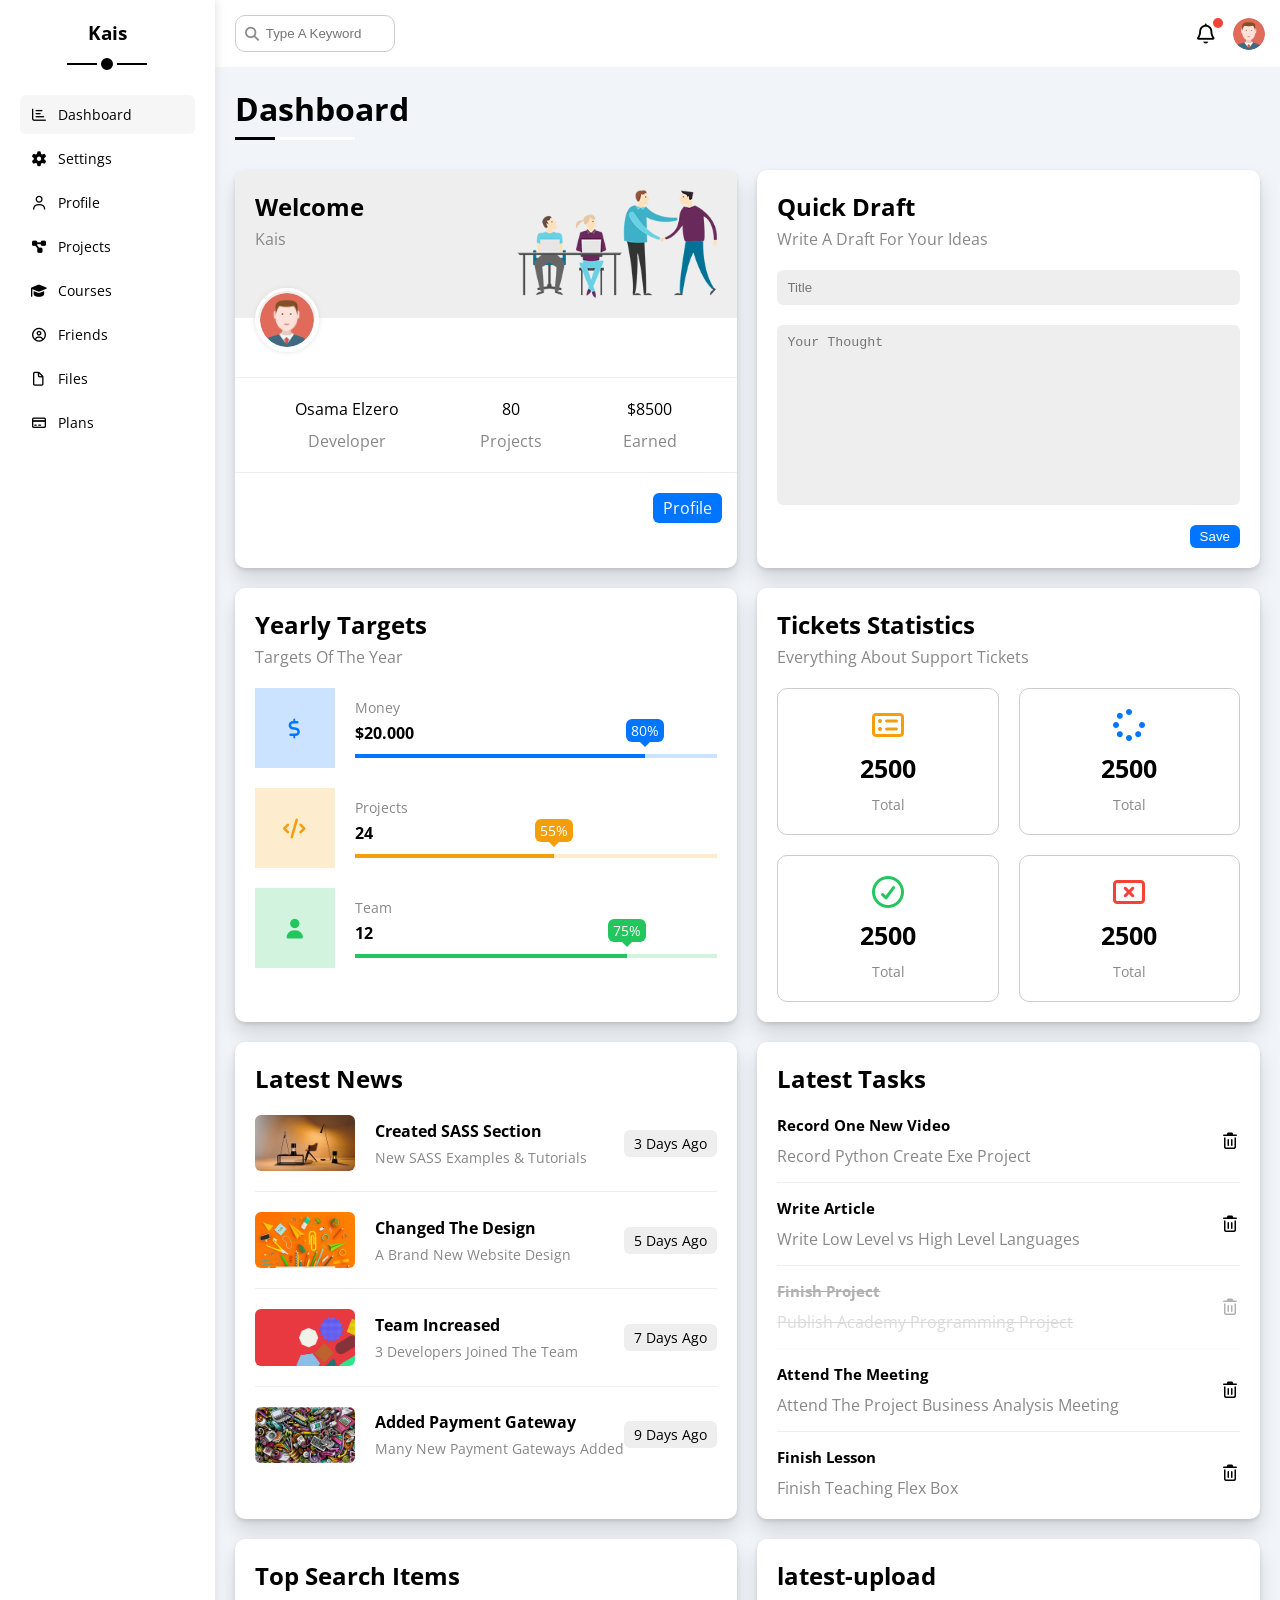
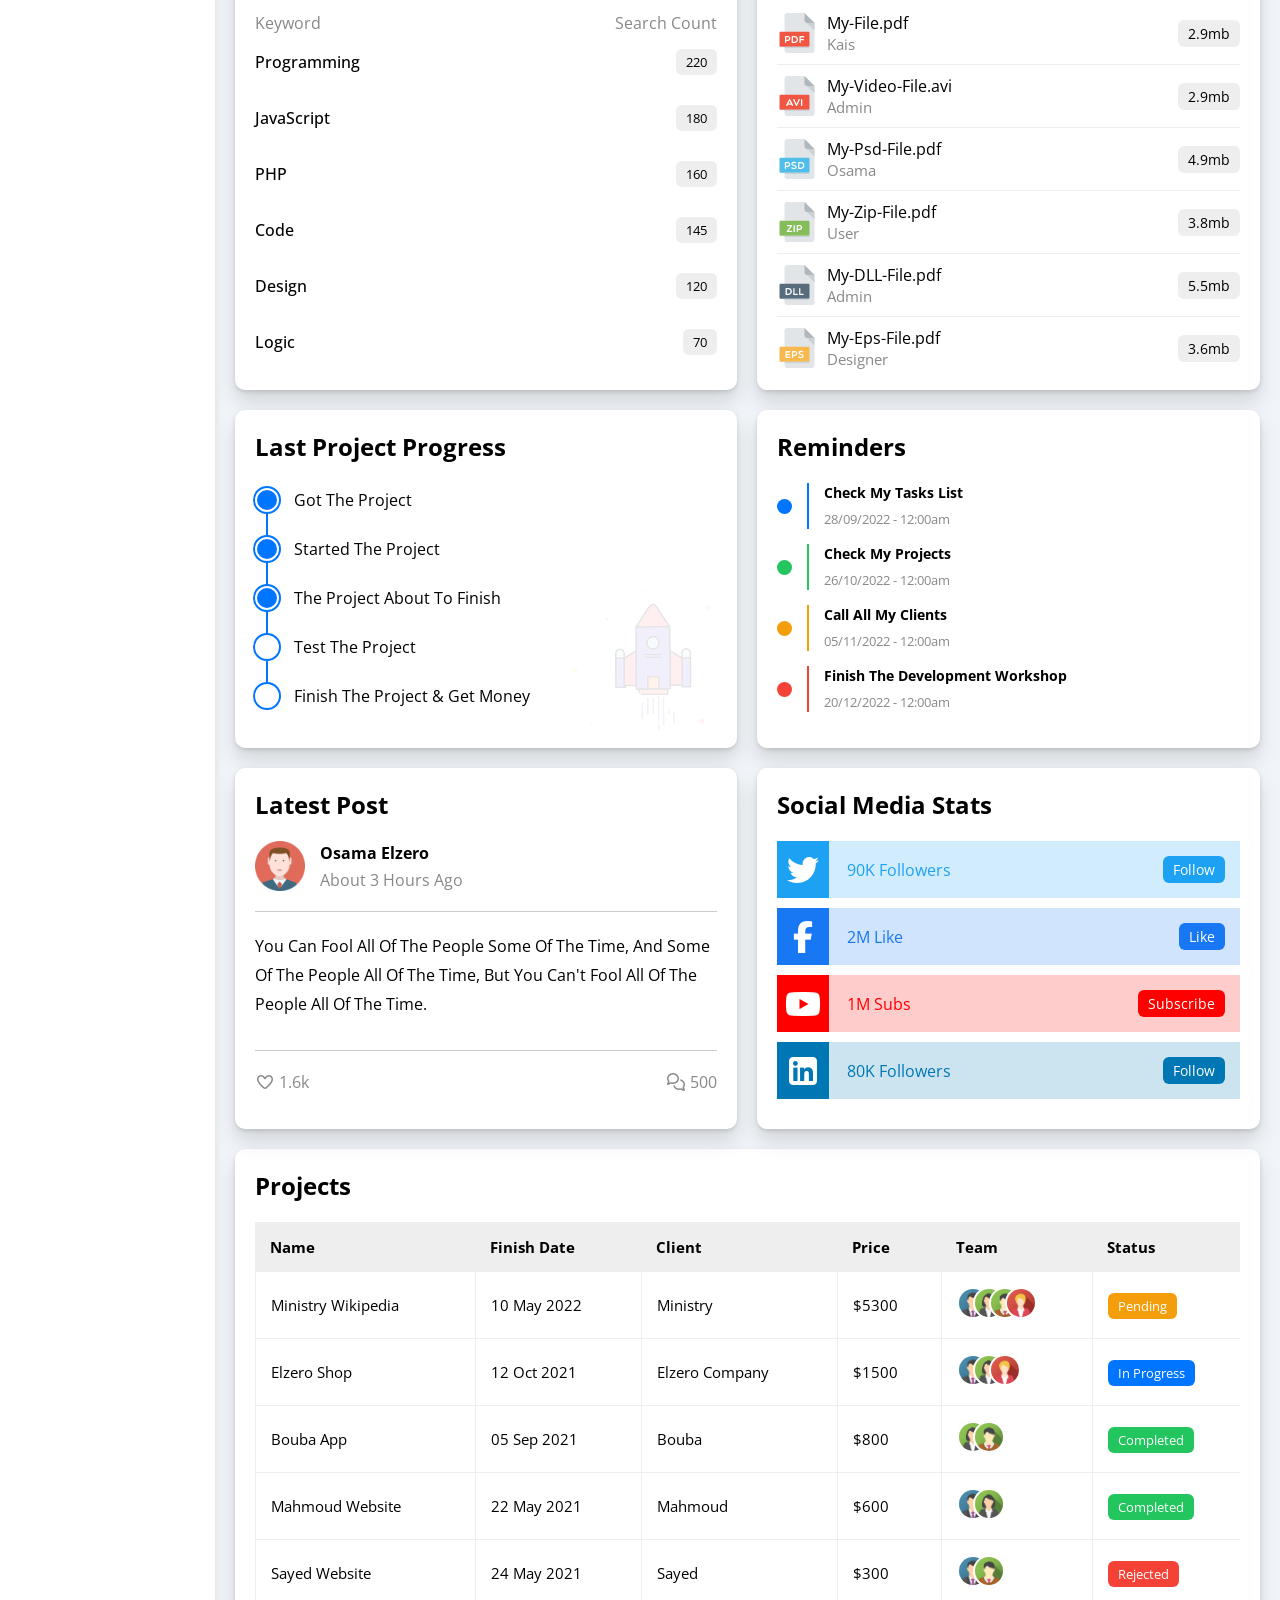
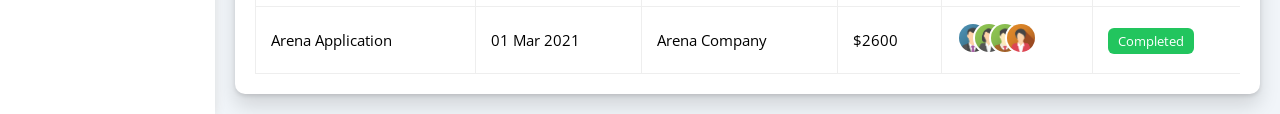
<file: index.html>
<!DOCTYPE html>
<html lang="en">
    <head>
        <meta charset="UTF-8">
        <meta name="viewport" content="width=device-width, initial-scale=1.0">
        <!-- Font Awesome Library -->
        <link rel="stylesheet" href="css/all.min.css">
        <!-- Main Css File -->
        <link rel="stylesheet" href="css/frame-work.css">         
        <link rel="stylesheet" href="css/main-style.css">
        <!-- Google Font -->
        <link rel="preconnect" href="https://fonts.googleapis.com">
        <link rel="preconnect" href="https://fonts.gstatic.com" crossorigin>
        <link href="https://fonts.googleapis.com/css2?family=Open+Sans:ital,wght@0,300..800;1,300..800&display=swap" rel="stylesheet">
        <title>Dashboard</title>
    </head>
    <body>
        <div class="page d-flex">
            <div class="sidebar bg-white p-20 p-rel">
                <h3 class="p-rel mt-0 text-c">Kais</h3>
                <ul>
                    <li>
                        <a class="active d-flex align-center fs-14 c-black rad-6 p-10" href="index.html">
                            <i class="fa-regular fa-chart-bar fa-fw"></i>
                            <span class="ml-10 hide-mobile">Dashboard</span>
                        </a>
                    </li>
                    <li>
                        <a class="d-flex align-center fs-14 c-black rad-6 p-10" href="settings.html">
                            <i class="fa-solid fa-gear fa-fw"></i>
                            <span class="ml-10 hide-mobile">Settings</span>
                        </a>
                    </li>
                    <li>
                        <a class="d-flex align-center fs-14 c-black rad-6 p-10" href="profile.html">
                            <i class="fa-regular fa-user fa-fw"></i>
                            <span class="ml-10 hide-mobile">Profile</span>
                        </a>
                    </li>
                    <li>
                        <a class="d-flex align-center fs-14 c-black rad-6 p-10" href="projects.html">
                            <i class="fa-solid fa-diagram-project fa-fw"></i>
                            <span class="ml-10 hide-mobile">Projects</span>
                        </a>
                    </li>
                    <li>
                        <a class="d-flex align-center fs-14 c-black rad-6 p-10" href="courses.html">
                            <i class="fa-solid fa-graduation-cap fa-fw"></i>
                            <span class="ml-10 hide-mobile">Courses</span>
                        </a>
                    </li>
                    <li>
                        <a class="d-flex align-center fs-14 c-black rad-6 p-10" href="friends.html">
                            <i class="fa-regular fa-circle-user fa-fw"></i>
                            <span class="ml-10 hide-mobile">Friends</span>
                        </a>
                    </li>
                    <li>
                        <a class="d-flex align-center fs-14 c-black rad-6 p-10" href="files.html">
                            <i class="fa-regular fa-file fa-fw"></i>
                            <span class="ml-10 hide-mobile">Files</span>
                        </a>
                    </li>
                    <li>
                        <a class="d-flex align-center fs-14 c-black rad-6 p-10" href="plans.html">
                            <i class="fa-regular fa-credit-card fa-fw"></i>
                            <span class="ml-10 hide-mobile">Plans</span>
                        </a>
                    </li>
                </ul>
            </div>
            <div class="content w-full">
                <!-- Start Head -->
                <div class="head bg-white p-15 flex-between ">
                    <div class="search p-rel">
                        <input class="p-10 border-1-ccc rad-10" type="search" placeholder="Type A Keyword">
                    </div>
                    <div class="icons d-flex align-center">
                        <span class="notification p-rel">
                            <i class="fa-regular fa-bell fa-lg"></i>
                        </span>
                        <img src="images/avatar.png" alt="image">
                    </div>
                </div>
                <!-- End Head -->
                <h1 class="p-rel">Dashboard</h1>
                <!-- Start Wrapper -->
                <div class="wrapper d-grid gap-20">          
                    <!-- Start Welcome -->
                    <div class="welcome hide-overflow bg-white rad-10 box-shadow text-c-mobile">
                        <div class="welcome-header d-flex space-between p-20 bg-eee ">
                            <div>
                                <h2 class="m-0">Welcome</h2>
                                <span class="d-block mt-5 c-gray mb-20">Kais</span>
                            </div>
                            <img class="hide-mobile" src="images/welcome.png" alt="">
                        </div>   
                        <img class="rad-circle" src="images/avatar.png" alt="">
                        <div class="body d-flex text-c p-20 mt-20 mb-20">
                            <div class="f-grow-1 p-rel">Osama Elzero
                                <span class="d-block c-gray mt-10">Developer</span>
                            </div>
                            <div class="f-grow-1 p-rel">80
                                <span class="d-block c-gray mt-10">Projects</span>
                            </div>
                            <div class="f-grow-1 p-rel">$8500
                                <span class="d-block c-gray mt-10">Earned</span>
                            </div>
                        </div>
                        <a class="btn-shape d-block bg-blue w-fit c-white" href="profile.html">Profile</a>
                    </div>
                    <!-- End Welcome -->
                    <!-- Start Quick Draft -->
                    <div class="quick p-20 bg-white rad-10 box-shadow text-c-mobile">
                        <div>
                            <h2 class="m-0">Quick Draft</h2>
                            <span class="d-block mt-5 c-gray mb-20">Write A Draft For Your Ideas</span>
                        </div>
                        <form action="">
                            <input class="w-full bg-eee rad-6 p-10 mb-20 d-block b-none"  type="text" placeholder="Title">
                            <textarea class="w-full bg-eee rad-6 p-10 mb-20 d-block b-none" placeholder="Your Thought"></textarea>
                            <input class="btn-shape d-block bg-blue b-none w-fit c-white" type="submit" value="Save">
                        </form>
                    </div>
                    <!-- End Quick Draft -->
                    <!-- Start Yearly Targets  -->
                    <div class="targets p-20 bg-white rad-10 box-shadow">
                        <div>
                            <h2 class="m-0">Yearly Targets</h2>
                            <span class="d-block mt-5 c-gray mb-20">Targets Of The Year</span>
                        </div>
                        <div class="blue unit mb-20 flex-between">
                            <i class="fa-solid fa-dollar-sign fa-lg flex-center c-blue "></i>
                            <div class="info f-grow-1">
                                <span class="d-block c-gray fs-14">Money</span>
                                <span class="d-block bold mb-10 mt-5">$20.000</span>
                                <div class="progress">
                                    <span class="d-block bg-blue p-rel" style="width: 80%;">
                                        <span class="p-abs d-block bg-blue c-white rad-6 blold">80%</span>
                                    </span>
                                </div>
                            </div>
                        </div>
                        <div class="unit orange mb-20 flex-between">
                            <i class="fa-solid fa-code fa-lg flex-center c-orange"></i>
                            <div class="info f-grow-1">
                                <span class="d-block c-gray fs-14">Projects</span>
                                <span class="d-block bold mb-10 mt-5">24</span>
                                <div class="progress">
                                    <span class="d-block bg-orange p-rel" style="width: 55%;">
                                        <span class="p-abs d-block bg-orange c-white rad-6 blold">55%</span>
                                    </span>
                                </div>
                            </div>
                        </div>
                        <div class="unit green mb-20 flex-between">
                            <i class="fa-solid fa-user fa-lg flex-center c-green"></i>
                            <div class="info f-grow-1">
                                <span class="d-block c-gray fs-14">Team</span>
                                <span class="d-block bold mb-10 mt-5">12</span>
                                <div class="progress">
                                    <span class="d-block bg-green p-rel" style="width: 75%;">
                                        <span class="p-abs d-block bg-green c-white rad-6 blold">75%</span>
                                    </span>
                                </div>
                            </div>
                        </div>
                    </div>
                    <!-- End Yearly Targets -->
                    <!-- Start Tickets Statistics -->
                    <div class="tickets p-20 bg-white rad-10 box-shadow">
                        <div>
                            <h2 class="m-0">Tickets Statistics</h2>
                            <span class="d-block mt-5 c-gray mb-20">Everything About Support Tickets</span>
                        </div>
                        <div class="info d-flex gap-20 text-c flex-wrap">
                            <div class="box border-1-ccc rad-10 p-20">
                                <i class="fa-regular fa-rectangle-list fa-2x mb-10 c-orange"></i>
                                <span class="d-block mb-10 bold fs-25">2500</span>
                                <span class="d-block c-gray fs-14">Total</span>
                            </div>
                            <div class="box border-1-ccc rad-10 p-20">
                                <i class="fa-solid fa-spinner fa-2x mb-10 c-blue"></i>
                                <span class="d-block mb-10 bold fs-25">2500</span>
                                <span class="d-block c-gray fs-14">Total</span>
                            </div>
                            <div class="box border-1-ccc rad-10 p-20">
                                <i class="fa-regular fa-circle-check fa-2x mb-10 c-green"></i>
                                <span class="d-block mb-10 bold fs-25">2500</span>
                                <span class="d-block c-gray fs-14">Total</span>
                            </div>
                            <div class="box border-1-ccc rad-10 p-20">
                                <i class="fa-regular fa-rectangle-xmark fa-2x mb-10 c-red"></i>
                                <span class="d-block mb-10 bold fs-25">2500</span>
                                <span class="d-block c-gray fs-14">Total</span>
                            </div>
                        </div>
                        
                    </div>
                    <!-- End Tickets Statistics -->
                    <!-- Start Latest News -->
                    <div class="news p-20 bg-white rad-10 box-shadow text-c-mobile">
                        <h2 class="mt-0 mb-20">Latest News</h2>
                        <div class="news-row flex-center pb-20 mb-20 column-mobile">
                            <img class="rad-6 mr-15" src="images/news-01.png" alt="">
                            <div class="info">
                                <h3 class="mt-0">Created SASS Section</h3>
                                <p class="m-0 c-gray fs-14">New SASS Examples & Tutorials</p>
                            </div>
                            <div class="btn-shape bg-eee fs-14 label">3 Days Ago</div>
                        </div>
                        <div class="news-row flex-center pb-20 mb-20 column-mobile">
                            <img class="rad-6 mr-15" src="images/news-02.png" alt="">
                            <div class="info">
                                <h3 class="mt-0">Changed The Design</h3>
                                <p class="m-0 c-gray fs-14">A Brand New Website Design</p>
                            </div>
                            <div class="btn-shape bg-eee fs-14 label">5 Days Ago</div>
                        </div>
                        <div class="news-row flex-center pb-20 mb-20 column-mobile">
                            <img class="rad-6 mr-15" src="images/news-03.png" alt="">
                            <div class="info">
                                <h3 class="mt-0">Team Increased</h3>
                                <p class="m-0 c-gray fs-14">3 Developers Joined The Team</p>
                            </div>
                            <div class="btn-shape bg-eee fs-14 label">7 Days Ago</div>
                        </div>
                        <div class="news-row flex-center column-mobile">
                            <img class="rad-6 mr-15" src="images/news-04.png" alt="">
                            <div class="info">
                                <h3 class="mt-0">Added Payment Gateway</h3>
                                <p class="m-0 c-gray fs-14">Many New Payment Gateways Added</p>
                            </div>
                            <div class="btn-shape bg-eee fs-14 label">9 Days Ago</div>
                        </div>
                    </div>
                    <!-- End Latest News -->
                    <!-- Start Tasks -->
                    <div class="tasks p-20 bg-white rad-10 box-shadow">
                        <h2 class="mt-0 mb-20">Latest Tasks</h2>
                        <div class="tasks-row flex-between">
                            <div class="info">
                                <h3 class="mt-0 fs-15 mb-10">Record One New Video</h3>
                                <p class="c-gray m-0 ">Record Python Create Exe Project</p>
                            </div>
                            <i class="fa-regular fa-trash-can delete"></i>
                        </div>
                        <div class="tasks-row flex-between">
                            <div class="info">
                                <h3 class="mt-0 fs-15 mb-10">Write Article</h3>
                                <p class="c-gray m-0">Write Low Level vs High Level Languages</p>
                            </div>
                            <i class="fa-regular fa-trash-can delete"></i>
                        </div>
                        <div class="tasks-row flex-between done">
                            <div class="info">
                                <h3 class="mt-0 fs-15 mb-10">Finish Project</h3>
                                <p class="c-gray m-0">Publish Academy Programming Project</p>
                            </div>
                            <i class="fa-regular fa-trash-can delete"></i>
                        </div>
                        <div class="tasks-row flex-between">
                            <div class="info">
                                <h3 class="mt-0 fs-15 mb-10">Attend The Meeting</h3>
                                <p class="c-gray m-0">Attend The Project Business Analysis Meeting</p>
                            </div>
                            <i class="fa-regular fa-trash-can delete"></i>
                        </div>
                        <div class="tasks-row flex-between">
                            <div class="info">
                                <h3 class="mt-0 fs-15 mb-10">Finish Lesson</h3>
                                <p class="c-gray m-0">Finish Teaching Flex Box</p>
                            </div>
                            <i class="fa-regular fa-trash-can delete"></i>
                        </div>
                    </div>
                    <!-- End Tasks -->
                    <!-- Start Top Search Items -->
                    <div class="top-search p-20 bg-white rad-10 box-shadow">
                        <h2 class="mt-0 mb-20">Top Search Items</h2>
                        <div class="first-row flex-between c-gray">
                            <div>Keyword</div>
                            <div>Search Count</div>
                        </div>
                        <div class="items-row flex-between pb-15 pt-15">
                            <span class="fw-500">Programming</span>
                            <span class="btn-shape bg-eee fs-13">220</span>
                        </div>
                        <div class="items-row flex-between pb-15 pt-15">
                            <span class="fw-500">JavaScript</span>
                            <span class="btn-shape bg-eee fs-13">180</span>
                        </div>
                        <div class="items-row flex-between pb-15 pt-15">
                            <span class="fw-500">PHP</span>
                            <span class="btn-shape bg-eee fs-13">160</span>
                        </div>
                        <div class="items-row flex-between pb-15 pt-15">
                            <span class="fw-500">Code</span>
                            <span class="btn-shape bg-eee fs-13">145</span>
                        </div>
                        <div class="items-row flex-between pb-15 pt-15">
                            <span class="fw-500">Design</span>
                            <span class="btn-shape bg-eee fs-13">120</span>
                        </div>
                        <div class="items-row flex-between pb-15 pt-15">
                            <span class="fw-500">Logic</span>
                            <span class="btn-shape bg-eee fs-13">70</span>
                        </div>
                    </div>
                    <!-- End Top Search Items -->
                    <!-- Start Latest Upload  -->
                    <div class="latest-upload p-20 bg-white rad-10 box-shadow">
                        <h2 class="mt-0 mb-20">latest-upload</h2>
                        <div class="latest-upload-row flex-between">
                            <img class="mr-10" src="images/pdf.svg" alt="">
                            <div class="info f-grow-1 ">
                                <span class="d-block">My-File.pdf</span>
                                <span class="d-block fs-15 c-gray">Kais</span>
                            </div>
                            <span class="d-block fs-14 btn-shape bg-eee">2.9mb</span>
                        </div>
                        <div class="latest-upload-row flex-between">
                            <img class="mr-10" src="images/avi.svg" alt="">
                            <div class="info f-grow-1 ">
                                <span class="d-block">My-Video-File.avi</span>
                                <span class="d-block fs-15 c-gray">Admin</span>
                            </div>
                            <span class="d-block fs-14 btn-shape bg-eee">2.9mb</span>
                        </div>
                        <div class="latest-upload-row flex-between">
                            <img class="mr-10" src="images/psd.svg" alt="">
                            <div class="info f-grow-1 ">
                                <span class="d-block">My-Psd-File.pdf</span>
                                <span class="d-block fs-15 c-gray">Osama</span>
                            </div>
                            <span class="d-block fs-14 btn-shape bg-eee">4.9mb</span>
                        </div>
                        <div class="latest-upload-row flex-between">
                            <img class="mr-10" src="images/zip.svg" alt="">
                            <div class="info f-grow-1 ">
                                <span class="d-block">My-Zip-File.pdf</span>
                                <span class="d-block fs-15 c-gray">User</span>
                            </div>
                            <span class="d-block fs-14 btn-shape bg-eee">3.8mb</span>
                        </div>
                        <div class="latest-upload-row flex-between">
                            <img class="mr-10" src="images/dll.svg" alt="">
                            <div class="info f-grow-1 ">
                                <span class="d-block">My-DLL-File.pdf</span>
                                <span class="d-block fs-15 c-gray">Admin</span>
                            </div>
                            <span class="d-block fs-14 btn-shape bg-eee">5.5mb</span>
                        </div>
                        <div class="latest-upload-row flex-between">
                            <img class="mr-10" src="images/eps.svg" alt="">
                            <div class="info f-grow-1 ">
                                <span class="d-block">My-Eps-File.pdf</span>
                                <span class="d-block fs-15 c-gray">Designer</span>
                            </div>
                            <span class="d-block fs-14 btn-shape bg-eee">3.6mb</span>
                        </div>
                    </div>
                    <!-- End Latest Upload  -->
                    <!-- Start Last Project Progress  -->
                    <div class="latest-projects p-20 bg-white rad-10 p-rel box-shadow text-c-mobile">
                        <h2 class="mt-0 mb-20">Last Project Progress</h2>
                        <ul class="p-rel">
                            <li class="d-flex align-center mt-25 done">Got The Project</li>
                            <li class="d-flex align-center mt-25 done">Started The Project</li>
                            <li class="d-flex align-center mt-25 done">The Project About To Finish</li>
                            <li class="d-flex align-center mt-25 current">Test The Project</li>
                            <li class="d-flex align-center mt-25">Finish The Project & Get Money</li>
                        </ul>
                        <img class="hide-mobile" src="images/project.png" alt="">
                    </div>
                    <!-- End Last Project Progress -->
                    <!-- Start Reminders -->
                    <div class="reminders p-20 bg-white rad-10 p-rel box-shadow">
                        <h2 class="mt-0 mb-20">Reminders</h2>
                        <ul>
                            <li class="blue d-flex align-center mt-15 ">
                                <span class="d-block mr-15"></span>
                                <div class="info">
                                    <p class="mt-0 mb-5 bold fs-14">Check My Tasks List</p>
                                    <span class="fs-13 c-gray">28/09/2022 - 12:00am</span>
                                </div>
                            </li>
                            <li class="green d-flex align-center mt-15">
                                <span class="d-block mr-15"></span>
                                <div class="info">
                                    <p class="mt-0 mb-5 bold fs-14">Check My Projects</p>
                                    <span class="fs-13 c-gray">26/10/2022 - 12:00am</span>
                                </div>
                            </li>
                            <li class="orange d-flex align-center mt-15">
                                <span class="d-block mr-15"></span>
                                <div class="info">
                                    <p class="mt-0 mb-5 bold fs-14">Call All My Clients</p>
                                    <span class="fs-13 c-gray">05/11/2022 - 12:00am</span>
                                </div>
                            </li>
                            <li class="red d-flex align-center mt-15">
                                <span class="d-block mr-15"></span>
                                <div class="info">
                                    <p class="mt-0 mb-5 bold fs-14">Finish The Development Workshop</p>
                                    <span class="fs-13 c-gray">20/12/2022 - 12:00am</span>
                                </div>
                            </li>
                        </ul>
                    </div>
                    <!-- End Reminders -->
                    <!-- Start Latest Post -->
                    <div class="latest-post p-20 bg-white rad-10 p-rel box-shadow">
                        <h2 class="mt-0 mb-20">Latest Post</h2>
                        <div class="d-flex align-center mb-20">
                            <img src="images/avatar.png" alt="">
                            <div class="info">
                                <span class="d-block mt-0 mb-5 bold">Osama Elzero</span>
                                <span class="d-block c-gray">About 3 Hours Ago</span>
                            </div>
                        </div>
                        <div class="description pb-20 mb-20 pt-20 mt-20">
                            You can fool all of the people some of the time, 
                            and some of the people all of the time, but you can't fool 
                            all of the people all of the time.
                        </div>
                        <div class="post-stats flex-between c-gray">
                            <div class="likes">
                                <i class="fa-regular fa-heart"></i>
                                <span>1.6k</span>
                            </div>
                            <div class="comment">
                                <i class="fa-regular fa-comments"></i>
                                <span>500</span>
                            </div>
                        </div>
                    </div>
                    <!-- End Latest Post -->
                    <!-- Start Social Media Stats -->
                    <div class="social-stats p-20 bg-white rad-10 p-rel box-shadow">
                        <h2 class="mt-0 mb-20">Social Media Stats</h2>
                        <div class="box flex-between twitter p-rel mb-10">
                            <i class="fa-brands fa-twitter fa-2x c-white p-abs h-full flex-center bg-blue p-20"></i>
                            <span>90K Followers</span>
                            <a class="btn-shape c-white fs-14" href="#">Follow</a>
                        </div>
                        <div class="box flex-between facebook p-rel mb-10">
                            <i class="fa-brands fa-facebook-f fa-2x c-white p-abs h-full flex-center bg-blue p-20"></i>
                            <span>2M Like</span>
                            <a class="btn-shape c-white fs-14" href="#">Like</a>
                        </div>
                        <div class="box flex-between youtube p-rel mb-10">
                            <i class="fa-brands fa-youtube fa-2x c-white p-abs h-full flex-center bg-blue p-20"></i>
                            <span>1M Subs</span>
                            <a class="btn-shape c-white fs-14" href="#">Subscribe</a>
                        </div>
                        <div class="box flex-between linkedin p-rel mb-10">
                            <i class="fa-brands fa-square-linkedin fa-2x c-white p-abs h-full flex-center bg-blue p-20"></i>
                            <span>80K Followers</span>
                            <a class="btn-shape c-white fs-14" href="#">Follow</a>
                        </div>
                    </div>
                    <!-- End Social Media Stats -->
                </div>
                <!-- End Wrapper -->
                <!-- Start Projects Table -->
                <div class="projects p-20 bg-white rad-10 m-20 box-shadow">
                    <h2 class="mt-0 mb-20">Projects</h2>
                    <div class="responsive-table">
                        <table class="fs-15 w-full">
                            <thead>
                                <tr>
                                    <td>Name</td>
                                    <td>Finish Date</td>
                                    <td>Client</td>
                                    <td>Price</td>
                                    <td>Team</td>
                                    <td>Status</td>
                                </tr>
                            </thead>
                            <tbody>
                                <tr>
                                    <td>Ministry Wikipedia</td>
                                    <td>10 May 2022</td>
                                    <td>Ministry</td>
                                    <td>$5300</td>
                                    <td>
                                        <img src="images/team-01.png" alt="" />
                                        <img src="images/team-02.png" alt="" />
                                        <img src="images/team-03.png" alt="" />
                                        <img src="images/team-05.png" alt="" />
                                    </td>
                                    <td>
                                        <span class="btn-shape c-white fs-13 bg-orange">Pending</span>
                                    </td>
                                </tr>
                                <tr>
                                    <td>Elzero Shop</td>
                                    <td>12 Oct 2021</td>
                                    <td>Elzero Company</td>
                                    <td>$1500</td>
                                    <td>
                                        <img src="images/team-01.png" alt="">
                                        <img src="images/team-02.png" alt="">
                                        <img src="images/team-05.png" alt="">
                                    </td>
                                    <td>
                                        <span class="btn-shape c-white fs-13 bg-blue">In Progress</span>
                                    </td>
                                </tr>
                                <tr>
                                    <td>Bouba App</td>
                                    <td>05 Sep 2021</td>
                                    <td>Bouba</td>
                                    <td>$800</td>
                                    <td>
                                        <img src="images/team-02.png" alt="">
                                        <img src="images/team-03.png" alt="">
                                    </td>
                                    <td>
                                        <span class="btn-shape c-white fs-13 bg-green">Completed</span>
                                    </td>
                                </tr>
                                <tr>
                                    <td>Mahmoud Website</td>
                                    <td>22 May 2021</td>
                                    <td>Mahmoud</td>
                                    <td>$600</td>
                                    <td>
                                        <img src="images/team-01.png" alt="">
                                        <img src="images/team-02.png" alt="">
                                    </td>
                                    <td>
                                        <span class="btn-shape c-white fs-13 bg-green">Completed</span>
                                    </td>
                                </tr>
                                <tr>
                                    <td>Sayed Website</td>
                                    <td>24 May 2021</td>
                                    <td>Sayed</td>
                                    <td>$300</td>
                                    <td>
                                        <img src="images/team-01.png" alt="">
                                        <img src="images/team-03.png" alt="">
                                    </td>
                                    <td>
                                        <span class="btn-shape c-white fs-13 bg-red ">Rejected</span>
                                    </td>
                                </tr>
                                <tr>
                                    <td>Arena Application</td>
                                    <td>01 Mar 2021</td>
                                    <td>Arena Company</td>
                                    <td>$2600</td>
                                    <td>
                                        <img src="images/team-01.png" alt="">
                                        <img src="images/team-02.png" alt="">
                                        <img src="images/team-03.png" alt="">
                                        <img src="images/team-04.png" alt="">
                                    </td>
                                    <td>
                                        <span class="btn-shape c-white fs-13 bg-green">Completed</span>
                                    </td>
                                </tr>
                            </tbody>
                        </table>
                    </div>
                </div>
                <!-- End Projects Table -->
            </div>
            
        </div>
    </body>
</html>
</file>
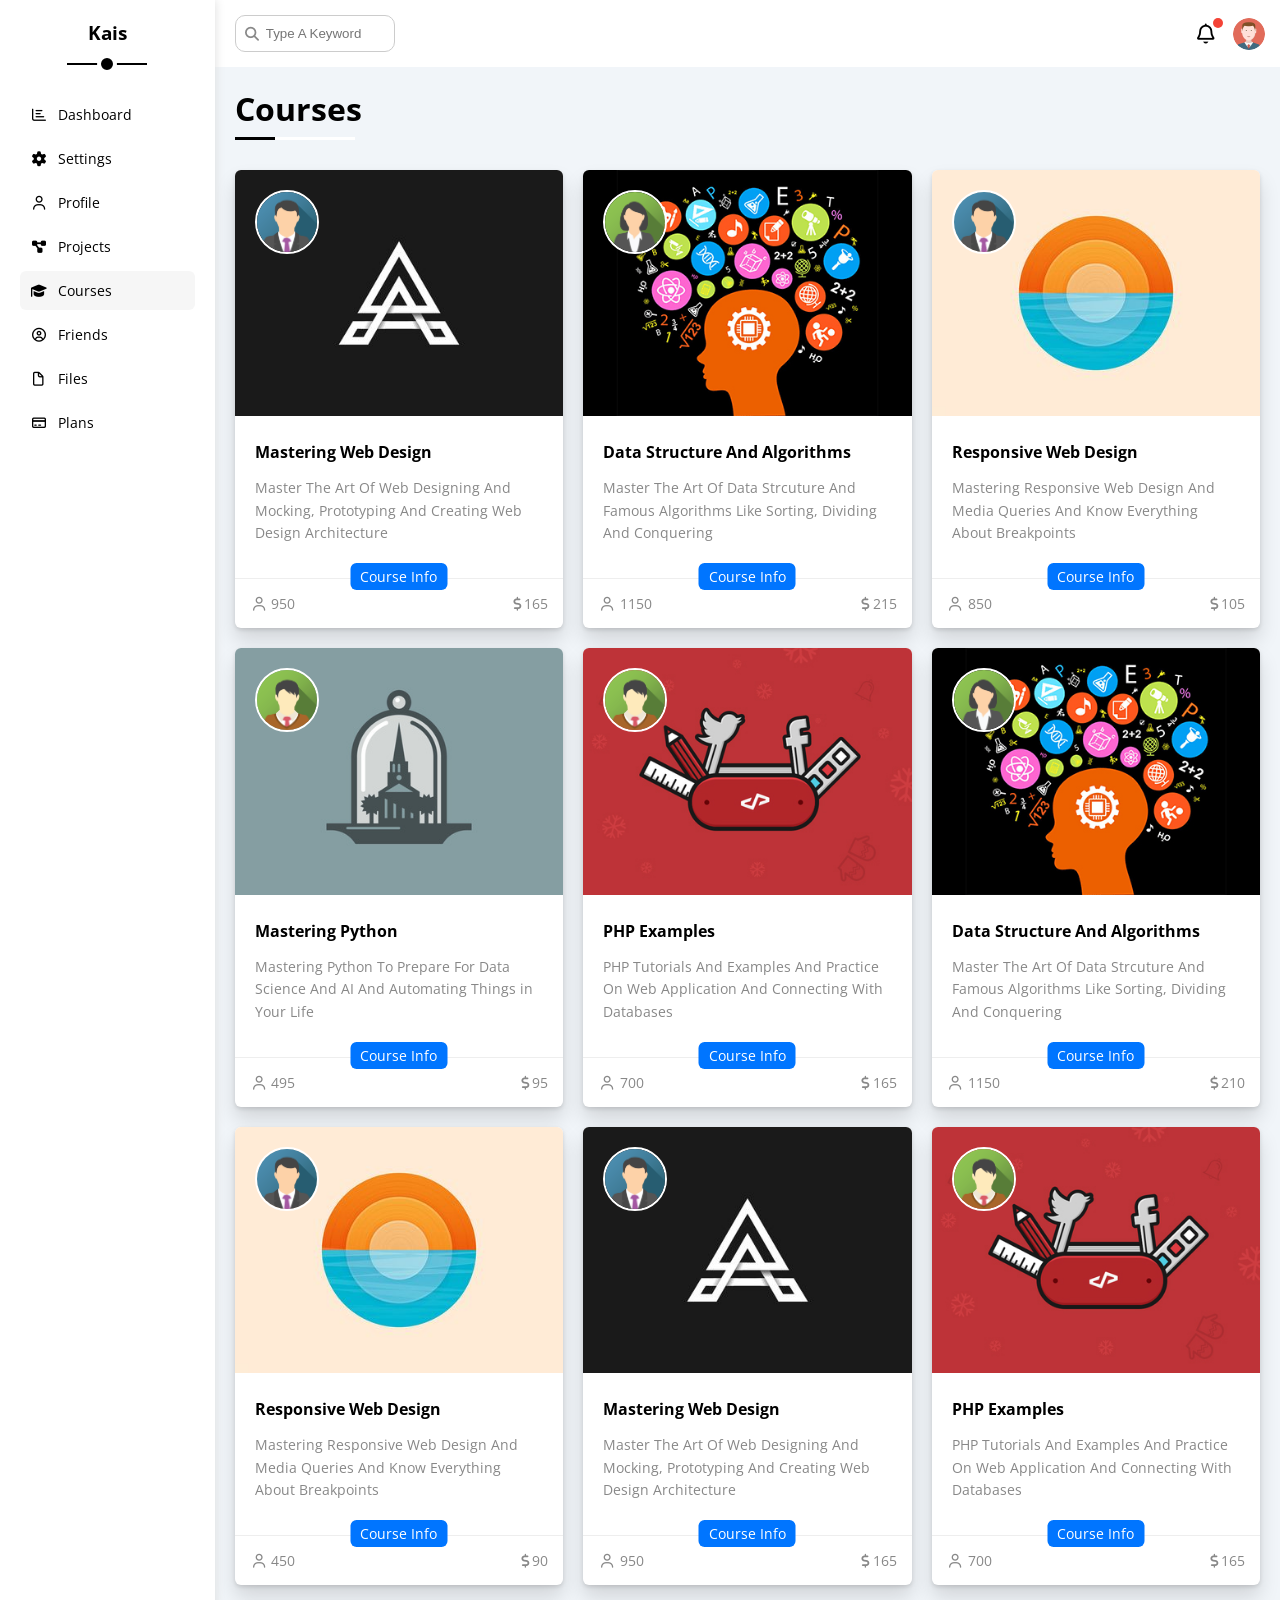
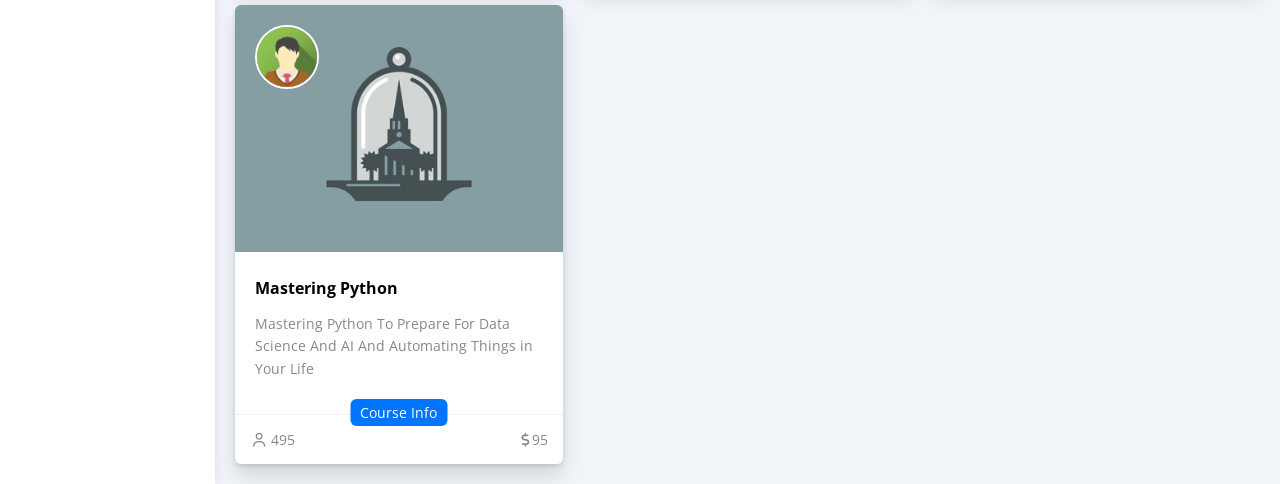
<file: courses.html>
<!DOCTYPE html>
<html lang="en">
    <head>
        <meta charset="UTF-8">
        <meta name="viewport" content="width=device-width, initial-scale=1.0">
        <!-- Font Awesome Library -->
        <link rel="stylesheet" href="css/all.min.css">
        <!-- Main Css File -->
        <link rel="stylesheet" href="css/frame-work.css">         
        <link rel="stylesheet" href="css/main-style.css">
        <!-- Google Font -->
        <link rel="preconnect" href="https://fonts.googleapis.com">
        <link rel="preconnect" href="https://fonts.gstatic.com" crossorigin>
        <link href="https://fonts.googleapis.com/css2?family=Open+Sans:ital,wght@0,300..800;1,300..800&display=swap" rel="stylesheet">
        <title>Courses</title>
    </head>
    <body>
        <div class="page d-flex">
            <div class="sidebar bg-white p-20 p-rel">
                <h3 class="p-rel mt-0 text-c">Kais</h3>
                <ul>
                    <li>
                        <a class="d-flex align-center fs-14 c-black rad-6 p-10" href="index.html">
                            <i class="fa-regular fa-chart-bar fa-fw"></i>
                            <span class="ml-10 hide-mobile">Dashboard</span>
                        </a>
                    </li>
                    <li>
                        <a class="d-flex align-center fs-14 c-black rad-6 p-10" href="settings.html">
                            <i class="fa-solid fa-gear fa-fw"></i>
                            <span class="ml-10 hide-mobile">Settings</span>
                        </a>
                    </li>
                    <li>
                        <a class="d-flex align-center fs-14 c-black rad-6 p-10" href="profile.html">
                            <i class="fa-regular fa-user fa-fw"></i>
                            <span class="ml-10 hide-mobile">Profile</span>
                        </a>
                    </li>
                    <li>
                        <a class="d-flex align-center fs-14 c-black rad-6 p-10" href="projects.html">
                            <i class="fa-solid fa-diagram-project fa-fw"></i>
                            <span class="ml-10 hide-mobile">Projects</span>
                        </a>
                    </li>
                    <li>
                        <a class="active d-flex align-center fs-14 c-black rad-6 p-10" href="courses.html">
                            <i class="fa-solid fa-graduation-cap fa-fw"></i>
                            <span class="ml-10 hide-mobile">Courses</span>
                        </a>
                    </li>
                    <li>
                        <a class="d-flex align-center fs-14 c-black rad-6 p-10" href="friends.html">
                            <i class="fa-regular fa-circle-user fa-fw"></i>
                            <span class="ml-10 hide-mobile">Friends</span>
                        </a>
                    </li>
                    <li>
                        <a class="d-flex align-center fs-14 c-black rad-6 p-10" href="files.html">
                            <i class="fa-regular fa-file fa-fw"></i>
                            <span class="ml-10 hide-mobile">Files</span>
                        </a>
                    </li>
                    <li>
                        <a class="d-flex align-center fs-14 c-black rad-6 p-10" href="plans.html">
                            <i class="fa-regular fa-credit-card fa-fw"></i>
                            <span class="ml-10 hide-mobile">Plans</span>
                        </a>
                    </li>
                </ul>
            </div>
            <div class="content w-full">
                <!-- Start Head -->
                <div class="head bg-white p-15 flex-between ">
                    <div class="search p-rel">
                        <input class="p-10 border-1-ccc rad-10" type="search" placeholder="Type A Keyword">
                    </div>
                    <div class="icons d-flex align-center">
                        <span class="notification p-rel">
                            <i class="fa-regular fa-bell fa-lg"></i>
                        </span>
                        <img src="images/avatar.png" alt="image">
                    </div>
                </div>
                <!-- End Head -->
                <h1 class="p-rel">Courses</h1>
                <div class="courses-page m-20 d-grid gap-20">
                    <div class="course bg-white hide-overflow rad-6 p-rel box-shadow">
                        <img class="cover" src="images/course-01.jpg" alt="">
                        <img class="avatar rad-circle p-abs" src="images/team-01.png" alt="">
                        <div class="p-20 p-rel border-b-1-eee">
                            <h4 class="m-0 fs-16">Mastering Web Design</h4>
                            <p class="c-gray fs-14">
                                Master The Art Of Web Designing And Mocking, 
                                Prototyping And Creating Web Design Architecture
                            </p>
                            <a class="btn-shape bg-blue c-white p-abs fs-14" href="#">Course Info</a>
                        </div>
                        <div class="info flex-between c-gray p-15">
                            <div class="fs-14">
                                <i class="fa-regular fa-user"></i>
                                <span>950</span>
                            </div>
                            <div class="fs-14">
                                <i class="fa-solid fa-dollar-sign"></i>
                                <span>165</span>
                            </div>
                        </div>
                    </div>
                    <div class="course bg-white hide-overflow rad-6 p-rel box-shadow">
                        <img class="cover" src="images/course-02.jpg" alt="">
                        <img class="avatar rad-circle p-abs" src="images/team-02.png" alt="">
                        <div class="p-20 p-rel border-b-1-eee">
                            <h4 class="m-0 fs-16">Data Structure And Algorithms</h4>
                            <p class="c-gray fs-14">
                                Master The Art Of Data Strcuture And Famous Algorithms Like 
                                Sorting, Dividing And Conquering
                            </p>
                            <a class="btn-shape bg-blue c-white p-abs fs-14" href="#">Course Info</a>
                        </div>
                        <div class="info flex-between c-gray p-15">
                            <div class="fs-14">
                                <i class="fa-regular fa-user"></i>
                                <span>1150</span>
                            </div>
                            <div class="fs-14">
                                <i class="fa-solid fa-dollar-sign"></i>
                                <span>215</span>
                            </div>
                        </div>
                    </div>
                    <div class="course bg-white hide-overflow rad-6 p-rel box-shadow">
                        <img class="cover" src="images/course-03.jpg" alt="">
                        <img class="avatar rad-circle p-abs" src="images/team-01.png" alt="">
                        <div class="p-20 p-rel border-b-1-eee">
                            <h4 class="m-0 fs-16">Responsive Web Design</h4>
                            <p class="c-gray fs-14">
                                Mastering Responsive Web Design And Media Queries And Know 
                                Everything About Breakpoints
                            </p>
                            <a class="btn-shape bg-blue c-white p-abs fs-14" href="#">Course Info</a>
                        </div>
                        <div class="info flex-between c-gray p-15">
                            <div class="fs-14">
                                <i class="fa-regular fa-user"></i>
                                <span>850</span>
                            </div>
                            <div class="fs-14">
                                <i class="fa-solid fa-dollar-sign"></i>
                                <span>105</span>
                            </div>
                        </div>
                    </div>
                    <div class="course bg-white hide-overflow rad-6 p-rel box-shadow">
                        <img class="cover" src="images/course-04.jpg" alt="">
                        <img class="avatar rad-circle p-abs" src="images/team-03.png" alt="">
                        <div class="p-20 p-rel border-b-1-eee">
                            <h4 class="m-0 fs-16">Mastering Python</h4>
                            <p class="c-gray fs-14">
                                Mastering Python To Prepare For Data Science And AI 
                                And Automating Things in Your Life
                            </p>
                            <a class="btn-shape bg-blue c-white p-abs fs-14" href="#">Course Info</a>
                        </div>
                        <div class="info flex-between c-gray p-15">
                            <div class="fs-14">
                                <i class="fa-regular fa-user"></i>
                                <span>495</span>
                            </div>
                            <div class="fs-14">
                                <i class="fa-solid fa-dollar-sign"></i>
                                <span>95</span>
                            </div>
                        </div>
                    </div>
                    <div class="course bg-white hide-overflow rad-6 p-rel box-shadow">
                        <img class="cover" src="images/course-05.jpg" alt="">
                        <img class="avatar rad-circle p-abs" src="images/team-03.png" alt="">
                        <div class="p-20 p-rel border-b-1-eee">
                            <h4 class="m-0 fs-16">PHP Examples</h4>
                            <p class="c-gray fs-14">
                                PHP Tutorials And Examples And Practice On Web 
                                Application And Connecting With Databases
                            </p>
                            <a class="btn-shape bg-blue c-white p-abs fs-14" href="#">Course Info</a>
                        </div>
                        <div class="info flex-between c-gray p-15">
                            <div class="fs-14">
                                <i class="fa-regular fa-user"></i>
                                <span>700</span>
                            </div>
                            <div class="fs-14">
                                <i class="fa-solid fa-dollar-sign"></i>
                                <span>165</span>
                            </div>
                        </div>
                    </div>
                    <div class="course bg-white hide-overflow rad-6 p-rel box-shadow">
                        <img class="cover" src="images/course-02.jpg" alt="">
                        <img class="avatar rad-circle p-abs" src="images/team-02.png" alt="">
                        <div class="p-20 p-rel border-b-1-eee">
                            <h4 class="m-0 fs-16">Data Structure And Algorithms</h4>
                            <p class="c-gray fs-14">
                                Master The Art Of Data Strcuture And 
                                Famous Algorithms Like Sorting, Dividing And Conquering
                            </p>
                            <a class="btn-shape bg-blue c-white p-abs fs-14" href="#">Course Info</a>
                        </div>
                        <div class="info flex-between c-gray p-15">
                            <div class="fs-14">
                                <i class="fa-regular fa-user"></i>
                                <span>1150</span>
                            </div>
                            <div class="fs-14">
                                <i class="fa-solid fa-dollar-sign"></i>
                                <span>210</span>
                            </div>
                        </div>
                    </div>
                    <div class="course bg-white hide-overflow rad-6 p-rel box-shadow">
                        <img class="cover" src="images/course-03.jpg" alt="">
                        <img class="avatar rad-circle p-abs" src="images/team-01.png" alt="">
                        <div class="p-20 p-rel border-b-1-eee">
                            <h4 class="m-0 fs-16">Responsive Web Design</h4>
                            <p class="c-gray fs-14">
                                Mastering Responsive Web Design And Media Queries 
                                And Know Everything About Breakpoints
                            </p>
                            <a class="btn-shape bg-blue c-white p-abs fs-14" href="#">Course Info</a>
                        </div>
                        <div class="info flex-between c-gray p-15">
                            <div class="fs-14">
                                <i class="fa-regular fa-user"></i>
                                <span>450</span>
                            </div>
                            <div class="fs-14">
                                <i class="fa-solid fa-dollar-sign"></i>
                                <span>90</span>
                            </div>
                        </div>
                    </div>
                    <div class="course bg-white hide-overflow rad-6 p-rel box-shadow">
                        <img class="cover" src="images/course-01.jpg" alt="">
                        <img class="avatar rad-circle p-abs" src="images/team-01.png" alt="">
                        <div class="p-20 p-rel border-b-1-eee">
                            <h4 class="m-0 fs-16">Mastering Web Design</h4>
                            <p class="c-gray fs-14">
                                Master The Art Of Web Designing And Mocking, 
                                Prototyping And Creating Web Design Architecture
                            </p>
                            <a class="btn-shape bg-blue c-white p-abs fs-14" href="#">Course Info</a>
                        </div>
                        <div class="info flex-between c-gray p-15">
                            <div class="fs-14">
                                <i class="fa-regular fa-user"></i>
                                <span>950</span>
                            </div>
                            <div class="fs-14">
                                <i class="fa-solid fa-dollar-sign"></i>
                                <span>165</span>
                            </div>
                        </div>
                    </div>
                    <div class="course bg-white hide-overflow rad-6 p-rel box-shadow">
                        <img class="cover" src="images/course-05.jpg" alt="">
                        <img class="avatar rad-circle p-abs" src="images/team-03.png" alt="">
                        <div class="p-20 p-rel border-b-1-eee">
                            <h4 class="m-0 fs-16">PHP Examples</h4>
                            <p class="c-gray fs-14">
                                PHP Tutorials And Examples And Practice On Web 
                                Application And Connecting With Databases
                            </p>
                            <a class="btn-shape bg-blue c-white p-abs fs-14" href="#">Course Info</a>
                        </div>
                        <div class="info flex-between c-gray p-15">
                            <div class="fs-14">
                                <i class="fa-regular fa-user"></i>
                                <span>700</span>
                            </div>
                            <div class="fs-14">
                                <i class="fa-solid fa-dollar-sign"></i>
                                <span>165</span>
                            </div>
                        </div>
                    </div>
                    <div class="course bg-white hide-overflow rad-6 p-rel box-shadow">
                        <img class="cover" src="images/course-04.jpg" alt="">
                        <img class="avatar rad-circle p-abs" src="images/team-03.png" alt="">
                        <div class="p-20 p-rel border-b-1-eee">
                            <h4 class="m-0 fs-16">Mastering Python</h4>
                            <p class="c-gray fs-14">
                                Mastering Python To Prepare For Data Science And AI 
                                And Automating Things in Your Life
                            </p>
                            <a class="btn-shape bg-blue c-white p-abs fs-14" href="#">Course Info</a>
                        </div>
                        <div class="info flex-between c-gray p-15">
                            <div class="fs-14">
                                <i class="fa-regular fa-user"></i>
                                <span>495</span>
                            </div>
                            <div class="fs-14">
                                <i class="fa-solid fa-dollar-sign"></i>
                                <span>95</span>
                            </div>
                        </div>
                    </div>
                </div>
            </div>
        </div>
    </body>
</html>
</file>
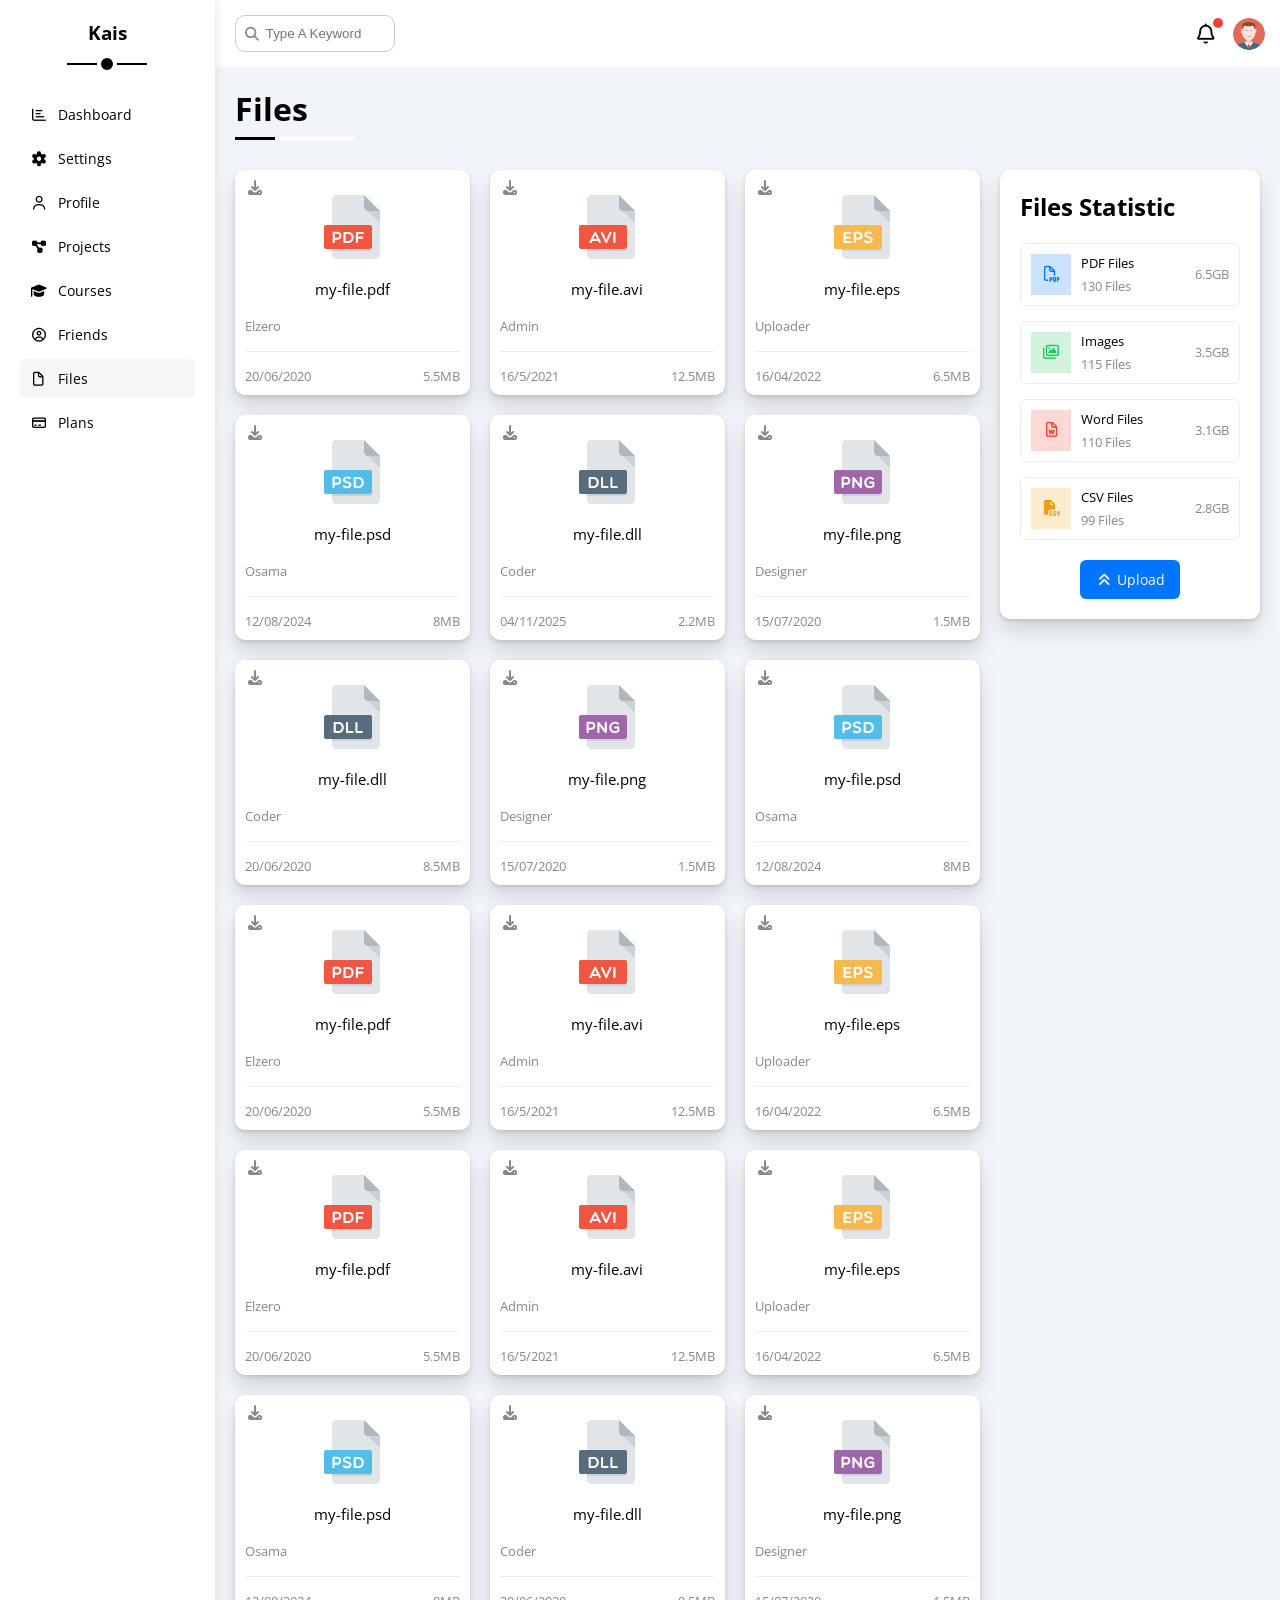
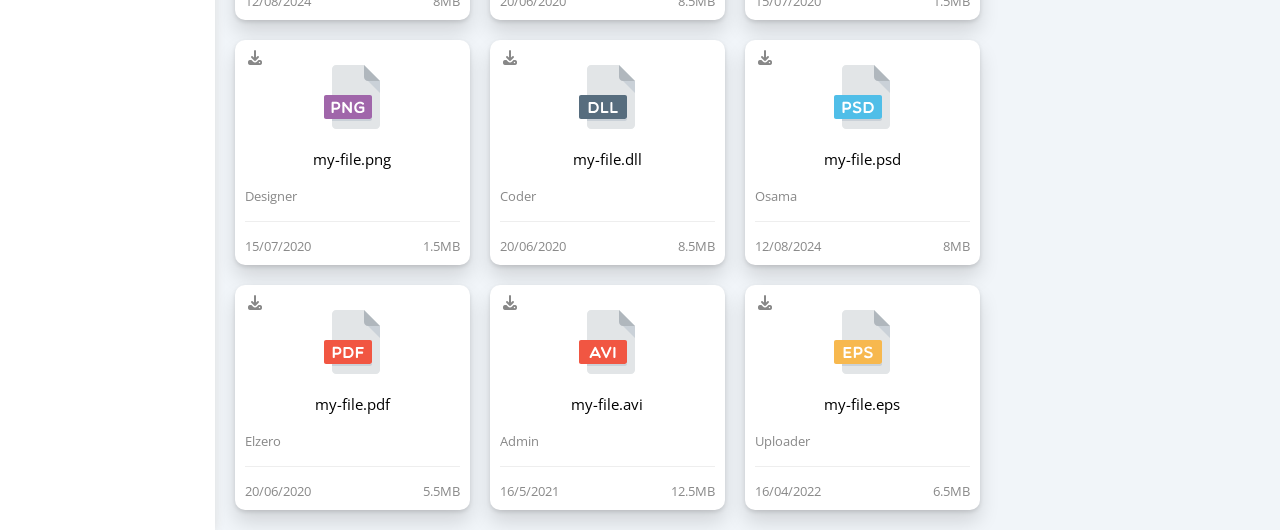
<file: files.html>
<!DOCTYPE html>
<html lang="en">
    <head>
        <meta charset="UTF-8">
        <meta name="viewport" content="width=device-width, initial-scale=1.0">
        <!-- Font Awesome Library -->
        <link rel="stylesheet" href="css/all.min.css">
        <!-- Main Css File -->
        <link rel="stylesheet" href="css/frame-work.css">         
        <link rel="stylesheet" href="css/main-style.css">
        <!-- Google Font -->
        <link rel="preconnect" href="https://fonts.googleapis.com">
        <link rel="preconnect" href="https://fonts.gstatic.com" crossorigin>
        <link href="https://fonts.googleapis.com/css2?family=Open+Sans:ital,wght@0,300..800;1,300..800&display=swap" rel="stylesheet">
        <title>Files</title>
    </head>
    <body>
        <div class="page d-flex">
            <div class="sidebar bg-white p-20 p-rel">
                <h3 class="p-rel mt-0 text-c">Kais</h3>
                <ul>
                    <li>
                        <a class="d-flex align-center fs-14 c-black rad-6 p-10" href="index.html">
                            <i class="fa-regular fa-chart-bar fa-fw"></i>
                            <span class="ml-10 hide-mobile">Dashboard</span>
                        </a>
                    </li>
                    <li>
                        <a class="d-flex align-center fs-14 c-black rad-6 p-10" href="settings.html">
                            <i class="fa-solid fa-gear fa-fw"></i>
                            <span class="ml-10 hide-mobile">Settings</span>
                        </a>
                    </li>
                    <li>
                        <a class="d-flex align-center fs-14 c-black rad-6 p-10" href="profile.html">
                            <i class="fa-regular fa-user fa-fw"></i>
                            <span class="ml-10 hide-mobile">Profile</span>
                        </a>
                    </li>
                    <li>
                        <a class="d-flex align-center fs-14 c-black rad-6 p-10" href="projects.html">
                            <i class="fa-solid fa-diagram-project fa-fw"></i>
                            <span class="ml-10 hide-mobile">Projects</span>
                        </a>
                    </li>
                    <li>
                        <a class="d-flex align-center fs-14 c-black rad-6 p-10" href="courses.html">
                            <i class="fa-solid fa-graduation-cap fa-fw"></i>
                            <span class="ml-10 hide-mobile">Courses</span>
                        </a>
                    </li>
                    <li>
                        <a class="d-flex align-center fs-14 c-black rad-6 p-10" href="friends.html">
                            <i class="fa-regular fa-circle-user fa-fw"></i>
                            <span class="ml-10 hide-mobile">Friends</span>
                        </a>
                    </li>
                    <li>
                        <a class="active d-flex align-center fs-14 c-black rad-6 p-10" href="files.html">
                            <i class="fa-regular fa-file fa-fw"></i>
                            <span class="ml-10 hide-mobile">Files</span>
                        </a>
                    </li>
                    <li>
                        <a class="d-flex align-center fs-14 c-black rad-6 p-10" href="plans.html">
                            <i class="fa-regular fa-credit-card fa-fw"></i>
                            <span class="ml-10 hide-mobile">Plans</span>
                        </a>
                    </li>
                </ul>
            </div>
            <div class="content w-full">
                <!-- Start Head -->
                <div class="head bg-white p-15 flex-between ">
                    <div class="search p-rel">
                        <input class="p-10 border-1-ccc rad-10" type="search" placeholder="Type A Keyword">
                    </div>
                    <div class="icons d-flex align-center">
                        <span class="notification p-rel">
                            <i class="fa-regular fa-bell fa-lg"></i>
                        </span>
                        <img src="images/avatar.png" alt="image">
                    </div>
                </div>
                <!-- End Head -->
                <h1 class="p-rel">Files</h1>
                <div class="files-page d-flex gap-20 m-20">
                    <div class="files-stats bg-white rad-10 p-20 box-shadow">
                        <h2 class="mt-0 text-c-mobile">Files Statistic</h2>
                        <div class="box d-flex align-center border-1-eee p-10 mb-15 rad-6">
                            <i class="fa-regular fa-file-pdf fa-lg c-blue flex-center p-20 fs-15 blue"></i>
                            <div class="fs-13">
                                <span class="d-block mb-5">PDF Files</span>
                                <span class="d-block c-gray">130 Files</span>
                            </div>
                            <span class="c-gray fs-13">6.5GB</span>
                        </div>
                        <div class="box d-flex align-center border-1-eee p-10 mb-15 rad-6">
                            <i class="fa-regular fa-images fa-lg c-green flex-center p-20 fs-15 green"></i>
                            <div class="fs-13">
                                <span class="d-block mb-5">Images</span>
                                <span class="d-block c-gray">115 Files</span>
                            </div>
                            <span class="c-gray fs-13">3.5GB</span>
                        </div>
                        <div class="box d-flex align-center border-1-eee p-10 mb-15 rad-6">
                            <i class="fa-regular fa-file-word fa-lg c-red flex-center p-20 fs-15 red"></i>
                            <div class="fs-13">
                                <span class="d-block mb-5">Word Files</span>
                                <span class="d-block c-gray">110 Files</span>
                            </div>
                            <span class="c-gray fs-13">3.1GB</span>
                        </div>
                        <div class="box d-flex align-center border-1-eee p-10 mb-15 rad-6">
                            <i class="fa-solid fa-file-csv fa-lg c-orange flex-center p-20 fs-15 orange"></i>
                            <div class="fs-13">
                                <span class="d-block mb-5">CSV Files</span>
                                <span class="d-block c-gray">99 Files</span>
                            </div>
                            <span class="c-gray fs-13">2.8GB</span>
                        </div>
                        <a class="d-block w-fit bg-blue c-white fs-14 rad-6" href="#">
                            <i class="fa-solid fa-angles-up"></i>
                            Upload
                        </a>
                    </div>
                    <div class="files-content d-grid gap-20 f-grow-1">
                        <div class="file bg-white rad-10 p-10 p-rel box-shadow">
                            <i class="fa-solid fa-download c-gray p-abs"></i>
                            <div class="icon text-c">
                                <img class="mt-15 mb-15" src="images/pdf.svg" alt="">
                            </div>
                            <h4 class="fw-normal fs-15 mt-0 mb-15 text-c">my-file.pdf</h4>
                            <span class="c-gray fs-13">Elzero</span>
                            <div class="info flex-between fs-13 c-gray mt-15 pt-15 border-t-1-eee">
                                <span>20/06/2020</span>
                                <span>5.5MB</span>
                            </div>
                        </div>
                        <div class="file bg-white rad-10 p-10 p-rel box-shadow">
                            <i class="fa-solid fa-download c-gray p-abs"></i>
                            <div class="icon text-c">
                                <img class="mt-15 mb-15" src="images/avi.svg" alt="">
                            </div>
                            <h4 class="fw-normal fs-15 mt-0 mb-15 text-c">my-file.avi</h4>
                            <span class="c-gray fs-13">Admin</span>
                            <div class="info flex-between fs-13 c-gray mt-15 pt-15 border-t-1-eee">
                                <span>16/5/2021</span>
                                <span>12.5MB</span>
                            </div>
                        </div>
                        <div class="file bg-white rad-10 p-10 p-rel box-shadow">
                            <i class="fa-solid fa-download c-gray p-abs"></i>
                            <div class="icon text-c">
                                <img class="mt-15 mb-15" src="images/eps.svg" alt="">
                            </div>
                            <h4 class="fw-normal fs-15 mt-0 mb-15 text-c">my-file.eps</h4>
                            <span class="c-gray fs-13">Uploader</span>
                            <div class="info flex-between fs-13 c-gray mt-15 pt-15 border-t-1-eee">
                                <span>16/04/2022</span>
                                <span>6.5MB</span>
                            </div>
                        </div>
                        <div class="file bg-white rad-10 p-10 p-rel box-shadow">
                            <i class="fa-solid fa-download c-gray p-abs"></i>
                            <div class="icon text-c">
                                <img class="mt-15 mb-15" src="images/psd.svg" alt="">
                            </div>
                            <h4 class="fw-normal fs-15 mt-0 mb-15 text-c">my-file.psd</h4>
                            <span class="c-gray fs-13">Osama</span>
                            <div class="info flex-between fs-13 c-gray mt-15 pt-15 border-t-1-eee">
                                <span>12/08/2024</span>
                                <span>8MB</span>
                            </div>
                        </div>
                        <div class="file bg-white rad-10 p-10 p-rel box-shadow">
                            <i class="fa-solid fa-download c-gray p-abs"></i>
                            <div class="icon text-c">
                                <img class="mt-15 mb-15" src="images/dll.svg" alt="">
                            </div>
                            <h4 class="fw-normal fs-15 mt-0 mb-15 text-c">my-file.dll</h4>
                            <span class="c-gray fs-13">Coder</span>
                            <div class="info flex-between fs-13 c-gray mt-15 pt-15 border-t-1-eee">
                                <span>04/11/2025</span>
                                <span>2.2MB</span>
                            </div>
                        </div>
                        <div class="file bg-white rad-10 p-10 p-rel box-shadow">
                            <i class="fa-solid fa-download c-gray p-abs"></i>
                            <div class="icon text-c">
                                <img class="mt-15 mb-15" src="images/png.svg" alt="">
                            </div>
                            <h4 class="fw-normal fs-15 mt-0 mb-15 text-c">my-file.png</h4>
                            <span class="c-gray fs-13">Designer</span>
                            <div class="info flex-between fs-13 c-gray mt-15 pt-15 border-t-1-eee">
                                <span>15/07/2020</span>
                                <span>1.5MB</span>
                            </div>
                        </div>
                        <div class="file bg-white rad-10 p-10 p-rel box-shadow">
                            <i class="fa-solid fa-download c-gray p-abs"></i>
                            <div class="icon text-c">
                                <img class="mt-15 mb-15" src="images/dll.svg" alt="">
                            </div>
                            <h4 class="fw-normal fs-15 mt-0 mb-15 text-c">my-file.dll</h4>
                            <span class="c-gray fs-13">Coder</span>
                            <div class="info flex-between fs-13 c-gray mt-15 pt-15 border-t-1-eee">
                                <span>20/06/2020</span>
                                <span>8.5MB</span>
                            </div>
                        </div>
                        <div class="file bg-white rad-10 p-10 p-rel box-shadow">
                            <i class="fa-solid fa-download c-gray p-abs"></i>
                            <div class="icon text-c">
                                <img class="mt-15 mb-15" src="images/png.svg" alt="">
                            </div>
                            <h4 class="fw-normal fs-15 mt-0 mb-15 text-c">my-file.png</h4>
                            <span class="c-gray fs-13">Designer</span>
                            <div class="info flex-between fs-13 c-gray mt-15 pt-15 border-t-1-eee">
                                <span>15/07/2020</span>
                                <span>1.5MB</span>
                            </div>
                        </div>
                        <div class="file bg-white rad-10 p-10 p-rel box-shadow">
                            <i class="fa-solid fa-download c-gray p-abs"></i>
                            <div class="icon text-c">
                                <img class="mt-15 mb-15" src="images/psd.svg" alt="">
                            </div>
                            <h4 class="fw-normal fs-15 mt-0 mb-15 text-c">my-file.psd</h4>
                            <span class="c-gray fs-13">Osama</span>
                            <div class="info flex-between fs-13 c-gray mt-15 pt-15 border-t-1-eee">
                                <span>12/08/2024</span>
                                <span>8MB</span>
                            </div>
                        </div>
                        <div class="file bg-white rad-10 p-10 p-rel box-shadow">
                            <i class="fa-solid fa-download c-gray p-abs"></i>
                            <div class="icon text-c">
                                <img class="mt-15 mb-15" src="images/pdf.svg" alt="">
                            </div>
                            <h4 class="fw-normal fs-15 mt-0 mb-15 text-c">my-file.pdf</h4>
                            <span class="c-gray fs-13">Elzero</span>
                            <div class="info flex-between fs-13 c-gray mt-15 pt-15 border-t-1-eee">
                                <span>20/06/2020</span>
                                <span>5.5MB</span>
                            </div>
                        </div>
                        <div class="file bg-white rad-10 p-10 p-rel box-shadow">
                            <i class="fa-solid fa-download c-gray p-abs"></i>
                            <div class="icon text-c">
                                <img class="mt-15 mb-15" src="images/avi.svg" alt="">
                            </div>
                            <h4 class="fw-normal fs-15 mt-0 mb-15 text-c">my-file.avi</h4>
                            <span class="c-gray fs-13">Admin</span>
                            <div class="info flex-between fs-13 c-gray mt-15 pt-15 border-t-1-eee">
                                <span>16/5/2021</span>
                                <span>12.5MB</span>
                            </div>
                        </div>
                        <div class="file bg-white rad-10 p-10 p-rel box-shadow">
                            <i class="fa-solid fa-download c-gray p-abs"></i>
                            <div class="icon text-c">
                                <img class="mt-15 mb-15" src="images/eps.svg" alt="">
                            </div>
                            <h4 class="fw-normal fs-15 mt-0 mb-15 text-c">my-file.eps</h4>
                            <span class="c-gray fs-13">Uploader</span>
                            <div class="info flex-between fs-13 c-gray mt-15 pt-15 border-t-1-eee">
                                <span>16/04/2022</span>
                                <span>6.5MB</span>
                            </div>
                        </div>
                        <div class="file bg-white rad-10 p-10 p-rel box-shadow">
                            <i class="fa-solid fa-download c-gray p-abs"></i>
                            <div class="icon text-c">
                                <img class="mt-15 mb-15" src="images/pdf.svg" alt="">
                            </div>
                            <h4 class="fw-normal fs-15 mt-0 mb-15 text-c">my-file.pdf</h4>
                            <span class="c-gray fs-13">Elzero</span>
                            <div class="info flex-between fs-13 c-gray mt-15 pt-15 border-t-1-eee">
                                <span>20/06/2020</span>
                                <span>5.5MB</span>
                            </div>
                        </div>
                        <div class="file bg-white rad-10 p-10 p-rel box-shadow">
                            <i class="fa-solid fa-download c-gray p-abs"></i>
                            <div class="icon text-c">
                                <img class="mt-15 mb-15" src="images/avi.svg" alt="">
                            </div>
                            <h4 class="fw-normal fs-15 mt-0 mb-15 text-c">my-file.avi</h4>
                            <span class="c-gray fs-13">Admin</span>
                            <div class="info flex-between fs-13 c-gray mt-15 pt-15 border-t-1-eee">
                                <span>16/5/2021</span>
                                <span>12.5MB</span>
                            </div>
                        </div>
                        <div class="file bg-white rad-10 p-10 p-rel box-shadow">
                            <i class="fa-solid fa-download c-gray p-abs"></i>
                            <div class="icon text-c">
                                <img class="mt-15 mb-15" src="images/eps.svg" alt="">
                            </div>
                            <h4 class="fw-normal fs-15 mt-0 mb-15 text-c">my-file.eps</h4>
                            <span class="c-gray fs-13">Uploader</span>
                            <div class="info flex-between fs-13 c-gray mt-15 pt-15 border-t-1-eee">
                                <span>16/04/2022</span>
                                <span>6.5MB</span>
                            </div>
                        </div>
                        <div class="file bg-white rad-10 p-10 p-rel box-shadow">
                            <i class="fa-solid fa-download c-gray p-abs"></i>
                            <div class="icon text-c">
                                <img class="mt-15 mb-15" src="images/psd.svg" alt="">
                            </div>
                            <h4 class="fw-normal fs-15 mt-0 mb-15 text-c">my-file.psd</h4>
                            <span class="c-gray fs-13">Osama</span>
                            <div class="info flex-between fs-13 c-gray mt-15 pt-15 border-t-1-eee">
                                <span>12/08/2024</span>
                                <span>8MB</span>
                            </div>
                        </div>
                        <div class="file bg-white rad-10 p-10 p-rel box-shadow">
                            <i class="fa-solid fa-download c-gray p-abs"></i>
                            <div class="icon text-c">
                                <img class="mt-15 mb-15" src="images/dll.svg" alt="">
                            </div>
                            <h4 class="fw-normal fs-15 mt-0 mb-15 text-c">my-file.dll</h4>
                            <span class="c-gray fs-13">Coder</span>
                            <div class="info flex-between fs-13 c-gray mt-15 pt-15 border-t-1-eee">
                                <span>20/06/2020</span>
                                <span>8.5MB</span>
                            </div>
                        </div>
                        <div class="file bg-white rad-10 p-10 p-rel box-shadow">
                            <i class="fa-solid fa-download c-gray p-abs"></i>
                            <div class="icon text-c">
                                <img class="mt-15 mb-15" src="images/png.svg" alt="">
                            </div>
                            <h4 class="fw-normal fs-15 mt-0 mb-15 text-c">my-file.png</h4>
                            <span class="c-gray fs-13">Designer</span>
                            <div class="info flex-between fs-13 c-gray mt-15 pt-15 border-t-1-eee">
                                <span>15/07/2020</span>
                                <span>1.5MB</span>
                            </div>
                        </div>
                        <div class="file bg-white rad-10 p-10 p-rel box-shadow">
                            <i class="fa-solid fa-download c-gray p-abs"></i>
                            <div class="icon text-c">
                                <img class="mt-15 mb-15" src="images/png.svg" alt="">
                            </div>
                            <h4 class="fw-normal fs-15 mt-0 mb-15 text-c">my-file.png</h4>
                            <span class="c-gray fs-13">Designer</span>
                            <div class="info flex-between fs-13 c-gray mt-15 pt-15 border-t-1-eee">
                                <span>15/07/2020</span>
                                <span>1.5MB</span>
                            </div>
                        </div>
                        <div class="file bg-white rad-10 p-10 p-rel box-shadow">
                            <i class="fa-solid fa-download c-gray p-abs"></i>
                            <div class="icon text-c">
                                <img class="mt-15 mb-15" src="images/dll.svg" alt="">
                            </div>
                            <h4 class="fw-normal fs-15 mt-0 mb-15 text-c">my-file.dll</h4>
                            <span class="c-gray fs-13">Coder</span>
                            <div class="info flex-between fs-13 c-gray mt-15 pt-15 border-t-1-eee">
                                <span>20/06/2020</span>
                                <span>8.5MB</span>
                            </div>
                        </div>
                        <div class="file bg-white rad-10 p-10 p-rel box-shadow">
                            <i class="fa-solid fa-download c-gray p-abs"></i>
                            <div class="icon text-c">
                                <img class="mt-15 mb-15" src="images/psd.svg" alt="">
                            </div>
                            <h4 class="fw-normal fs-15 mt-0 mb-15 text-c">my-file.psd</h4>
                            <span class="c-gray fs-13">Osama</span>
                            <div class="info flex-between fs-13 c-gray mt-15 pt-15 border-t-1-eee">
                                <span>12/08/2024</span>
                                <span>8MB</span>
                            </div>
                        </div>
                        <div class="file bg-white rad-10 p-10 p-rel box-shadow">
                            <i class="fa-solid fa-download c-gray p-abs"></i>
                            <div class="icon text-c">
                                <img class="mt-15 mb-15" src="images/pdf.svg" alt="">
                            </div>
                            <h4 class="fw-normal fs-15 mt-0 mb-15 text-c">my-file.pdf</h4>
                            <span class="c-gray fs-13">Elzero</span>
                            <div class="info flex-between fs-13 c-gray mt-15 pt-15 border-t-1-eee">
                                <span>20/06/2020</span>
                                <span>5.5MB</span>
                            </div>
                        </div>
                        <div class="file bg-white rad-10 p-10 p-rel box-shadow">
                            <i class="fa-solid fa-download c-gray p-abs"></i>
                            <div class="icon text-c">
                                <img class="mt-15 mb-15" src="images/avi.svg" alt="">
                            </div>
                            <h4 class="fw-normal fs-15 mt-0 mb-15 text-c">my-file.avi</h4>
                            <span class="c-gray fs-13">Admin</span>
                            <div class="info flex-between fs-13 c-gray mt-15 pt-15 border-t-1-eee">
                                <span>16/5/2021</span>
                                <span>12.5MB</span>
                            </div>
                        </div>
                        <div class="file bg-white rad-10 p-10 p-rel box-shadow">
                            <i class="fa-solid fa-download c-gray p-abs"></i>
                            <div class="icon text-c">
                                <img class="mt-15 mb-15" src="images/eps.svg" alt="">
                            </div>
                            <h4 class="fw-normal fs-15 mt-0 mb-15 text-c">my-file.eps</h4>
                            <span class="c-gray fs-13">Uploader</span>
                            <div class="info flex-between fs-13 c-gray mt-15 pt-15 border-t-1-eee">
                                <span>16/04/2022</span>
                                <span>6.5MB</span>
                            </div>
                        </div>
                    </div>
                </div>
            </div>
        </div>
    </body>
</html>
</file>
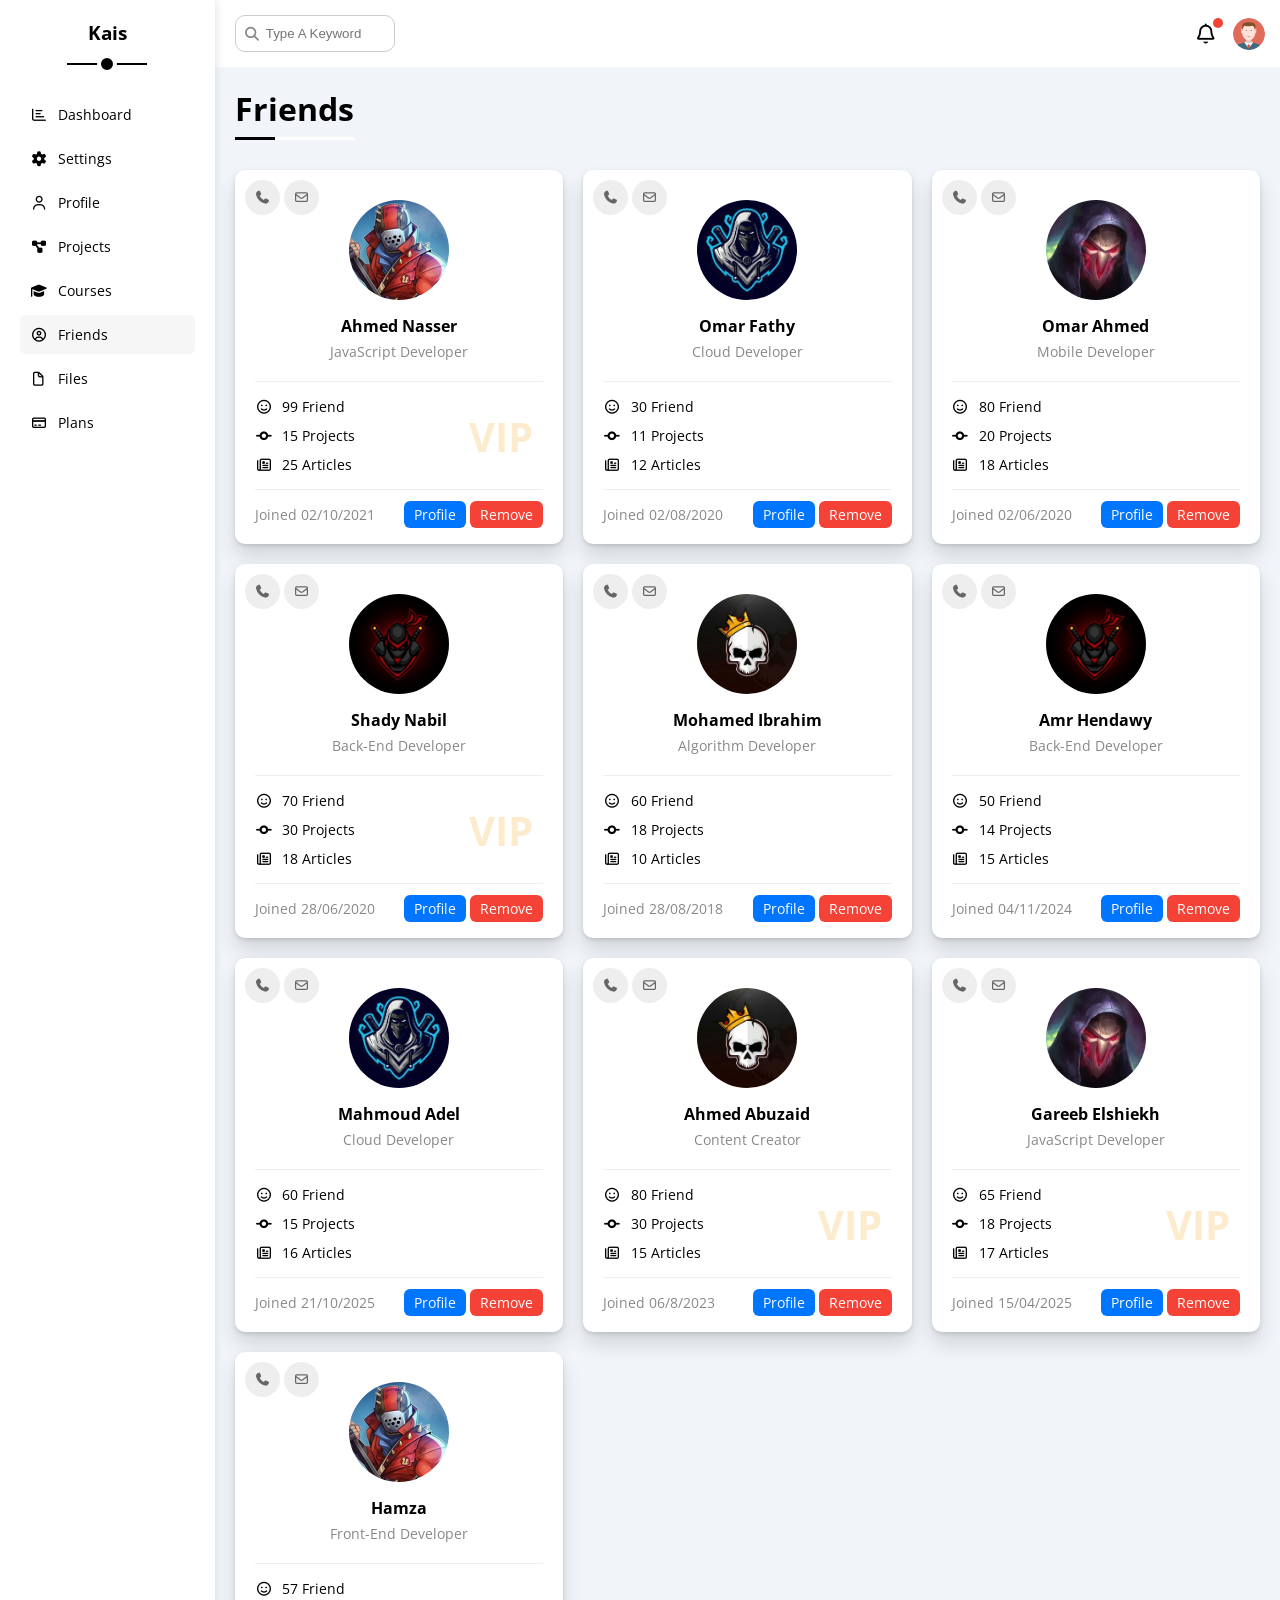
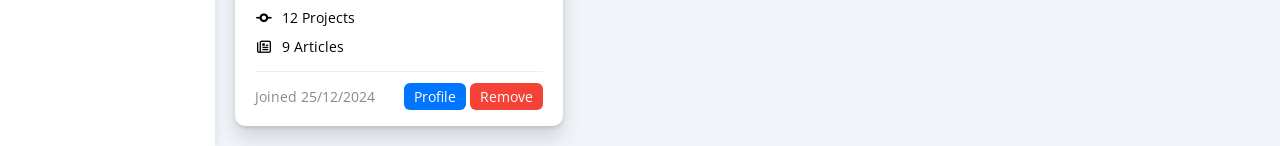
<file: friends.html>
<!DOCTYPE html>
<html lang="en">
    <head>
        <meta charset="UTF-8">
        <meta name="viewport" content="width=device-width, initial-scale=1.0">
        <!-- Font Awesome Library -->
        <link rel="stylesheet" href="css/all.min.css">
        <!-- Main Css File -->
        <link rel="stylesheet" href="css/frame-work.css">         
        <link rel="stylesheet" href="css/main-style.css">
        <!-- Google Font -->
        <link rel="preconnect" href="https://fonts.googleapis.com">
        <link rel="preconnect" href="https://fonts.gstatic.com" crossorigin>
        <link href="https://fonts.googleapis.com/css2?family=Open+Sans:ital,wght@0,300..800;1,300..800&display=swap" rel="stylesheet">
        <title>Friends</title>
    </head>
    <body>
        <div class="page d-flex">
            <div class="sidebar bg-white p-20 p-rel">
                <h3 class="p-rel mt-0 text-c">Kais</h3>
                <ul>
                    <li>
                        <a class="d-flex align-center fs-14 c-black rad-6 p-10" href="index.html">
                            <i class="fa-regular fa-chart-bar fa-fw"></i>
                            <span class="ml-10 hide-mobile">Dashboard</span>
                        </a>
                    </li>
                    <li>
                        <a class="d-flex align-center fs-14 c-black rad-6 p-10" href="settings.html">
                            <i class="fa-solid fa-gear fa-fw"></i>
                            <span class="ml-10 hide-mobile">Settings</span>
                        </a>
                    </li>
                    <li>
                        <a class="d-flex align-center fs-14 c-black rad-6 p-10" href="profile.html">
                            <i class="fa-regular fa-user fa-fw"></i>
                            <span class="ml-10 hide-mobile">Profile</span>
                        </a>
                    </li>
                    <li>
                        <a class="d-flex align-center fs-14 c-black rad-6 p-10" href="projects.html">
                            <i class="fa-solid fa-diagram-project fa-fw"></i>
                            <span class="ml-10 hide-mobile">Projects</span>
                        </a>
                    </li>
                    <li>
                        <a class="d-flex align-center fs-14 c-black rad-6 p-10" href="courses.html">
                            <i class="fa-solid fa-graduation-cap fa-fw"></i>
                            <span class="ml-10 hide-mobile">Courses</span>
                        </a>
                    </li>
                    <li>
                        <a class="active d-flex align-center fs-14 c-black rad-6 p-10" href="friends.html">
                            <i class="fa-regular fa-circle-user fa-fw"></i>
                            <span class="ml-10 hide-mobile">Friends</span>
                        </a>
                    </li>
                    <li>
                        <a class="d-flex align-center fs-14 c-black rad-6 p-10" href="files.html">
                            <i class="fa-regular fa-file fa-fw"></i>
                            <span class="ml-10 hide-mobile">Files</span>
                        </a>
                    </li>
                    <li>
                        <a class="d-flex align-center fs-14 c-black rad-6 p-10" href="plans.html">
                            <i class="fa-regular fa-credit-card fa-fw"></i>
                            <span class="ml-10 hide-mobile">Plans</span>
                        </a>
                    </li>
                </ul>
            </div>
            <div class="content w-full">
                <!-- Start Head -->
                <div class="head bg-white p-15 flex-between ">
                    <div class="search p-rel">
                        <input class="p-10 border-1-ccc rad-10" type="search" placeholder="Type A Keyword">
                    </div>
                    <div class="icons d-flex align-center">
                        <span class="notification p-rel">
                            <i class="fa-regular fa-bell fa-lg"></i>
                        </span>
                        <img src="images/avatar.png" alt="image">
                    </div>
                </div>
                <!-- End Head -->
                <h1 class="p-rel">Friends</h1>
                <div class="friends-page m-20 d-grid gap-20">
                    <div class="friend bg-white p-20 rad-10 p-rel box-shadow">
                        <div class="contact p-abs">
                            <i class="fa-solid fa-phone "></i>
                            <i class="fa-regular fa-envelope"></i>
                        </div>
                        <div class="text-c">
                            <img class="rad-circle mt-10 mb-10" src="images/friend-01.jpg" alt="">
                            <h4 class="m-0">Ahmed Nasser</h4>
                            <span class="c-gray fs-14 d-block mt-5 mb-20">JavaScript Developer</span>
                        </div>
                        <div class="icons p-rel pt-15 pb-15 mt-15 mb-15 border-t-1-eee border-b-1-eee fs-14">
                            <div class="mb-10">
                                <i class="fa-regular fa-face-smile fa-fw"></i>
                                <span>99 Friend</span>
                            </div>
                            <div class="mb-10">
                                <i class="fa-solid fa-code-commit fa-fw"></i>
                                <span>15 Projects</span>
                            </div>
                            <div>
                                <i class="fa-regular fa-newspaper fa-fw"></i>
                                <span>25 Articles</span>
                            </div>
                            <span class="vip p-abs c-orange bold">VIP</span>
                        </div>
                        <div class="info flex-between fs-14">
                            <span class="c-gray">Joined 02/10/2021</span>
                            <div>
                                <a class="btn-shape c-white bg-blue" href="profile.html">Profile</a>
                                <a class="btn-shape c-white bg-red" href="#">Remove</a>
                            </div>
                        </div>
                    </div>
                    <div class="friend bg-white p-20 rad-10 p-rel box-shadow">
                        <div class="contact p-abs">
                            <i class="fa-solid fa-phone "></i>
                            <i class="fa-regular fa-envelope"></i>
                        </div>
                        <div class="text-c">
                            <img class="rad-circle mt-10 mb-10" src="images/friend-02.jpg" alt="">
                            <h4 class="m-0">Omar Fathy</h4>
                            <span class="c-gray fs-14 d-block mt-5 mb-20">Cloud Developer</span>
                        </div>
                        <div class="icons p-rel pt-15 pb-15 mt-15 mb-15 border-t-1-eee border-b-1-eee fs-14">
                            <div class="mb-10">
                                <i class="fa-regular fa-face-smile fa-fw"></i>
                                <span>30 Friend</span>
                            </div>
                            <div class="mb-10">
                                <i class="fa-solid fa-code-commit fa-fw"></i>
                                <span>11 Projects</span>
                            </div>
                            <div>
                                <i class="fa-regular fa-newspaper fa-fw"></i>
                                <span>12 Articles</span>
                            </div>
                        </div>
                        <div class="info flex-between fs-14">
                            <span class="c-gray">Joined 02/08/2020</span>
                            <div>
                                <a class="btn-shape c-white bg-blue" href="profile.html">Profile</a>
                                <a class="btn-shape c-white bg-red" href="#">Remove</a>
                            </div>
                        </div>
                    </div>
                    <div class="friend bg-white p-20 rad-10 p-rel box-shadow">
                        <div class="contact p-abs">
                            <i class="fa-solid fa-phone "></i>
                            <i class="fa-regular fa-envelope"></i>
                        </div>
                        <div class="text-c">
                            <img class="rad-circle mt-10 mb-10" src="images/friend-03.jpg" alt="">
                            <h4 class="m-0">Omar Ahmed</h4>
                            <span class="c-gray fs-14 d-block mt-5 mb-20">Mobile Developer</span>
                        </div>
                        <div class="icons p-rel pt-15 pb-15 mt-15 mb-15 border-t-1-eee border-b-1-eee fs-14">
                            <div class="mb-10">
                                <i class="fa-regular fa-face-smile fa-fw"></i>
                                <span>80 Friend</span>
                            </div>
                            <div class="mb-10">
                                <i class="fa-solid fa-code-commit fa-fw"></i>
                                <span>20 Projects</span>
                            </div>
                            <div>
                                <i class="fa-regular fa-newspaper fa-fw"></i>
                                <span>18 Articles</span>
                            </div>
                        </div>
                        <div class="info flex-between fs-14">
                            <span class="c-gray">Joined 02/06/2020</span>
                            <div>
                                <a class="btn-shape c-white bg-blue" href="profile.html">Profile</a>
                                <a class="btn-shape c-white bg-red" href="#">Remove</a>
                            </div>
                        </div>
                    </div>
                    <div class="friend bg-white p-20 rad-10 p-rel box-shadow">
                        <div class="contact p-abs">
                            <i class="fa-solid fa-phone "></i>
                            <i class="fa-regular fa-envelope"></i>
                        </div>
                        <div class="text-c">
                            <img class="rad-circle mt-10 mb-10" src="images/friend-04.jpg" alt="">
                            <h4 class="m-0">Shady Nabil</h4>
                            <span class="c-gray fs-14 d-block mt-5 mb-20">Back-End Developer</span>
                        </div>
                        <div class="icons p-rel pt-15 pb-15 mt-15 mb-15 border-t-1-eee border-b-1-eee fs-14">
                            <div class="mb-10">
                                <i class="fa-regular fa-face-smile fa-fw"></i>
                                <span>70 Friend</span>
                            </div>
                            <div class="mb-10">
                                <i class="fa-solid fa-code-commit fa-fw"></i>
                                <span>30 Projects</span>
                            </div>
                            <div>
                                <i class="fa-regular fa-newspaper fa-fw"></i>
                                <span>18 Articles</span>
                            </div>
                            <span class="vip p-abs c-orange bold">VIP</span>
                        </div>
                        <div class="info flex-between fs-14">
                            <span class="c-gray">Joined 28/06/2020</span>
                            <div>
                                <a class="btn-shape c-white bg-blue" href="profile.html">Profile</a>
                                <a class="btn-shape c-white bg-red" href="#">Remove</a>
                            </div>
                        </div>
                    </div>
                    <div class="friend bg-white p-20 rad-10 p-rel box-shadow">
                        <div class="contact p-abs">
                            <i class="fa-solid fa-phone "></i>
                            <i class="fa-regular fa-envelope"></i>
                        </div>
                        <div class="text-c">
                            <img class="rad-circle mt-10 mb-10" src="images/friend-05.jpg" alt="">
                            <h4 class="m-0">Mohamed Ibrahim</h4>
                            <span class="c-gray fs-14 d-block mt-5 mb-20">Algorithm Developer</span>
                        </div>
                        <div class="icons p-rel pt-15 pb-15 mt-15 mb-15 border-t-1-eee border-b-1-eee fs-14">
                            <div class="mb-10">
                                <i class="fa-regular fa-face-smile fa-fw"></i>
                                <span>60 Friend</span>
                            </div>
                            <div class="mb-10">
                                <i class="fa-solid fa-code-commit fa-fw"></i>
                                <span>18 Projects</span>
                            </div>
                            <div>
                                <i class="fa-regular fa-newspaper fa-fw"></i>
                                <span>10 Articles</span>
                            </div>
                        </div>
                        <div class="info flex-between fs-14">
                            <span class="c-gray">Joined 28/08/2018</span>
                            <div>
                                <a class="btn-shape c-white bg-blue" href="profile.html">Profile</a>
                                <a class="btn-shape c-white bg-red" href="#">Remove</a>
                            </div>
                        </div>
                    </div>
                    <div class="friend bg-white p-20 rad-10 p-rel box-shadow">
                        <div class="contact p-abs">
                            <i class="fa-solid fa-phone "></i>
                            <i class="fa-regular fa-envelope"></i>
                        </div>
                        <div class="text-c">
                            <img class="rad-circle mt-10 mb-10" src="images/friend-04.jpg" alt="">
                            <h4 class="m-0">Amr Hendawy</h4>
                            <span class="c-gray fs-14 d-block mt-5 mb-20">Back-End Developer</span>
                        </div>
                        <div class="icons p-rel pt-15 pb-15 mt-15 mb-15 border-t-1-eee border-b-1-eee fs-14">
                            <div class="mb-10">
                                <i class="fa-regular fa-face-smile fa-fw"></i>
                                <span>50 Friend</span>
                            </div>
                            <div class="mb-10">
                                <i class="fa-solid fa-code-commit fa-fw"></i>
                                <span>14 Projects</span>
                            </div>
                            <div>
                                <i class="fa-regular fa-newspaper fa-fw"></i>
                                <span>15 Articles</span>
                            </div>
                        </div>
                        <div class="info flex-between fs-14">
                            <span class="c-gray">Joined 04/11/2024</span>
                            <div>
                                <a class="btn-shape c-white bg-blue" href="profile.html">Profile</a>
                                <a class="btn-shape c-white bg-red" href="#">Remove</a>
                            </div>
                        </div>
                    </div>
                    <div class="friend bg-white p-20 rad-10 p-rel box-shadow">
                        <div class="contact p-abs">
                            <i class="fa-solid fa-phone "></i>
                            <i class="fa-regular fa-envelope"></i>
                        </div>
                        <div class="text-c">
                            <img class="rad-circle mt-10 mb-10" src="images/friend-02.jpg" alt="">
                            <h4 class="m-0">Mahmoud Adel</h4>
                            <span class="c-gray fs-14 d-block mt-5 mb-20">Cloud Developer</span>
                        </div>
                        <div class="icons p-rel pt-15 pb-15 mt-15 mb-15 border-t-1-eee border-b-1-eee fs-14">
                            <div class="mb-10">
                                <i class="fa-regular fa-face-smile fa-fw"></i>
                                <span>60 Friend</span>
                            </div>
                            <div class="mb-10">
                                <i class="fa-solid fa-code-commit fa-fw"></i>
                                <span>15 Projects</span>
                            </div>
                            <div>
                                <i class="fa-regular fa-newspaper fa-fw"></i>
                                <span>16 Articles</span>
                            </div>
                        </div>
                        <div class="info flex-between fs-14">
                            <span class="c-gray">Joined 21/10/2025</span>
                            <div>
                                <a class="btn-shape c-white bg-blue" href="profile.html">Profile</a>
                                <a class="btn-shape c-white bg-red" href="#">Remove</a>
                            </div>
                        </div>
                    </div>
                    <div class="friend bg-white p-20 rad-10 p-rel box-shadow">
                        <div class="contact p-abs">
                            <i class="fa-solid fa-phone "></i>
                            <i class="fa-regular fa-envelope"></i>
                        </div>
                        <div class="text-c">
                            <img class="rad-circle mt-10 mb-10" src="images/friend-05.jpg" alt="">
                            <h4 class="m-0">Ahmed Abuzaid</h4>
                            <span class="c-gray fs-14 d-block mt-5 mb-20">Content Creator</span>
                        </div>
                        <div class="icons p-rel pt-15 pb-15 mt-15 mb-15 border-t-1-eee border-b-1-eee fs-14">
                            <div class="mb-10">
                                <i class="fa-regular fa-face-smile fa-fw"></i>
                                <span>80 Friend</span>
                            </div>
                            <div class="mb-10">
                                <i class="fa-solid fa-code-commit fa-fw"></i>
                                <span>30 Projects</span>
                            </div>
                            <div>
                                <i class="fa-regular fa-newspaper fa-fw"></i>
                                <span>15 Articles</span>
                            </div>
                            <span class="vip p-abs c-orange bold">VIP</span>
                        </div>
                        <div class="info flex-between fs-14">
                            <span class="c-gray">Joined 06/8/2023</span>
                            <div>
                                <a class="btn-shape c-white bg-blue" href="profile.html">Profile</a>
                                <a class="btn-shape c-white bg-red" href="#">Remove</a>
                            </div>
                        </div>
                    </div>
                    <div class="friend bg-white p-20 rad-10 p-rel box-shadow">
                        <div class="contact p-abs">
                            <i class="fa-solid fa-phone "></i>
                            <i class="fa-regular fa-envelope"></i>
                        </div>
                        <div class="text-c">
                            <img class="rad-circle mt-10 mb-10" src="images/friend-03.jpg" alt="">
                            <h4 class="m-0">Gareeb Elshiekh</h4>
                            <span class="c-gray fs-14 d-block mt-5 mb-20">JavaScript Developer</span>
                        </div>
                        <div class="icons p-rel pt-15 pb-15 mt-15 mb-15 border-t-1-eee border-b-1-eee fs-14">
                            <div class="mb-10">
                                <i class="fa-regular fa-face-smile fa-fw"></i>
                                <span>65 Friend</span>
                            </div>
                            <div class="mb-10">
                                <i class="fa-solid fa-code-commit fa-fw"></i>
                                <span>18 Projects</span>
                            </div>
                            <div>
                                <i class="fa-regular fa-newspaper fa-fw"></i>
                                <span>17 Articles</span>
                            </div>
                            <span class="vip p-abs c-orange bold">VIP</span>
                        </div>
                        <div class="info flex-between fs-14">
                            <span class="c-gray">Joined 15/04/2025</span>
                            <div>
                                <a class="btn-shape c-white bg-blue" href="profile.html">Profile</a>
                                <a class="btn-shape c-white bg-red" href="#">Remove</a>
                            </div>
                        </div>
                    </div>
                    <div class="friend bg-white p-20 rad-10 p-rel box-shadow">
                        <div class="contact p-abs">
                            <i class="fa-solid fa-phone "></i>
                            <i class="fa-regular fa-envelope"></i>
                        </div>
                        <div class="text-c">
                            <img class="rad-circle mt-10 mb-10" src="images/friend-01.jpg" alt="">
                            <h4 class="m-0">Hamza</h4>
                            <span class="c-gray fs-14 d-block mt-5 mb-20">Front-End Developer</span>
                        </div>
                        <div class="icons p-rel pt-15 pb-15 mt-15 mb-15 border-t-1-eee border-b-1-eee fs-14">
                            <div class="mb-10">
                                <i class="fa-regular fa-face-smile fa-fw"></i>
                                <span>57 Friend</span>
                            </div>
                            <div class="mb-10">
                                <i class="fa-solid fa-code-commit fa-fw"></i>
                                <span>12 Projects</span>
                            </div>
                            <div>
                                <i class="fa-regular fa-newspaper fa-fw"></i>
                                <span>9 Articles</span>
                            </div>
                        </div>
                        <div class="info flex-between fs-14">
                            <span class="c-gray">Joined 25/12/2024</span>
                            <div>
                                <a class="btn-shape c-white bg-blue" href="profile.html">Profile</a>
                                <a class="btn-shape c-white bg-red" href="#">Remove</a>
                            </div>
                        </div>
                    </div>
                </div>
            </div>
        </div>
    </body>
</html>
</file>
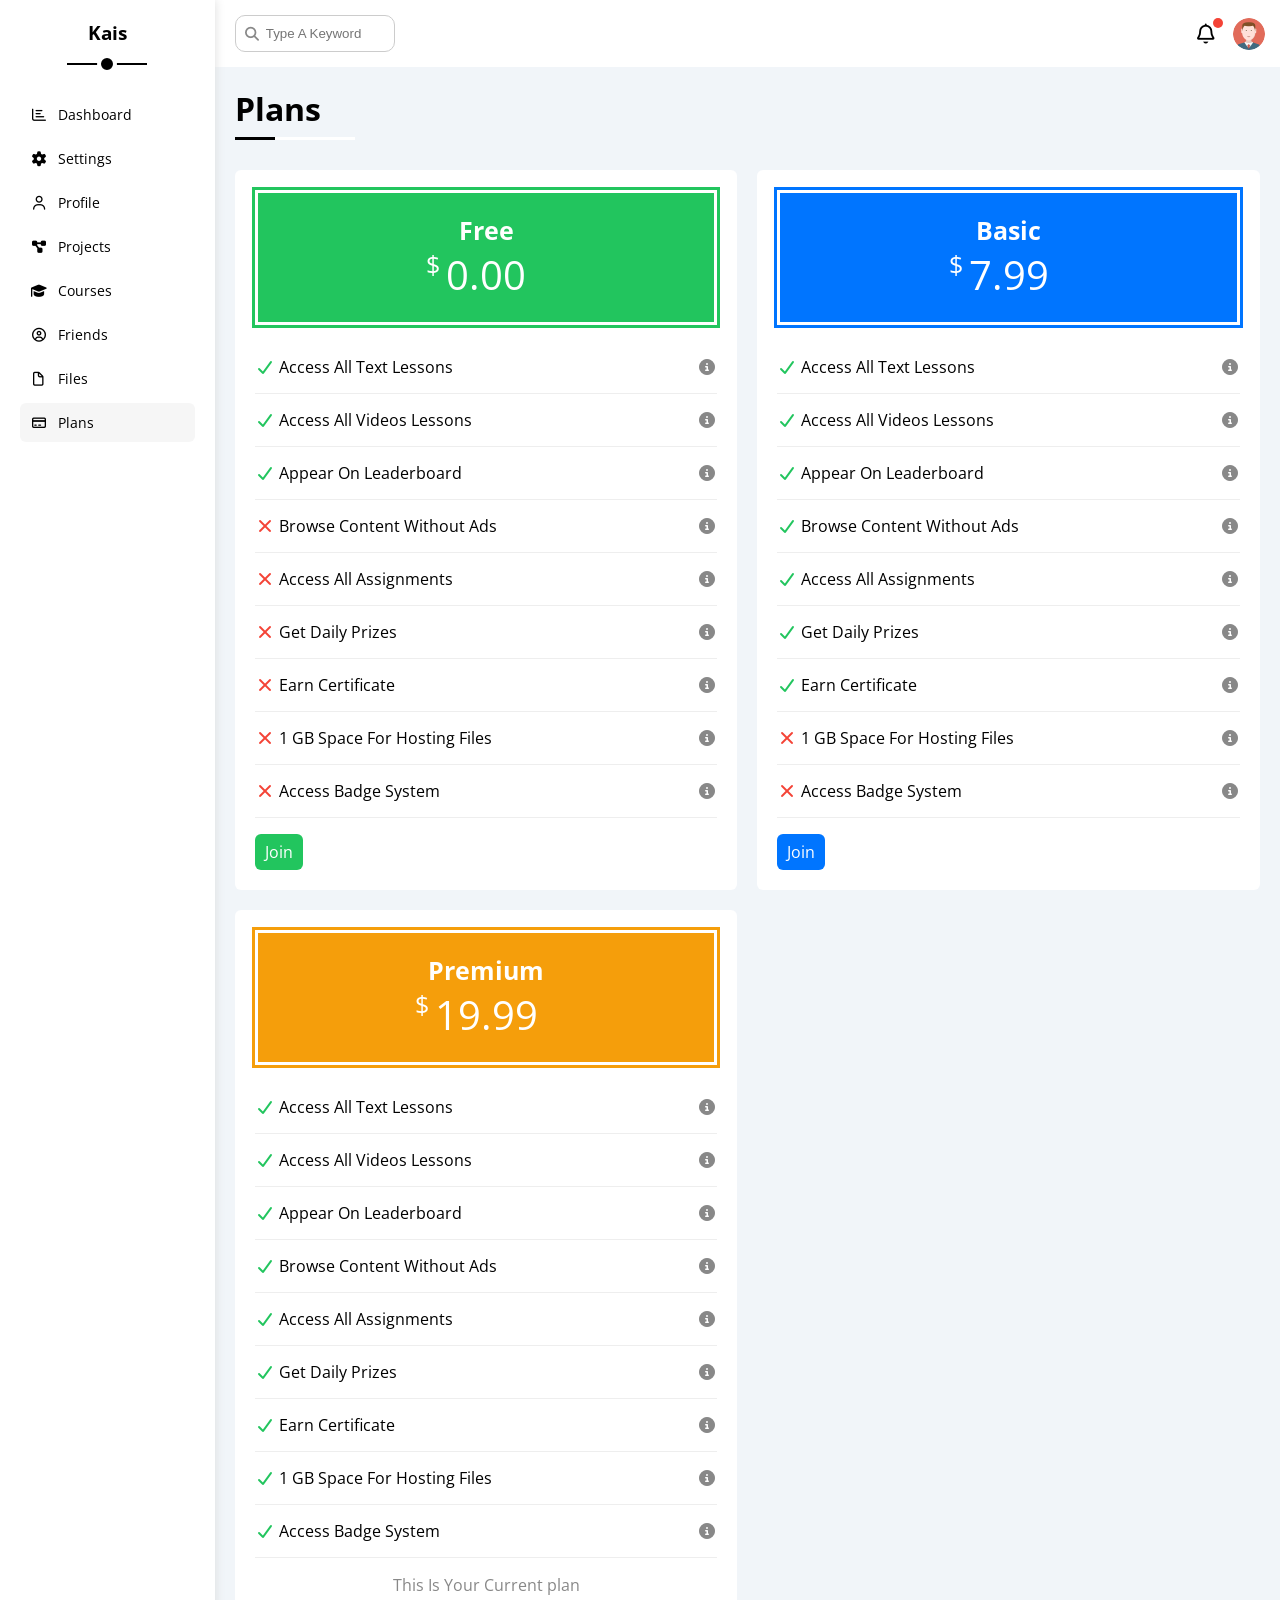
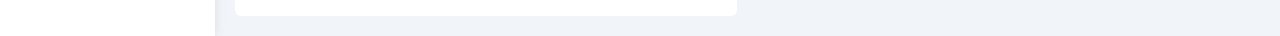
<file: plans.html>
<!DOCTYPE html>
<html lang="en">
    <head>
        <meta charset="UTF-8">
        <meta name="viewport" content="width=device-width, initial-scale=1.0">
        <!-- Font Awesome Library -->
        <link rel="stylesheet" href="css/all.min.css">
        <!-- Main Css File -->
        <link rel="stylesheet" href="css/frame-work.css">         
        <link rel="stylesheet" href="css/main-style.css">
        <!-- Google Font -->
        <link rel="preconnect" href="https://fonts.googleapis.com">
        <link rel="preconnect" href="https://fonts.gstatic.com" crossorigin>
        <link href="https://fonts.googleapis.com/css2?family=Open+Sans:ital,wght@0,300..800;1,300..800&display=swap" rel="stylesheet">
        <title>Plans</title>
    </head>
    <body>
        <div class="page d-flex">
            <div class="sidebar bg-white p-20 p-rel">
                <h3 class="p-rel mt-0 text-c">Kais</h3>
                <ul>
                    <li>
                        <a class="d-flex align-center fs-14 c-black rad-6 p-10" href="index.html">
                            <i class="fa-regular fa-chart-bar fa-fw"></i>
                            <span class="ml-10 hide-mobile">Dashboard</span>
                        </a>
                    </li>
                    <li>
                        <a class="d-flex align-center fs-14 c-black rad-6 p-10" href="settings.html">
                            <i class="fa-solid fa-gear fa-fw"></i>
                            <span class="ml-10 hide-mobile">Settings</span>
                        </a>
                    </li>
                    <li>
                        <a class="d-flex align-center fs-14 c-black rad-6 p-10" href="profile.html">
                            <i class="fa-regular fa-user fa-fw"></i>
                            <span class="ml-10 hide-mobile">Profile</span>
                        </a>
                    </li>
                    <li>
                        <a class="d-flex align-center fs-14 c-black rad-6 p-10" href="projects.html">
                            <i class="fa-solid fa-diagram-project fa-fw"></i>
                            <span class="ml-10 hide-mobile">Projects</span>
                        </a>
                    </li>
                    <li>
                        <a class="d-flex align-center fs-14 c-black rad-6 p-10" href="courses.html">
                            <i class="fa-solid fa-graduation-cap fa-fw"></i>
                            <span class="ml-10 hide-mobile">Courses</span>
                        </a>
                    </li>
                    <li>
                        <a class="d-flex align-center fs-14 c-black rad-6 p-10" href="friends.html">
                            <i class="fa-regular fa-circle-user fa-fw"></i>
                            <span class="ml-10 hide-mobile">Friends</span>
                        </a>
                    </li>
                    <li>
                        <a class="d-flex align-center fs-14 c-black rad-6 p-10" href="files.html">
                            <i class="fa-regular fa-file fa-fw"></i>
                            <span class="ml-10 hide-mobile">Files</span>
                        </a>
                    </li>
                    <li>
                        <a class="active d-flex align-center fs-14 c-black rad-6 p-10" href="plans.html">
                            <i class="fa-regular fa-credit-card fa-fw"></i>
                            <span class="ml-10 hide-mobile">Plans</span>
                        </a>
                    </li>
                </ul>
            </div>
            <div class="content w-full">
                <!-- Start Head -->
                <div class="head bg-white p-15 flex-between ">
                    <div class="search p-rel">
                        <input class="p-10 border-1-ccc rad-10" type="search" placeholder="Type A Keyword">
                    </div>
                    <div class="icons d-flex align-center">
                        <span class="notification p-rel">
                            <i class="fa-regular fa-bell fa-lg"></i>
                        </span>
                        <img src="images/avatar.png" alt="image">
                    </div>
                </div>
                <!-- End Head -->
                <h1 class="p-rel">Plans</h1>
                <div class="plans-page d-grid gap-20 m-20">
                    <div class="plan bg-white rad-6 p-20">
                        <div class="top bg-green c-white p-20 text-c green">
                            <span class="fs-25 bold">Free</span>
                            <div class="p-rel w-fit">
                                <span class="fs-25 p-abs">$</span>
                                <span>0.00</span>
                            </div>
                        </div>
                        <ul>
                            <li class="flex-between pt-15 pb-15 border-b-1-eee">
                                <div>
                                    <i class="fa-solid fa-check fa-fw c-green"></i>
                                    Access All Text Lessons
                                </div>
                                <i class="fa-solid fa-circle-info c-gray"></i>
                            </li>
                            <li class="flex-between pt-15 pb-15 border-b-1-eee">
                                <div>
                                    <i class="fa-solid fa-check fa-fw c-green"></i>
                                    Access All Videos Lessons
                                </div>
                                <i class="fa-solid fa-circle-info c-gray"></i>
                            </li>
                            <li class="flex-between pt-15 pb-15 border-b-1-eee">
                                <div>
                                    <i class="fa-solid fa-check fa-fw c-green"></i>
                                    Appear On Leaderboard
                                </div>
                                <i class="fa-solid fa-circle-info c-gray"></i>
                            </li>
                            <li class="flex-between pt-15 pb-15 border-b-1-eee">
                                <div>
                                    <i class="fa-solid fa-xmark fa-fw c-red"></i>
                                    Browse Content Without Ads
                                </div>
                                <i class="fa-solid fa-circle-info c-gray"></i>
                            </li>
                            <li class="flex-between pt-15 pb-15 border-b-1-eee">
                                <div>
                                    <i class="fa-solid fa-xmark fa-fw c-red"></i>
                                    Access All Assignments
                                </div>
                                <i class="fa-solid fa-circle-info c-gray"></i>
                            </li>
                            <li class="flex-between pt-15 pb-15 border-b-1-eee">
                                <div>
                                    <i class="fa-solid fa-xmark fa-fw c-red"></i>
                                    Get Daily Prizes
                                </div>
                                <i class="fa-solid fa-circle-info c-gray"></i>
                            </li>
                            <li class="flex-between pt-15 pb-15 border-b-1-eee">
                                <div>
                                    <i class="fa-solid fa-xmark fa-fw c-red"></i>
                                    Earn Certificate
                                </div>
                                <i class="fa-solid fa-circle-info c-gray"></i>
                            </li>
                            <li class="flex-between pt-15 pb-15 border-b-1-eee">
                                <div>
                                    <i class="fa-solid fa-xmark fa-fw c-red"></i>
                                    1 GB Space For Hosting Files
                                </div>
                                <i class="fa-solid fa-circle-info c-gray"></i>
                            </li>
                            <li class="flex-between pt-15 pb-15 border-b-1-eee">
                                <div>
                                    <i class="fa-solid fa-xmark fa-fw c-red"></i>
                                    Access Badge System
                                </div>
                                <i class="fa-solid fa-circle-info c-gray"></i>
                            </li>
                        </ul>
                        <a class="bg-green c-white d-block w-fit green" href="#">
                            Join
                        </a>
                    </div>
                    <div class="plan bg-white rad-6 p-20">
                        <div class="top bg-blue c-white p-20 text-c blue">
                            <span class="fs-25 bold">Basic</span>
                            <div class="p-rel w-fit">
                                <span class="fs-25 p-abs">$</span>
                                <span>7.99</span>
                            </div>
                        </div>
                        <ul>
                            <li class="flex-between pt-15 pb-15 border-b-1-eee">
                                <div>
                                    <i class="fa-solid fa-check fa-fw c-green"></i>
                                    Access All Text Lessons
                                </div>
                                <i class="fa-solid fa-circle-info c-gray"></i>
                            </li>
                            <li class="flex-between pt-15 pb-15 border-b-1-eee">
                                <div>
                                    <i class="fa-solid fa-check fa-fw c-green"></i>
                                    Access All Videos Lessons
                                </div>
                                <i class="fa-solid fa-circle-info c-gray"></i>
                            </li>
                            <li class="flex-between pt-15 pb-15 border-b-1-eee">
                                <div>
                                    <i class="fa-solid fa-check fa-fw c-green"></i>
                                    Appear On Leaderboard
                                </div>
                                <i class="fa-solid fa-circle-info c-gray"></i>
                            </li>
                            <li class="flex-between pt-15 pb-15 border-b-1-eee">
                                <div>
                                    <i class="fa-solid fa-check fa-fw c-green"></i>
                                    Browse Content Without Ads
                                </div>
                                <i class="fa-solid fa-circle-info c-gray"></i>
                            </li>
                            <li class="flex-between pt-15 pb-15 border-b-1-eee">
                                <div>
                                    <i class="fa-solid fa-check fa-fw c-green"></i>
                                    Access All Assignments
                                </div>
                                <i class="fa-solid fa-circle-info c-gray"></i>
                            </li>
                            <li class="flex-between pt-15 pb-15 border-b-1-eee">
                                <div>
                                    <i class="fa-solid fa-check fa-fw c-green"></i>
                                    Get Daily Prizes
                                </div>
                                <i class="fa-solid fa-circle-info c-gray"></i>
                            </li>
                            <li class="flex-between pt-15 pb-15 border-b-1-eee">
                                <div>
                                    <i class="fa-solid fa-check fa-fw c-green"></i>
                                    Earn Certificate
                                </div>
                                <i class="fa-solid fa-circle-info c-gray"></i>
                            </li>
                            <li class="flex-between pt-15 pb-15 border-b-1-eee">
                                <div>
                                    <i class="fa-solid fa-xmark fa-fw c-red"></i>
                                    1 GB Space For Hosting Files
                                </div>
                                <i class="fa-solid fa-circle-info c-gray"></i>
                            </li>
                            <li class="flex-between pt-15 pb-15 border-b-1-eee">
                                <div>
                                    <i class="fa-solid fa-xmark fa-fw c-red"></i>
                                    Access Badge System
                                </div>
                                <i class="fa-solid fa-circle-info c-gray"></i>
                            </li>
                        </ul>
                        <a class="bg-blue c-white d-block w-fit blue" href="#">
                            Join
                        </a>
                    </div>
                    <div class="plan bg-white rad-6 p-20">
                        <div class="top bg-orange c-white p-20 text-c orange">
                            <span class="fs-25 bold">Premium</span>
                            <div class="p-rel w-fit">
                                <span class="fs-25 p-abs">$</span>
                                <span>19.99</span>
                            </div>
                        </div>
                        <ul>
                            <li class="flex-between pt-15 pb-15 border-b-1-eee">
                                <div>
                                    <i class="fa-solid fa-check fa-fw c-green"></i>
                                    Access All Text Lessons
                                </div>
                                <i class="fa-solid fa-circle-info c-gray"></i>
                            </li>
                            <li class="flex-between pt-15 pb-15 border-b-1-eee">
                                <div>
                                    <i class="fa-solid fa-check fa-fw c-green"></i>
                                    Access All Videos Lessons
                                </div>
                                <i class="fa-solid fa-circle-info c-gray"></i>
                            </li>
                            <li class="flex-between pt-15 pb-15 border-b-1-eee">
                                <div>
                                    <i class="fa-solid fa-check fa-fw c-green"></i>
                                    Appear On Leaderboard
                                </div>
                                <i class="fa-solid fa-circle-info c-gray"></i>
                            </li>
                            <li class="flex-between pt-15 pb-15 border-b-1-eee">
                                <div>
                                    <i class="fa-solid fa-check fa-fw c-green"></i>
                                    Browse Content Without Ads
                                </div>
                                <i class="fa-solid fa-circle-info c-gray"></i>
                            </li>
                            <li class="flex-between pt-15 pb-15 border-b-1-eee">
                                <div>
                                    <i class="fa-solid fa-check fa-fw c-green"></i>
                                    Access All Assignments
                                </div>
                                <i class="fa-solid fa-circle-info c-gray"></i>
                            </li>
                            <li class="flex-between pt-15 pb-15 border-b-1-eee">
                                <div>
                                    <i class="fa-solid fa-check fa-fw c-green"></i>
                                    Get Daily Prizes
                                </div>
                                <i class="fa-solid fa-circle-info c-gray"></i>
                            </li>
                            <li class="flex-between pt-15 pb-15 border-b-1-eee">
                                <div>
                                    <i class="fa-solid fa-check fa-fw c-green"></i>
                                    Earn Certificate
                                </div>
                                <i class="fa-solid fa-circle-info c-gray"></i>
                            </li>
                            <li class="flex-between pt-15 pb-15 border-b-1-eee">
                                <div>
                                    <i class="fa-solid fa-check fa-fw c-green"></i>
                                    1 GB Space For Hosting Files
                                </div>
                                <i class="fa-solid fa-circle-info c-gray"></i>
                            </li>
                            <li class="flex-between pt-15 pb-15 border-b-1-eee">
                                <div>
                                    <i class="fa-solid fa-check fa-fw c-green"></i>
                                    Access Badge System
                                </div>
                                <i class="fa-solid fa-circle-info c-gray"></i>
                            </li>
                        </ul>
                        <p class="c-gray m-0 text-c">
                            This Is Your Current plan
                        </p>
                    </div>
                </div>
            </div>
        </div>
    </body>
</html>
</file>
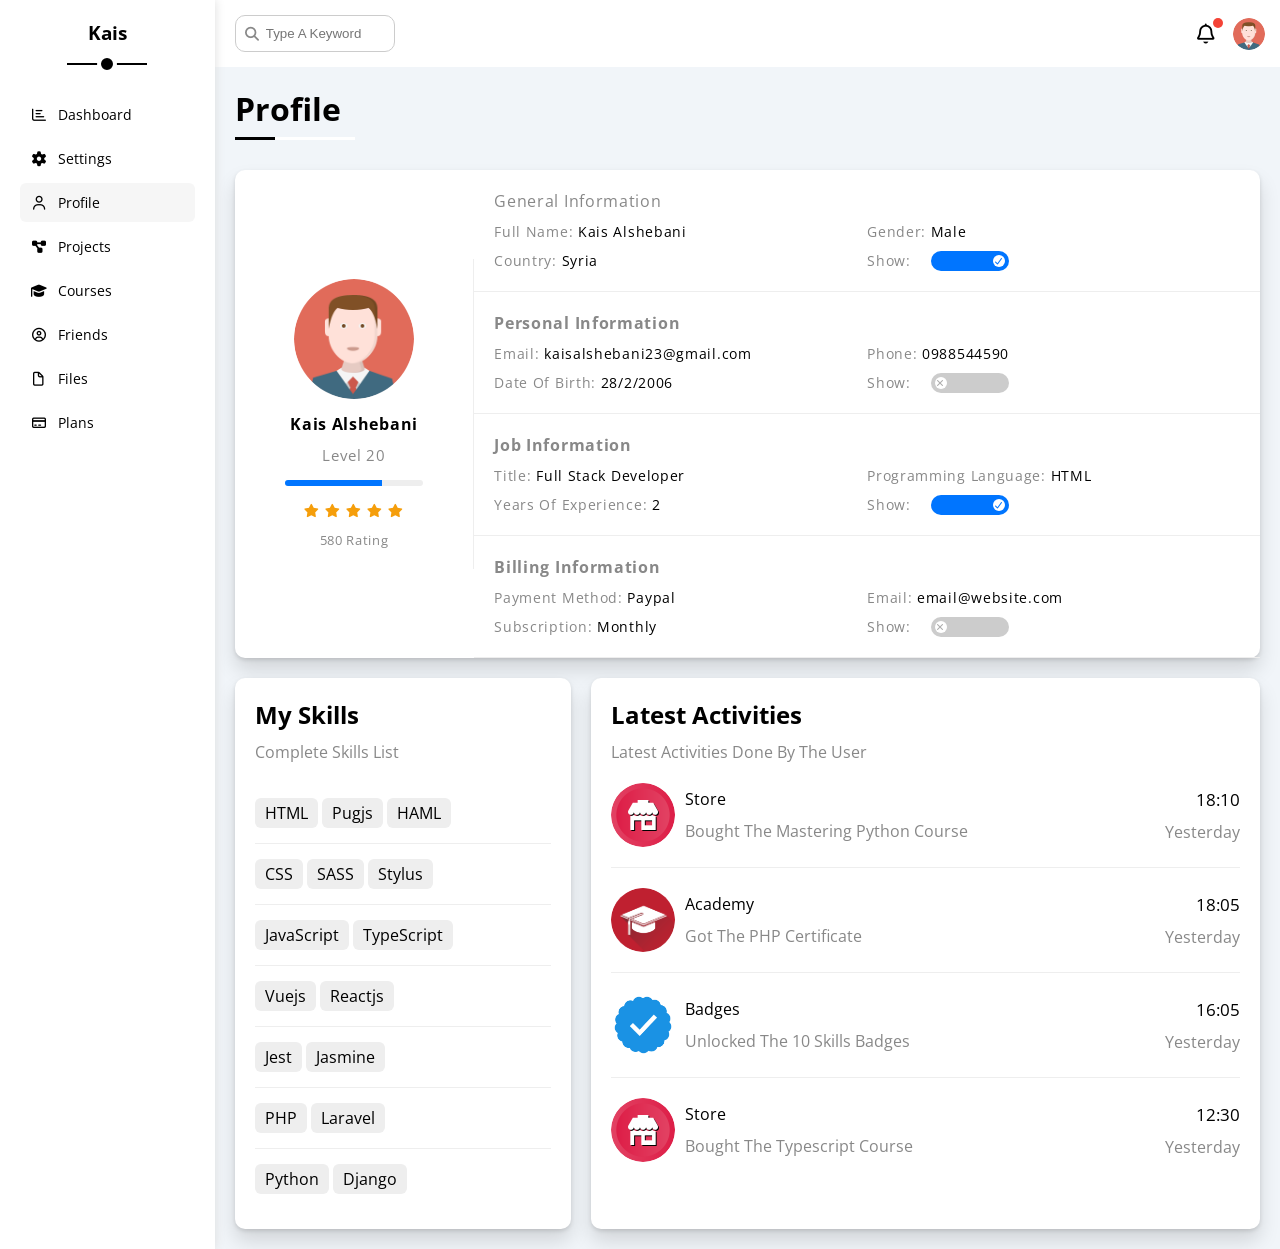
<file: profile.html>
<!DOCTYPE html>
<html lang="en">
    <head>
        <meta charset="UTF-8">
        <meta name="viewport" content="width=device-width, initial-scale=1.0">
        <!-- Font Awesome Library -->
        <link rel="stylesheet" href="css/all.min.css">
        <!-- Main Css File -->
        <link rel="stylesheet" href="css/frame-work.css">         
        <link rel="stylesheet" href="css/main-style.css">
        <!-- Google Font -->
        <link rel="preconnect" href="https://fonts.googleapis.com">
        <link rel="preconnect" href="https://fonts.gstatic.com" crossorigin>
        <link href="https://fonts.googleapis.com/css2?family=Open+Sans:ital,wght@0,300..800;1,300..800&display=swap" rel="stylesheet">
        <title>Profile</title>
    </head>
    <body>
        <div class="page d-flex">
            <div class="sidebar bg-white p-20 p-rel">
                <h3 class="p-rel mt-0 text-c">Kais</h3>
                <ul>
                    <li>
                        <a class="d-flex align-center fs-14 c-black rad-6 p-10" href="index.html">
                            <i class="fa-regular fa-chart-bar fa-fw"></i>
                            <span class="ml-10 hide-mobile">Dashboard</span>
                        </a>
                    </li>
                    <li>
                        <a class="d-flex align-center fs-14 c-black rad-6 p-10" href="settings.html">
                            <i class="fa-solid fa-gear fa-fw"></i>
                            <span class="ml-10 hide-mobile">Settings</span>
                        </a>
                    </li>
                    <li>
                        <a class="active d-flex align-center fs-14 c-black rad-6 p-10" href="profile.html">
                            <i class="fa-regular fa-user fa-fw"></i>
                            <span class="ml-10 hide-mobile">Profile</span>
                        </a>
                    </li>
                    <li>
                        <a class="d-flex align-center fs-14 c-black rad-6 p-10" href="projects.html">
                            <i class="fa-solid fa-diagram-project fa-fw"></i>
                            <span class="ml-10 hide-mobile">Projects</span>
                        </a>
                    </li>
                    <li>
                        <a class="d-flex align-center fs-14 c-black rad-6 p-10" href="courses.html">
                            <i class="fa-solid fa-graduation-cap fa-fw"></i>
                            <span class="ml-10 hide-mobile">Courses</span>
                        </a>
                    </li>
                    <li>
                        <a class="d-flex align-center fs-14 c-black rad-6 p-10" href="friends.html">
                            <i class="fa-regular fa-circle-user fa-fw"></i>
                            <span class="ml-10 hide-mobile">Friends</span>
                        </a>
                    </li>
                    <li>
                        <a class="d-flex align-center fs-14 c-black rad-6 p-10" href="files.html">
                            <i class="fa-regular fa-file fa-fw"></i>
                            <span class="ml-10 hide-mobile">Files</span>
                        </a>
                    </li>
                    <li>
                        <a class="d-flex align-center fs-14 c-black rad-6 p-10" href="plans.html">
                            <i class="fa-regular fa-credit-card fa-fw"></i>
                            <span class="ml-10 hide-mobile">Plans</span>
                        </a>
                    </li>
                </ul>
            </div>
            <div class="content w-full">
                <!-- Start Head -->
                <div class="head bg-white p-15 flex-between ">
                    <div class="search p-rel">
                        <input class="p-10 border-1-ccc rad-10" type="search" placeholder="Type A Keyword">
                    </div>
                    <div class="icons d-flex align-center">
                        <span class="notification p-rel">
                            <i class="fa-regular fa-bell fa-lg"></i>
                        </span>
                        <img src="images/avatar.png" alt="image">
                    </div>
                </div>
                <!-- End Head -->
                <h1 class="p-rel">Profile</h1>
                <div class="profile-page m-20">
                    <div class="overview d-flex align-center bg-white rad-10 column-mobile box-shadow">
                        <div class="avatar-box text-c p-20 fs-14">
                            <img class="rad-circle mb-10" src="images/avatar.png" alt="avatar">
                            <h3 class="m-0">Kais Alshebani</h3>
                            <span class="c-gray d-block mb-15 mt-10 fs-15">Level 20</span>
                            <div class="level hide-overflow bg-eee rad-10 mb-15">
                                <span class="bg-blue d-block" style="width: 70%;"></span>
                            </div>
                            <div class="mb-10 mt-15">
                                <i class="fa-solid fa-star c-orange fs-13"></i>
                                <i class="fa-solid fa-star c-orange fs-13"></i>
                                <i class="fa-solid fa-star c-orange fs-13"></i>
                                <i class="fa-solid fa-star c-orange fs-13"></i>
                                <i class="fa-solid fa-star c-orange fs-13"></i>
                            </div>
                            <span class="c-gray fs-13">580 Rating</span>
                        </div>
                        <div class="info-box c-gray w-full fs-14 text-c-mobile">
                            <div class="box d-flex border-b-1-eee p-20">
                                <h4 class="fs-16 w-full m-0 fw-normal">General Information</h4>
                                <div class="w-half mt-10">
                                    <span>Full Name:</span>
                                    <span class="c-black">Kais Alshebani</span>
                                </div>
                                <div class="w-half mt-10">
                                    <span>Gender:</span>
                                    <span class="c-black">Male</span>
                                </div>
                                <div  class="w-half mt-10">
                                    <span>Country:</span>
                                    <span class="c-black">Syria</span>
                                </div>
                                <label class="w-half mt-10 d-flex gap-20">
                                    <span>Show:</span>
                                    <input class="toggle-checkbox" type="checkbox" checked>
                                    <div class="toggle-switch"></div>
                                </label>
                            </div>
                            <div class="box d-flex border-b-1-eee p-20">
                                <h4 class="fs-16 w-full m-0">Personal Information</h4>
                                <div class="w-half mt-10">
                                    <span>Email:</span>
                                    <span class="c-black">kaisalshebani23@gmail.com</span>
                                </div>
                                <div class="w-half mt-10">
                                    <span>Phone:</span>
                                    <span class="c-black">0988544590</span>
                                </div>
                                <div  class="w-half mt-10">
                                    <span>Date Of Birth:</span>
                                    <span class="c-black">28/2/2006</span>
                                </div>
                                <label class="w-half mt-10 d-flex gap-20">
                                    <span>Show:</span>
                                    <input class="toggle-checkbox" type="checkbox">
                                    <div class="toggle-switch"></div>
                                </label>
                            </div>
                            <div class="box d-flex border-b-1-eee p-20">
                                <h4 class="fs-16 w-full m-0">Job Information</h4>
                                <div class="w-half mt-10">
                                    <span>Title:</span>
                                    <span class="c-black">Full Stack Developer</span>
                                </div>
                                <div class="w-half mt-10">
                                    <span>Programming Language:</span>
                                    <span class="c-black">HTML</span>
                                </div>
                                <div  class="w-half mt-10">
                                    <span>Years Of Experience:</span>
                                    <span class="c-black">2</span>
                                </div>
                                <label class="w-half mt-10 d-flex gap-20">
                                    <span>Show:</span>
                                    <input class="toggle-checkbox" type="checkbox" checked>
                                    <div class="toggle-switch"></div>
                                </label>
                            </div>
                            <div class="box d-flex border-b-1-eee p-20">
                                <h4 class="fs-16 w-full m-0">Billing Information</h4>
                                <div class="w-half mt-10">
                                    <span>Payment Method:</span>
                                    <span class="c-black">Paypal</span>
                                </div>
                                <div class="w-half mt-10">
                                    <span>Email:</span>
                                    <span class="c-black">email@website.com</span>
                                </div>
                                <div  class="w-half mt-10">
                                    <span>Subscription:</span>
                                    <span class="c-black">Monthly</span>
                                </div>
                                <label class="w-half mt-10 d-flex gap-20">
                                    <span>Show:</span>
                                    <input class="toggle-checkbox" type="checkbox">
                                    <div class="toggle-switch"></div>
                                </label>
                            </div>
                        </div>
                    </div>
                    <div class="other-data d-flex column-mobile gap-20">
                        <div class="skills bg-white rad-10 p-20 mt-20 box-shadow">
                            <h2 class="mt-0 mb-10">My Skills</h2>
                            <p class="c-gray mt-0 mb-20">Complete Skills List</p>
                            <div class="line pt-15 pb-15 border-b-1-eee">
                                <span class="btn-shape bg-eee d-inline-flex">HTML</span>
                                <span class="btn-shape bg-eee d-inline-flex">Pugjs</span>
                                <span class="btn-shape bg-eee d-inline-flex">HAML</span>
                            </div>
                            <div class="line pt-15 pb-15 border-b-1-eee">
                                <span class="btn-shape bg-eee d-inline-flex">CSS</span>
                                <span class="btn-shape bg-eee d-inline-flex">SASS</span>
                                <span class="btn-shape bg-eee d-inline-flex">Stylus</span>
                            </div>
                            <div class="line pt-15 pb-15 border-b-1-eee">
                                <span class="btn-shape bg-eee d-inline-flex">JavaScript</span>
                                <span class="btn-shape bg-eee d-inline-flex">TypeScript</span>
                            </div>
                            <div class="line pt-15 pb-15 border-b-1-eee">
                                <span class="btn-shape bg-eee d-inline-flex">Vuejs</span>
                                <span class="btn-shape bg-eee d-inline-flex">Reactjs</span>
                            </div>
                            <div class="line pt-15 pb-15 border-b-1-eee">
                                <span class="btn-shape bg-eee d-inline-flex">Jest</span>
                                <span class="btn-shape bg-eee d-inline-flex">Jasmine</span>
                            </div>
                            <div class="line pt-15 pb-15 border-b-1-eee">
                                <span class="btn-shape bg-eee d-inline-flex">PHP</span>
                                <span class="btn-shape bg-eee d-inline-flex">Laravel</span>
                            </div>
                            <div class="line pt-15 pb-15">
                                <span class="btn-shape bg-eee d-inline-flex">Python</span>
                                <span class="btn-shape bg-eee d-inline-flex">Django</span>
                            </div>
                        </div>
                        <div class="latest-activities bg-white rad-10 p-20 mt-20 text-c-mobile box-shadow">
                            <h2 class="mt-0 mb-10">Latest Activities</h2>
                            <p class="c-gray mt-0 mb-20">Latest Activities Done By The User</p>
                            <div class="box d-flex align-center pb-20 mb-20 border-b-1-eee column-mobile">
                                <img src="images/activity-01.png" alt="">
                                <div class="info">
                                    <span class="d-block mb-10">Store</span>
                                    <span class="d-block c-gray">Bought The Mastering Python Course</span>
                                </div>
                                <div class="date">
                                    <span class="d-block mb-10 fs-17">18:10</span>
                                    <span class="d-block c-gray">Yesterday</span>
                                </div>
                            </div>
                            <div class="box d-flex align-center pb-20 mb-20 border-b-1-eee column-mobile">
                                <img src="images/activity-02.png" alt="">
                                <div class="info">
                                    <span class="d-block mb-10">Academy</span>
                                    <span class="d-block c-gray">Got The PHP Certificate</span>
                                </div>
                                <div class="date">
                                    <span class="d-block mb-10 fs-17">18:05</span>
                                    <span class="d-block c-gray">Yesterday</span>
                                </div>
                            </div>
                            <div class="box d-flex align-center pb-20 mb-20 border-b-1-eee column-mobile">
                                <img src="images/activity-03.png" alt="">
                                <div class="info">
                                    <span class="d-block mb-10">Badges</span>
                                    <span class="d-block c-gray">Unlocked The 10 Skills Badges</span>
                                </div>
                                <div class="date">
                                    <span class="d-block mb-10 fs-17">16:05</span>
                                    <span class="d-block c-gray">Yesterday</span>
                                </div>
                            </div>
                            <div class="box d-flex align-center column-mobile">
                                <img src="images/activity-01.png" alt="">
                                <div class="info">
                                    <span class="d-block mb-10">Store</span>
                                    <span class="d-block c-gray">Bought The Typescript Course</span>
                                </div>
                                <div class="date">
                                    <span class="d-block mb-10 fs-17">12:30</span>
                                    <span class="d-block c-gray">Yesterday</span>
                                </div>
                            </div>
                        </div>
                    </div>
                    
                </div>
            </div>
        </div>
    </body>
</html>
</file>
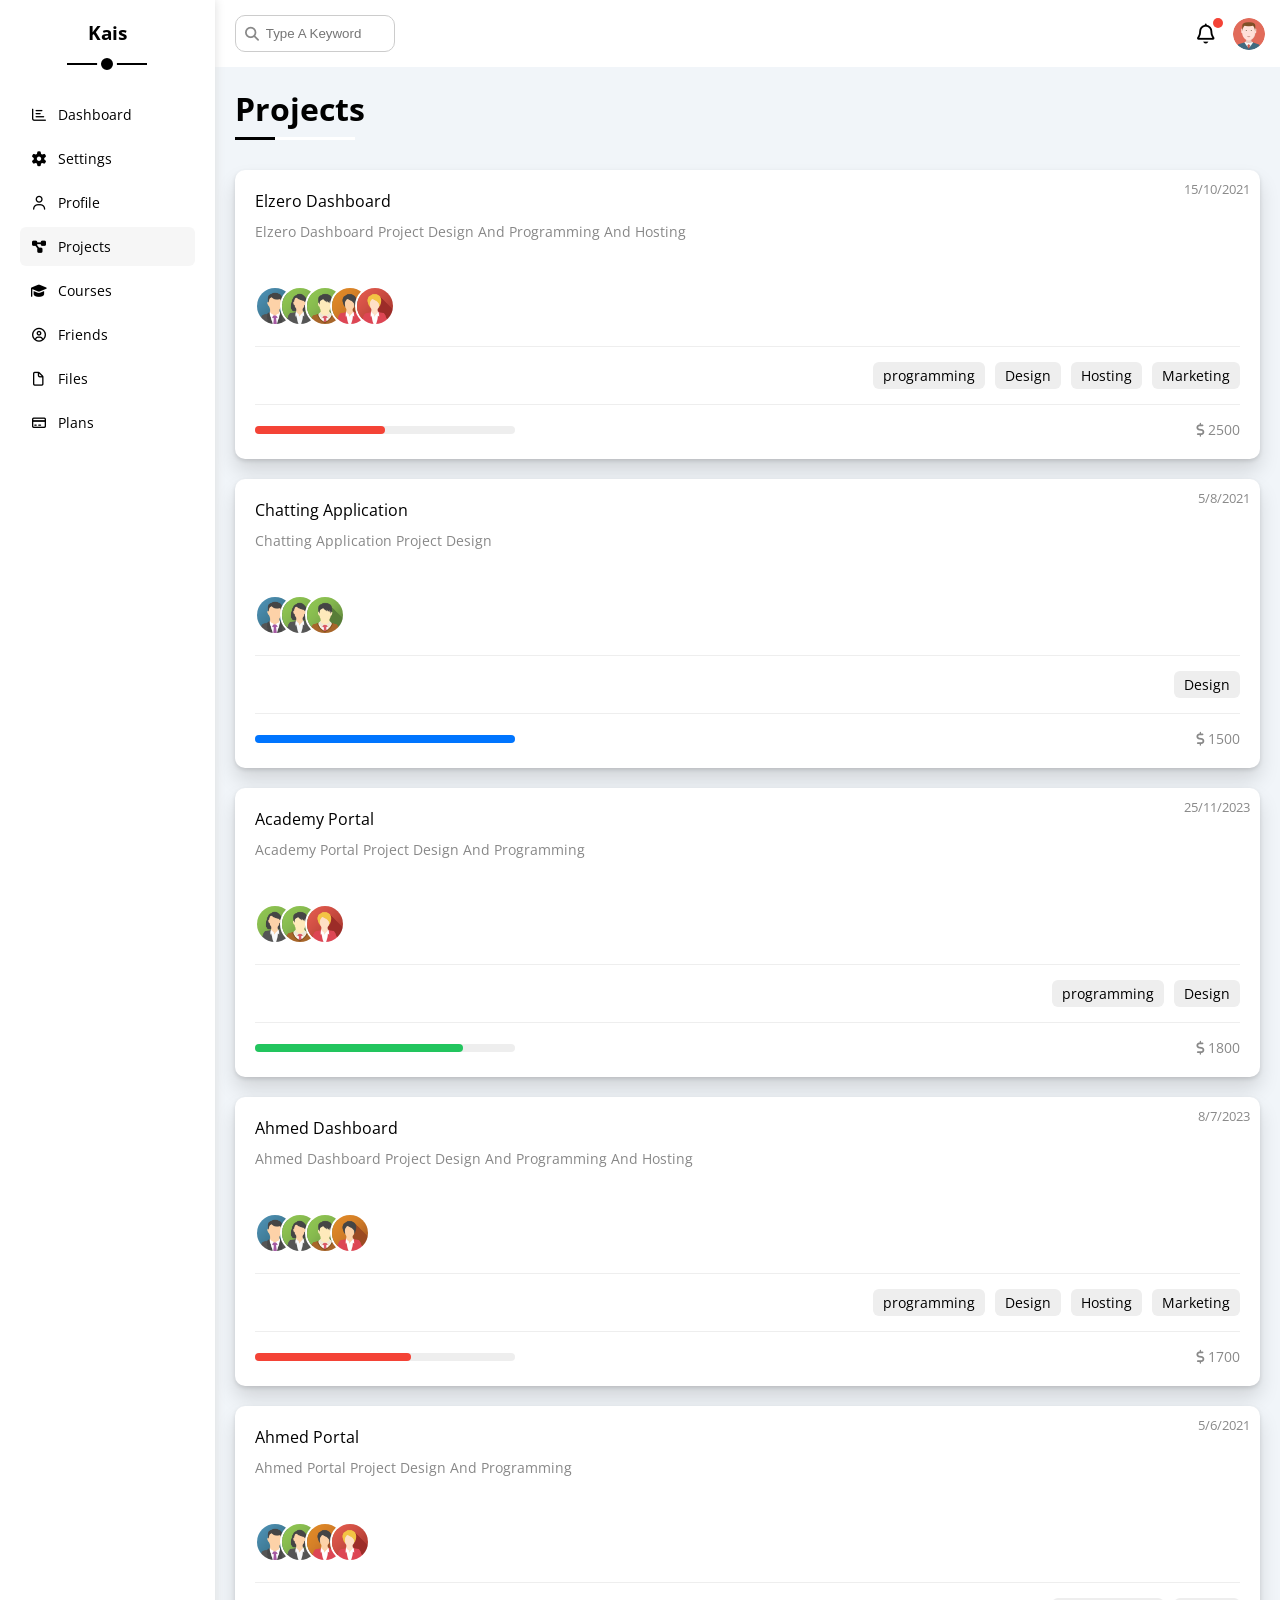
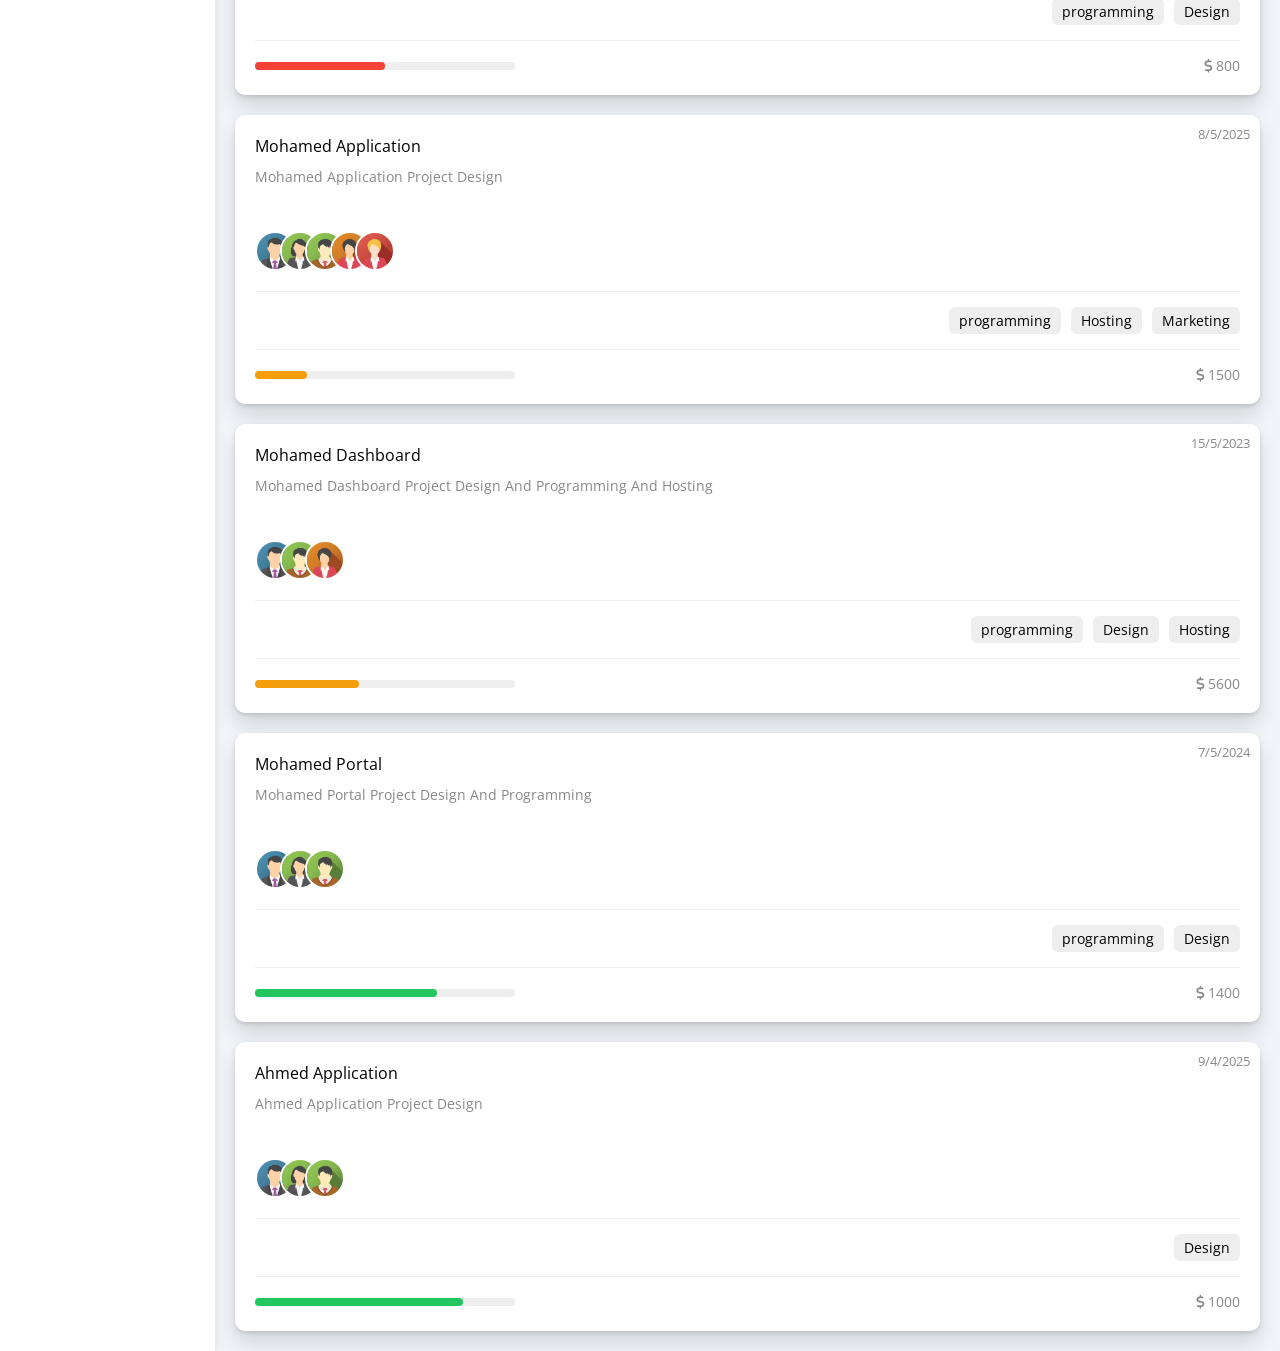
<file: projects.html>
<!DOCTYPE html>
<html lang="en">
    <head>
        <meta charset="UTF-8">
        <meta name="viewport" content="width=device-width, initial-scale=1.0">
        <!-- Font Awesome Library -->
        <link rel="stylesheet" href="css/all.min.css">
        <!-- Main Css File -->
        <link rel="stylesheet" href="css/frame-work.css">         
        <link rel="stylesheet" href="css/main-style.css">
        <!-- Google Font -->
        <link rel="preconnect" href="https://fonts.googleapis.com">
        <link rel="preconnect" href="https://fonts.gstatic.com" crossorigin>
        <link href="https://fonts.googleapis.com/css2?family=Open+Sans:ital,wght@0,300..800;1,300..800&display=swap" rel="stylesheet">
        <title>Projects</title>
    </head>
    <body>
        <div class="page d-flex">
            <div class="sidebar bg-white p-20 p-rel">
                <h3 class="p-rel mt-0 text-c">Kais</h3>
                <ul>
                    <li>
                        <a class="d-flex align-center fs-14 c-black rad-6 p-10" href="index.html">
                            <i class="fa-regular fa-chart-bar fa-fw"></i>
                            <span class="ml-10 hide-mobile">Dashboard</span>
                        </a>
                    </li>
                    <li>
                        <a class="d-flex align-center fs-14 c-black rad-6 p-10" href="settings.html">
                            <i class="fa-solid fa-gear fa-fw"></i>
                            <span class="ml-10 hide-mobile">Settings</span>
                        </a>
                    </li>
                    <li>
                        <a class="d-flex align-center fs-14 c-black rad-6 p-10" href="profile.html">
                            <i class="fa-regular fa-user fa-fw"></i>
                            <span class="ml-10 hide-mobile">Profile</span>
                        </a>
                    </li>
                    <li>
                        <a class="active d-flex align-center fs-14 c-black rad-6 p-10" href="projects.html">
                            <i class="fa-solid fa-diagram-project fa-fw"></i>
                            <span class="ml-10 hide-mobile">Projects</span>
                        </a>
                    </li>
                    <li>
                        <a class="d-flex align-center fs-14 c-black rad-6 p-10" href="courses.html">
                            <i class="fa-solid fa-graduation-cap fa-fw"></i>
                            <span class="ml-10 hide-mobile">Courses</span>
                        </a>
                    </li>
                    <li>
                        <a class="d-flex align-center fs-14 c-black rad-6 p-10" href="friends.html">
                            <i class="fa-regular fa-circle-user fa-fw"></i>
                            <span class="ml-10 hide-mobile">Friends</span>
                        </a>
                    </li>
                    <li>
                        <a class="d-flex align-center fs-14 c-black rad-6 p-10" href="files.html">
                            <i class="fa-regular fa-file fa-fw"></i>
                            <span class="ml-10 hide-mobile">Files</span>
                        </a>
                    </li>
                    <li>
                        <a class="d-flex align-center fs-14 c-black rad-6 p-10" href="plans.html">
                            <i class="fa-regular fa-credit-card fa-fw"></i>
                            <span class="ml-10 hide-mobile">Plans</span>
                        </a>
                    </li>
                </ul>
            </div>
            <div class="content w-full">
                <!-- Start Head -->
                <div class="head bg-white p-15 flex-between ">
                    <div class="search p-rel">
                        <input class="p-10 border-1-ccc rad-10" type="search" placeholder="Type A Keyword">
                    </div>
                    <div class="icons d-flex align-center">
                        <span class="notification p-rel">
                            <i class="fa-regular fa-bell fa-lg"></i>
                        </span>
                        <img src="images/avatar.png" alt="image">
                    </div>
                </div>
                <!-- End Head -->
                <h1 class="p-rel">Projects</h1>
                <div class="projects-page m-20">
                    <div class="project bg-white rad-10 p-rel p-20 mb-20 box-shadow">
                        <span class="date p-abs fs-13 c-gray">15/10/2021</span>
                        <h4 class="m-0 fw-normal">Elzero Dashboard</h4>
                        <p class="mb-10 mt-10 c-gray fs-14">Elzero Dashboard Project Design And Programming And Hosting</p>
                        <div class="team">
                            <a href="#">
                                <img class="rad-circle" src="images/team-01.png" alt="">
                            </a>
                            <a href="#">
                                <img class="rad-circle" src="images/team-02.png" alt="">
                            </a>
                            <a href="#">
                                <img class="rad-circle" src="images/team-03.png" alt="">
                            </a>
                            <a href="#">
                                <img class="rad-circle" src="images/team-04.png" alt="">
                            </a>
                            <a href="#">
                                <img class="rad-circle" src="images/team-05.png" alt="">
                            </a>
                        </div>
                        <div class="do d-flex pt-15 pb-15 mb-15 mt-15 column-mobile">
                            <span class="btn-shape bg-eee w-fit fs-14">programming</span>
                            <span class="btn-shape bg-eee w-fit fs-14">Design</span>
                            <span class="btn-shape bg-eee w-fit fs-14">Hosting</span>
                            <span class="btn-shape bg-eee w-fit fs-14">Marketing</span>
                        </div>
                        <div class="info flex-between column-mobile">
                            <div class="progress rad-6 bg-eee p-rel">
                                <span class="bg-red p-abs h-full rad-6" style="width: 50%;"></span>
                            </div>
                            <div class="c-gray fs-14">
                                <i class="fa-solid fa-dollar-sign"></i>
                                2500
                            </div>
                        </div>
                    </div>
                    <div class="project bg-white rad-10 p-rel p-20 mb-20 box-shadow">
                        <span class="date p-abs fs-13 c-gray">5/8/2021</span>
                        <h4 class="m-0 fw-normal">Chatting Application</h4>
                        <p class="mb-10 mt-10 c-gray fs-14">Chatting Application Project Design</p>
                        <div class="team">
                            <a href="#">
                                <img class="rad-circle" src="images/team-01.png" alt="">
                            </a>
                            <a href="#">
                                <img class="rad-circle" src="images/team-02.png" alt="">
                            </a>
                            <a href="#">
                                <img class="rad-circle" src="images/team-03.png" alt="">
                            </a>
                        </div>
                        <div class="do d-flex pt-15 pb-15 mb-15 mt-15 column-mobile">
                            <span class="btn-shape bg-eee w-fit fs-14">Design</span>
                        </div>
                        <div class="info flex-between column-mobile">
                            <div class="progress rad-6 bg-eee p-rel">
                                <span class="bg-blue p-abs h-full rad-6" style="width: 100%;"></span>
                            </div>
                            <div class="c-gray fs-14">
                                <i class="fa-solid fa-dollar-sign"></i>
                                1500
                            </div>
                        </div>
                    </div>
                    <div class="project bg-white rad-10 p-rel p-20 mb-20 box-shadow">
                        <span class="date p-abs fs-13 c-gray">25/11/2023</span>
                        <h4 class="m-0 fw-normal">Academy Portal</h4>
                        <p class="mb-10 mt-10 c-gray fs-14">Academy Portal Project Design And Programming</p>
                        <div class="team">
                            <a href="#">
                                <img class="rad-circle" src="images/team-02.png" alt="">
                            </a>
                            <a href="#">
                                <img class="rad-circle" src="images/team-03.png" alt="">
                            </a>
                            <a href="#">
                                <img class="rad-circle" src="images/team-05.png" alt="">
                            </a>
                        </div>
                        <div class="do d-flex pt-15 pb-15 mb-15 mt-15 column-mobile">
                            <span class="btn-shape bg-eee w-fit fs-14">programming</span>
                            <span class="btn-shape bg-eee w-fit fs-14">Design</span>
                        </div>
                        <div class="info flex-between column-mobile">
                            <div class="progress rad-6 bg-eee p-rel">
                                <span class="bg-green p-abs h-full rad-6" style="width: 80%;"></span>
                            </div>
                            <div class="c-gray fs-14">
                                <i class="fa-solid fa-dollar-sign"></i>
                                1800
                            </div>
                        </div>
                    </div>
                    <div class="project bg-white rad-10 p-rel p-20 mb-20 box-shadow">
                        <span class="date p-abs fs-13 c-gray">8/7/2023</span>
                        <h4 class="m-0 fw-normal">Ahmed Dashboard</h4>
                        <p class="mb-10 mt-10 c-gray fs-14">Ahmed Dashboard Project Design And Programming And Hosting</p>
                        <div class="team">
                            <a href="#">
                                <img class="rad-circle" src="images/team-01.png" alt="">
                            </a>
                            <a href="#">
                                <img class="rad-circle" src="images/team-02.png" alt="">
                            </a>
                            <a href="#">
                                <img class="rad-circle" src="images/team-03.png" alt="">
                            </a>
                            <a href="#">
                                <img class="rad-circle" src="images/team-04.png" alt="">
                            </a>
                        </div>
                        <div class="do d-flex pt-15 pb-15 mb-15 mt-15 column-mobile">
                            <span class="btn-shape bg-eee w-fit fs-14">programming</span>
                            <span class="btn-shape bg-eee w-fit fs-14">Design</span>
                            <span class="btn-shape bg-eee w-fit fs-14">Hosting</span>
                            <span class="btn-shape bg-eee w-fit fs-14">Marketing</span>
                        </div>
                        <div class="info flex-between column-mobile">
                            <div class="progress rad-6 bg-eee p-rel">
                                <span class="bg-red p-abs h-full rad-6" style="width: 60%;"></span>
                            </div>
                            <div class="c-gray fs-14">
                                <i class="fa-solid fa-dollar-sign"></i>
                                1700
                            </div>
                        </div>
                    </div>
                    <div class="project bg-white rad-10 p-rel p-20 mb-20 box-shadow">
                        <span class="date p-abs fs-13 c-gray">5/6/2021</span>
                        <h4 class="m-0 fw-normal">Ahmed Portal</h4>
                        <p class="mb-10 mt-10 c-gray fs-14">Ahmed Portal Project Design And Programming</p>
                        <div class="team">
                            <a href="#">
                                <img class="rad-circle" src="images/team-01.png" alt="">
                            </a>
                            <a href="#">
                                <img class="rad-circle" src="images/team-02.png" alt="">
                            </a>
                            <a href="#">
                                <img class="rad-circle" src="images/team-04.png" alt="">
                            </a>
                            <a href="#">
                                <img class="rad-circle" src="images/team-05.png" alt="">
                            </a>
                        </div>
                        <div class="do d-flex pt-15 pb-15 mb-15 mt-15 column-mobile">
                            <span class="btn-shape bg-eee w-fit fs-14">programming</span>
                            <span class="btn-shape bg-eee w-fit fs-14">Design</span>
                        </div>
                        <div class="info flex-between column-mobile">
                            <div class="progress rad-6 bg-eee p-rel">
                                <span class="bg-red p-abs h-full rad-6" style="width: 50%;"></span>
                            </div>
                            <div class="c-gray fs-14">
                                <i class="fa-solid fa-dollar-sign"></i>
                                800
                            </div>
                        </div>
                    </div>
                    <div class="project bg-white rad-10 p-rel p-20 mb-20 box-shadow">
                        <span class="date p-abs fs-13 c-gray">8/5/2025</span>
                        <h4 class="m-0 fw-normal">Mohamed Application</h4>
                        <p class="mb-10 mt-10 c-gray fs-14">Mohamed Application Project Design</p>
                        <div class="team">
                            <a href="#">
                                <img class="rad-circle" src="images/team-01.png" alt="">
                            </a>
                            <a href="#">
                                <img class="rad-circle" src="images/team-02.png" alt="">
                            </a>
                            <a href="#">
                                <img class="rad-circle" src="images/team-03.png" alt="">
                            </a>
                            <a href="#">
                                <img class="rad-circle" src="images/team-04.png" alt="">
                            </a>
                            <a href="#">
                                <img class="rad-circle" src="images/team-05.png" alt="">
                            </a>
                        </div>
                        <div class="do d-flex pt-15 pb-15 mb-15 mt-15 column-mobile">
                            <span class="btn-shape bg-eee w-fit fs-14">programming</span>
                            <span class="btn-shape bg-eee w-fit fs-14">Hosting</span>
                            <span class="btn-shape bg-eee w-fit fs-14">Marketing</span>
                        </div>
                        <div class="info flex-between column-mobile">
                            <div class="progress rad-6 bg-eee p-rel">
                                <span class="bg-orange p-abs h-full rad-6" style="width: 20%;"></span>
                            </div>
                            <div class="c-gray fs-14">
                                <i class="fa-solid fa-dollar-sign"></i>
                                1500
                            </div>
                        </div>
                    </div>
                    <div class="project bg-white rad-10 p-rel p-20 mb-20 box-shadow">
                        <span class="date p-abs fs-13 c-gray">15/5/2023</span>
                        <h4 class="m-0 fw-normal">Mohamed Dashboard</h4>
                        <p class="mb-10 mt-10 c-gray fs-14">Mohamed Dashboard Project Design And Programming And Hosting</p>
                        <div class="team">
                            <a href="#">
                                <img class="rad-circle" src="images/team-01.png" alt="">
                            </a>
                            <a href="#">
                                <img class="rad-circle" src="images/team-03.png" alt="">
                            </a>
                            <a href="#">
                                <img class="rad-circle" src="images/team-04.png" alt="">
                            </a>
                        </div>
                        <div class="do d-flex pt-15 pb-15 mb-15 mt-15 column-mobile">
                            <span class="btn-shape bg-eee w-fit fs-14">programming</span>
                            <span class="btn-shape bg-eee w-fit fs-14">Design</span>
                            <span class="btn-shape bg-eee w-fit fs-14">Hosting</span>
                        </div>
                        <div class="info flex-between column-mobile">
                            <div class="progress rad-6 bg-eee p-rel">
                                <span class="bg-orange p-abs h-full rad-6" style="width: 40%;"></span>
                            </div>
                            <div class="c-gray fs-14">
                                <i class="fa-solid fa-dollar-sign"></i>
                                5600
                            </div>
                        </div>
                    </div>
                    <div class="project bg-white rad-10 p-rel p-20 mb-20 box-shadow">
                        <span class="date p-abs fs-13 c-gray">7/5/2024</span>
                        <h4 class="m-0 fw-normal">Mohamed Portal</h4>
                        <p class="mb-10 mt-10 c-gray fs-14">Mohamed Portal Project Design And Programming</p>
                        <div class="team">
                            <a href="#">
                                <img class="rad-circle" src="images/team-01.png" alt="">
                            </a>
                            <a href="#">
                                <img class="rad-circle" src="images/team-02.png" alt="">
                            </a>
                            <a href="#">
                                <img class="rad-circle" src="images/team-03.png" alt="">
                            </a>
                        </div>
                        <div class="do d-flex pt-15 pb-15 mb-15 mt-15 column-mobile">
                            <span class="btn-shape bg-eee w-fit fs-14">programming</span>
                            <span class="btn-shape bg-eee w-fit fs-14">Design</span>
                        </div>
                        <div class="info flex-between column-mobile">
                            <div class="progress rad-6 bg-eee p-rel">
                                <span class="bg-green p-abs h-full rad-6" style="width: 70%;"></span>
                            </div>
                            <div class="c-gray fs-14">
                                <i class="fa-solid fa-dollar-sign"></i>
                                1400
                            </div>
                        </div>
                    </div>
                    <div class="project bg-white rad-10 p-rel p-20 mb-20 box-shadow">
                        <span class="date p-abs fs-13 c-gray">9/4/2025</span>
                        <h4 class="m-0 fw-normal">Ahmed Application</h4>
                        <p class="mb-10 mt-10 c-gray fs-14">Ahmed Application Project Design</p>
                        <div class="team">
                            <a href="#">
                                <img class="rad-circle" src="images/team-01.png" alt="">
                            </a>
                            <a href="#">
                                <img class="rad-circle" src="images/team-02.png" alt="">
                            </a>
                            <a href="#">
                                <img class="rad-circle" src="images/team-03.png" alt="">
                            </a>
                        </div>
                        <div class="do d-flex pt-15 pb-15 mb-15 mt-15 column-mobile">
                            <span class="btn-shape bg-eee w-fit fs-14">Design</span>
                        </div>
                        <div class="info flex-between column-mobile">
                            <div class="progress rad-6 bg-eee p-rel">
                                <span class="bg-green p-abs h-full rad-6" style="width: 80%;"></span>
                            </div>
                            <div class="c-gray fs-14">
                                <i class="fa-solid fa-dollar-sign"></i>
                                1000
                            </div>
                        </div>
                    </div>
                </div>
            </div>
        </div>
    </body>
</html>
</file>
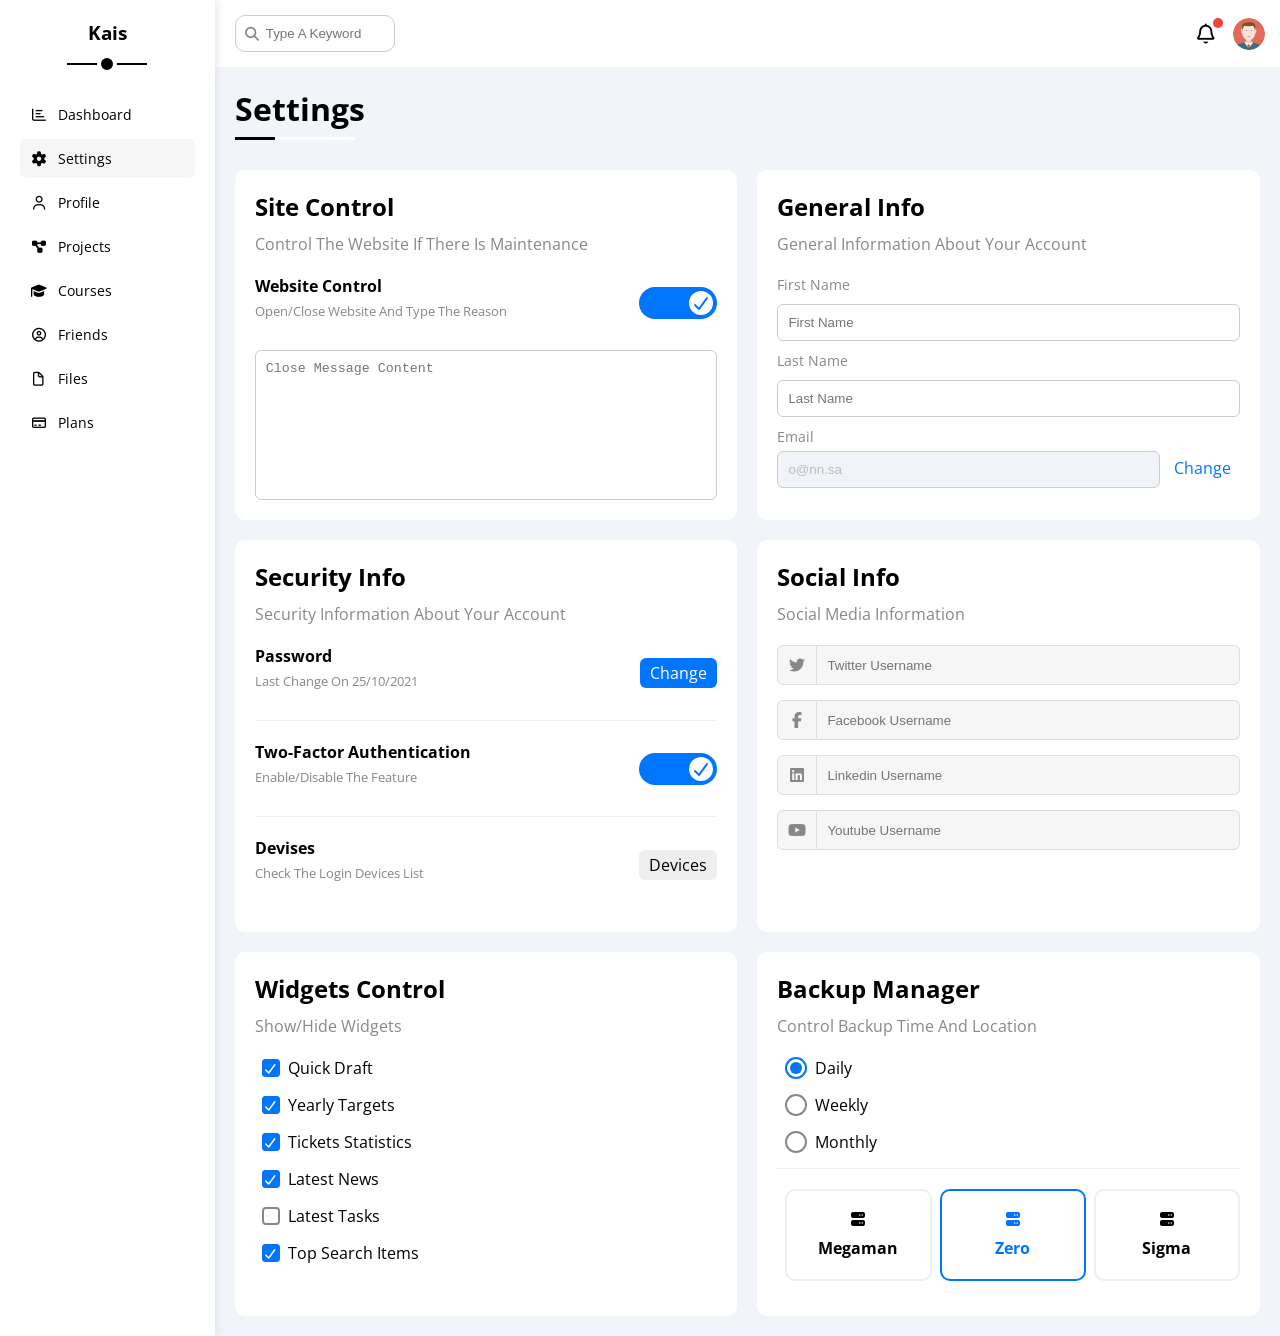
<file: settings.html>
<!DOCTYPE html>
<html lang="en">
    <head>
        <meta charset="UTF-8">
        <meta name="viewport" content="width=device-width, initial-scale=1.0">
        <!-- Font Awesome Library -->
        <link rel="stylesheet" href="css/all.min.css">
        <!-- Main Css File -->
        <link rel="stylesheet" href="css/frame-work.css">         
        <link rel="stylesheet" href="css/main-style.css">
        <!-- Google Font -->
        <link rel="preconnect" href="https://fonts.googleapis.com">
        <link rel="preconnect" href="https://fonts.gstatic.com" crossorigin>
        <link href="https://fonts.googleapis.com/css2?family=Open+Sans:ital,wght@0,300..800;1,300..800&display=swap" rel="stylesheet">
        <title>Settings</title>
    </head>
    <body>
        <div class="page d-flex">
            <div class="sidebar bg-white p-20 p-rel">
                <h3 class="p-rel mt-0 text-c">Kais</h3>
                <ul>
                    <li>
                        <a class="d-flex align-center fs-14 c-black rad-6 p-10" href="index.html">
                            <i class="fa-regular fa-chart-bar fa-fw"></i>
                            <span class="ml-10 hide-mobile">Dashboard</span>
                        </a>
                    </li>
                    <li>
                        <a class="active d-flex align-center fs-14 c-black rad-6 p-10" href="settings.html">
                            <i class="fa-solid fa-gear fa-fw"></i>
                            <span class="ml-10 hide-mobile">Settings</span>
                        </a>
                    </li>
                    <li>
                        <a class="d-flex align-center fs-14 c-black rad-6 p-10" href="profile.html">
                            <i class="fa-regular fa-user fa-fw"></i>
                            <span class="ml-10 hide-mobile">Profile</span>
                        </a>
                    </li>
                    <li>
                        <a class="d-flex align-center fs-14 c-black rad-6 p-10" href="projects.html">
                            <i class="fa-solid fa-diagram-project fa-fw"></i>
                            <span class="ml-10 hide-mobile">Projects</span>
                        </a>
                    </li>
                    <li>
                        <a class="d-flex align-center fs-14 c-black rad-6 p-10" href="courses.html">
                            <i class="fa-solid fa-graduation-cap fa-fw"></i>
                            <span class="ml-10 hide-mobile">Courses</span>
                        </a>
                    </li>
                    <li>
                        <a class="d-flex align-center fs-14 c-black rad-6 p-10" href="friends.html">
                            <i class="fa-regular fa-circle-user fa-fw"></i>
                            <span class="ml-10 hide-mobile">Friends</span>
                        </a>
                    </li>
                    <li>
                        <a class="d-flex align-center fs-14 c-black rad-6 p-10" href="files.html">
                            <i class="fa-regular fa-file fa-fw"></i>
                            <span class="ml-10 hide-mobile">Files</span>
                        </a>
                    </li>
                    <li>
                        <a class="d-flex align-center fs-14 c-black rad-6 p-10" href="plans.html">
                            <i class="fa-regular fa-credit-card fa-fw"></i>
                            <span class="ml-10 hide-mobile">Plans</span>
                        </a>
                    </li>
                </ul>
            </div>
            <div class="content w-full">
                <!-- Start Head -->
                <div class="head bg-white p-15 flex-between ">
                    <div class="search p-rel">
                        <input class="p-10 border-1-ccc rad-10" type="search" placeholder="Type A Keyword">
                    </div>
                    <div class="icons d-flex align-center">
                        <span class="notification p-rel">
                            <i class="fa-regular fa-bell fa-lg"></i>
                        </span>
                        <img src="images/avatar.png" alt="image">
                    </div>
                </div>
                <!-- End Head -->
                <h1 class="p-rel">Settings</h1>
                <div class="settings-page m-20 d-grid gap-20">
                    <!-- Start Settings Box -->
                    <div class="p-20 bg-white rad-10">
                        <h2 class="mt-0 mb-10">Site Control</h2>
                        <p class="mt-0 mb-20 c-gray">Control The Website If There Is Maintenance</p>
                        <div class="flex-between">
                            <div>
                                <span class="mb-10 bold">Website Control</span>
                                <p class="mt-5 mb-10 fs-13 c-gray">Open/Close Website And Type The Reason</p>
                            </div>
                            <div>
                                <label>
                                    <input class="toggle-checkbox" type="checkbox" checked>
                                    <div class="toggle-switch"></div>
                                </label>
                            </div>
                        </div>
                        <textarea class="close-message border-1-ccc w-full p-10 mt-20 rad-6 d-block" placeholder="Close Message Content"></textarea>
                    </div>
                    <!-- End Settings Box -->
                    <!-- Start Settings Box -->
                    <div class="p-20 bg-white rad-10">
                        <h2 class="mt-0 mb-10">General Info</h2>
                        <p class="mt-0 mb-20 c-gray">General Information About Your Account</p>
                        <div class="mb-10">
                            <label class="c-gray fs-14 mb-10 d-block" for="first-name" >First Name</label>
                            <input class="border-1-ccc w-full rad-6 p-10 d-block" type="text" id="first-name" placeholder="First Name">
                        </div>
                        <div class="mb-10">
                            <label class="c-gray fs-14 mb-10 d-block" for="last-name" >Last Name</label>
                            <input class="border-1-ccc w-full rad-6 p-10 d-block" type="text" id="last-name" placeholder="Last Name">
                        </div>
                        <div>
                            <label class="c-gray fs-14 d-block" for="email" >Email</label>
                            <input class="email border-1-ccc w-full rad-6 p-10 mt-5 d-block mr-10" type="email" id="email" value="o@nn.sa" disabled>
                            <a class="c-blue" href="#">Change</a>
                        </div>
                    </div>
                    <!-- End Settings Box -->
                    <!-- Start Settings Box -->
                    <div class="p-20 bg-white rad-10">
                        <h2 class="mt-0 mb-10">Security Info</h2>
                        <p class="mt-0 mb-20 c-gray">Security Information About Your Account</p>
                        <div class="flex-between mb-20 pb-20 border-b-1-eee">
                            <div>
                                <span class="mb-10 bold">Password</span>
                                <p class="mt-5 mb-10 fs-13 c-gray">Last Change On 25/10/2021</p>
                            </div>
                            <a class="button btn-shape c-white bg-blue w-fit" href="#">Change</a>
                        </div>
                        <div class="flex-between mb-20 pb-20 border-b-1-eee">
                            <div>
                                <span class="mb-10 bold">Two-Factor Authentication</span>
                                <p class="mt-5 mb-10 fs-13 c-gray">Enable/Disable The Feature</p>
                            </div>
                            <div>
                                <label>
                                    <input class="toggle-checkbox" type="checkbox" checked>
                                    <div class="toggle-switch"></div>
                                </label>
                            </div>
                        </div>
                        <div class="flex-between pb-20">
                            <div>
                                <span class="mb-10 bold">Devises</span>
                                <p class="mt-5 mb-10 fs-13 c-gray">Check The Login Devices List</p>
                            </div>
                            <a class="button btn-shape c-black bg-eee w-fit" href="#">Devices</a>
                        </div>
                    </div>
                    <!-- End Settings Box -->
                    <!-- Start Settings Box -->
                    <div class="social-box p-20 bg-white rad-10">
                        <h2 class="mt-0 mb-10">Social Info</h2>
                        <p class="mt-0 mb-20 c-gray">Social Media Information</p>
                        <div class="d-flex rad-6 mb-15">
                            <i class="fa-brands fa-twitter c-gray flex-center"></i>
                            <input class="f-grow-1" type="text" placeholder="Twitter Username">
                        </div>
                        <div class="d-flex rad-6 mb-15">
                            <i class="fa-brands fa-facebook-f c-gray flex-center"></i>
                            <input class="f-grow-1" type="text" placeholder="Facebook Username">
                        </div>
                        <div class="d-flex rad-6 mb-15">
                            <i class="fa-brands fa-linkedin c-gray flex-center"></i>
                            <input class="f-grow-1" type="text" placeholder="Linkedin Username">
                        </div>
                        <div class="d-flex rad-6 mb-15">
                            <i class="fa-brands fa-youtube c-gray flex-center"></i>
                            <input class="f-grow-1" type="text" placeholder="Youtube Username">
                        </div>
                    </div>
                    <!-- End Settings Box -->
                    <!-- Start Settings Box -->
                    <div class="widgets-control-box p-20 bg-white rad-10">
                        <h2 class="mt-0 mb-10">Widgets Control</h2>
                        <p class="mt-0 mb-20 c-gray">Show/Hide Widgets</p>
                        <div class="d-flex align-center mb-15">
                            <input id="one" type="checkbox" checked>
                            <label for="one">Quick Draft</label>
                        </div>
                        <div class="d-flex align-center mb-15">
                            <input id="two" type="checkbox" checked>
                            <label for="two">Yearly Targets</label>
                        </div>
                        <div class="d-flex align-center mb-15">
                            <input id="three" type="checkbox" checked>
                            <label for="three">Tickets Statistics</label>
                        </div>
                        <div class="d-flex align-center mb-15">
                            <input id="four" type="checkbox" checked>
                            <label for="four">Latest News</label>
                        </div>
                        <div class="d-flex align-center mb-15">
                            <input id="five" type="checkbox">
                            <label for="five">Latest Tasks</label>
                        </div>
                        <div class="d-flex align-center mb-15">
                            <input id="six" type="checkbox" checked>
                            <label for="six">Top Search Items</label>
                        </div>
                    </div>
                    <!-- End Settings Box -->
                    <!-- Start Settings Box -->
                    <div class="p-20 bg-white rad-10">
                        <h2 class="mt-0 mb-10">Backup Manager</h2>
                        <p class="mt-0 mb-20 c-gray">Control Backup Time And Location</p>
                        <div class="date d-flex align-center mb-15">
                            <input id="daily" type="radio"  name="time" checked>
                            <label for="daily">Daily</label>
                        </div>
                        <div class="date d-flex align-center mb-15">
                            <input id="weekly" type="radio" name="time">
                            <label for="weekly">Weekly</label>
                        </div>
                        <div class="date d-flex align-center mb-15">
                            <input id="monthly" type="radio"  name="time">
                            <label for="monthly">Monthly</label>
                        </div>
                        <div class="servers d-flex column-mobile pt-20 border-t-1-eee">
                            <input type="radio" id="server-one" name="server">
                            <div class="server border-2-eee rad-10 w-full text-c mb-15">
                                <label for="server-one" class=" bold d-block p-20">
                                    <i class="fa-solid fa-server d-block "></i>
                                    Megaman
                                </label>
                            </div>
                            <input type="radio" id="server-two"  name="server" checked>
                            <div class="server border-2-eee rad-10 w-full text-c mb-15">
                                <label for="server-two" class=" bold d-block p-20">
                                    <i class="fa-solid fa-server d-block "></i>
                                    Zero
                                </label>
                            </div>
                            <input type="radio" id="server-three"  name="server">
                            <div class="server border-2-eee rad-10 w-full text-c mb-15">
                                <label for="server-three" class=" bold d-block p-20">
                                    <i class="fa-solid fa-server d-block "></i>
                                    Sigma
                                </label>
                            </div>
                        </div>
                        
                    </div>
                    <!-- End Settings Box -->
                </div>
            </div>
        </div>
    </body>
</html>
</file>
<file: css/frame-work.css>
:root {
    --blue-color:#0075ff;
    --blue-alt-color:#0d69d5;
    --orange-color:#f59e0b;
    --green-color:#22c55e;
    --red-color:#f44336;
    --gray-color:#888;
}
/* Start Box */
.d-block {
    display: block;
}
@media (max-width:767px) {
    .block-mobile {
        display: block;
    }
    .hide-mobile {
        display: none;
    }
}
.d-grid {
    display: grid;
}
.d-flex {
    display: flex;
}
.d-inline-flex {
    display: inline-flex;
}
.align-center {
    align-items: center;
}
.space-between {
    justify-content: space-between;
}
.flex-wrap {
    flex-wrap: wrap;
}
.f-grow-1 {
    flex-grow: 1;
}
@media (max-width:767px) {
    .column-mobile {
        flex-direction: column;
    }
}
.gap-20 {
    gap: 20px ;
}
/* End Box */
/* Start Padding + Margin */
.p-20 {
    padding: 20px;
}
.p-15 {
    padding: 15px;
}
.p-10 {
    padding: 10px;
}
.pt-20 {
    padding-top: 20px;
}
.pt-15 {
    padding-top: 15px;
}
.pb-20 {
    padding-bottom: 20px;
}
.pb-15 {
    padding-bottom: 15px;
}
.m-20 {
    margin: 20px;
}
.m-0 {
    margin: 0;
}
.mt-0 {
    margin-top: 0;
}
.mt-5 {
    margin-top: 5px;
}
.mt-10 {
    margin-top: 10px;
}
.mt-15 {
    margin-top: 15px;
}
.mt-20 {
    margin-top: 20px;
}
.mt-25 {
    margin-top: 25px;
}
.mr-10 {
    margin-right: 10px;
}
.mr-15 {
    margin-right: 15px;
}
.mb-5 {
    margin-bottom: 5px;
}
.mb-10 {
    margin-bottom: 10px;
}
.mb-15 {
    margin-bottom: 15px;
}
.mb-20 {
    margin-bottom: 20px;
}
.ml-10 {
    margin-left: 10px;
}
/* End Padding + Margin */
/* Start Color */
.bg-white {
    background-color: white;
}
.bg-blue {
    background-color: var(--blue-color);
}
.bg-orange {
    background-color: var(--orange-color);
}
.bg-green {
    background-color: var(--green-color);
}
.bg-red {
    background-color: var(--red-color);
}
.bg-eee {
    background-color: #eee;
}
.c-blue {
    color: var(--blue-color);
}
.c-orange {
    color: var(--orange-color);
}
.c-green {
    color: var(--green-color);
}
.c-red {
    color: var(--red-color);
}
.c-black {
    color: black;
}
.c-gray {
    color: var(--gray-color);
}
.c-white {
    color: white;
}
/* End Color */
/* Start Position */
.p-rel {
    position: relative;
}
.p-abs {
    position: absolute;
}
/* End Position  */
/* Start Font  */
@media (max-width:767px) {
    .text-c-mobile {
        text-align: center;
    }
}
.text-c {
    text-align: center;
}
.fs-13 {
    font-size: 13px;
}
.fs-14 {
    font-size: 14px;
}
.fs-15 {
    font-size:15px ;
}
.fs-16 {
    font-size:16px ;
}
.fs-17 {
    font-size:17px ;
}
.fs-25 {
    font-size: 25px;
}
.fw-500 {
    font-weight: 500;
}
.bold {
    font-weight: bold;
}
.fw-normal {
    font-weight: normal;
}
/* End Font */
/* Start Size  */
.w-full {
    width: 100%
}
.w-half {
    width: 50%
}
.w-fit {
    width: fit-content;
}
.h-full {
    height: 100%;
}
/* End Size  */
/* Start Border  */
.rad-6 {
    border-radius: 6px;
}
.rad-10 {
    border-radius: 10px;
}
.rad-circle {
    border-radius: 50%;
}
.border-1-ccc {
    border: 1px solid #ccc;
}
.border-1-eee {
    border: 1px solid #eee;
}
.border-2-eee {
    border: 2px solid #eee;
}
.border-t-1-eee {
    border-top: 1px solid #eee;
}
.border-b-1-eee {
    border-bottom: 1px solid #eee;
}
.b-none {
    border: none;
}
/* End Border */
/* Start View */
.hide-overflow {
    overflow: hidden;
}
/* End View */
/* Start Component */
.flex-center {
    display: flex;
    justify-content: center;
    align-items: center;
}
.flex-between {
    display: flex;
    justify-content: space-between;
    align-items: center;
}
.btn-shape {
    padding: 4px 10px;
    border-radius: 6px;
}
.box-shadow {
    -moz-box-shadow: 0px 12px 20px 0px rgb(0 0 0 / 13%), 0px 2px 4px 0px rgb(0 0 0 / 12%);
    -webkit-box-shadow: 0px 12px 20px 0px rgb(0 0 0 / 13%), 0px 2px 4px 0px rgb(0 0 0 / 12%);
    box-shadow: 0px 12px 20px 0px rgb(0 0 0 / 13%), 0px 2px 4px 0px rgb(0 0 0 / 12%);
}
/* End Component */
</file>
<file: css/main-style.css>
:root {
    --main-transition:0.3s;
    --blue-color:#0075ff;
    --blue-alt-color:#0d69d5;
    --orange-color:#f59e0b;
    --green-color:#22c55e;
    --red-color:#f44336;
    --red-alt-color:#df3f34;
    --gray-color:#888;
}
body {
    font-family:"Open Sans" , sans-serif;
    margin: 0;
}
* {
    box-sizing: border-box;
}
*:focus {
    outline: none;
}
a {
    text-decoration: none;
}
ul {
    list-style: none ;
    padding: 0;
}
::-webkit-scrollbar {
    width: 15px;
}
::-webkit-scrollbar-track {
    background-color: white;
}
::-webkit-scrollbar-thumb {
    background-color: var(--blue-color);
}
::-webkit-scrollbar-thumb:hover {
    background-color: var(--blue-alt-color);
}
.page {
    background-color: #f1f5f9;
    min-height: 100vh;
}
/* Start Sidebar  */
.sidebar {
    width: 250px;
    -webkit-box-shadow: 0 0 10px #ddd;
    -moz-box-shadow: 0 0 10px #ddd;
    box-shadow: 0 0 10px #ddd;
}
.sidebar > h3 {
    margin-bottom: 50px;
}
@media (min-width:768px) {
    .sidebar > h3::before ,
    .sidebar > h3::after {
        content: "";
        background-color: black;
        position: absolute;
        left: 50%;
        transform: translateX(-50%);
    }
    .sidebar > h3::before {
        height: 2px;
        width: 80px;
        bottom: -20px;
    }
    .sidebar > h3::after {
        height: 12px;
        width: 12px;    
        bottom: -29px;
        border-radius: 50%;
        border: 4px solid white;
    }
}
.sidebar ul li a {
    transition: var(--main-transition);
    margin-bottom: 5px;
}
.sidebar ul li a:hover , 
.sidebar ul li a.active {
    background-color: #f6f6f6;
}
.sidebar ul li a span {
    font-size: 14px;
    margin-left: 10px;
}
@media (max-width :767px) {
    .sidebar {
        width: 58px;
        padding: 10px;
    }
    .sidebar > h3 {
        font-size: 13px;
        margin-bottom: 15px;
    }
}
/* End Sidebar  */
/* Start Content */
.content {
    overflow: hidden;
}
/* Start Head */
.head .search::before{
    font-family: var(--fa-style-family-classic);
    content: "\f002";
    font-weight: 900;
    position: absolute;
    left: 15px;
    top: 50%;
    transform: translateY(-50%);
    font-size: 14px;
    color: var(--gray-color);
}
.head .search input {
    padding-left: 30px;
    margin-left: 5px;
    width: 160px;
    transition: width var(--main-transition);
}
.head .search input:focus {
    outline:auto ;
    outline-color: #dadada;
    width: 200px;
}
.head .search input:focus::placeholder {
    display: none;
}
.head .icons .notification::before {
    content: "";
    width: 10px;
    height: 10px;
    border-radius: 50%;
    background-color: var(--red-color);
    position: absolute;
    top: -5px;
    right: -5px;
}
.head .icons .notification i {
    cursor: pointer;
    animation-name: bell-move;
    animation-duration: 0.4s;
    animation-timing-function: linear;
    animation-iteration-count: infinite;
    animation-play-state: paused;
}
.head .icons .notification i:hover {
    animation-play-state: running;
}
.head .icons img {
    cursor: pointer;
}
.head .icons img {
    width: 32px;
    height: 32px;
    margin-left: 15px;
    border-radius: 50%;
}   
/* End Head */
.page h1 {
    margin: 20px 20px 40px;
}
.page h1::before , 
.page h1::after {
    content: "";
    position: absolute;
    height: 3px;
    bottom: -10px;
    left: 0;
}
.page h1::before {
    background-color: white;
    width: 120px;
}
.page h1::after {
    background-color: black;
    width: 40px;
}
.wrapper {
    grid-template-columns: repeat(auto-fill , minmax(450px , 1fr));
    margin-left: 20px;
    margin-right: 20px;
    margin-bottom: 20px;
}
@media (max-width:767px) {
    .wrapper {
        grid-template-columns: minmax(200px , 1fr);
        margin-left: 10px;
        margin-right: 10px;
        gap: 10px;
    }
}
@media (min-width:768px) {
    .wrapper > div {
        transition: var(--main-transition);
    }
    .wrapper > div:hover {
        transform: scale(1.011);
    }    
}
/* Start Welcome */
.welcome .welcome-header img {
    width: 200px;
}
.welcome > img {
    width: 64px;
    height: 64px;
    box-shadow: rgb(221, 221, 221) 0px 0px 5px;
    margin-top: -30px;
    margin-left: 20px;
    border: 3px solid white;
    padding: 2px;
}
.welcome .body {
    border-top:1px  solid #eee;
    border-bottom:1px  solid #eee;
}
@media (max-width:767px) {
    .welcome .welcome-header {
        padding-bottom: 30px;
        justify-content: center;
    }
    .welcome > img {
        margin-left: 0;
    }
    .welcome .body {
        flex-direction: column;
    }
    .welcome .body div {
        margin-bottom: 20px;
    }
    .welcome .body div:not(:last-child)::before {
        content: "";
        width: 30%;
        height: 1px;
        background-color: var(--gray-color);
        position: absolute;
        bottom: -10px;
        left: 50%;
        transform: translateX(-50%);
    }
}
.welcome a {
    margin: 0 15px 15px auto;
    transition: var(--main-transition);
}
.welcome a:hover {
    background-color: var(--blue-alt-color);
}
/* End Welcome */
/* Start Quick Draft */
.quick textarea {
    resize: none;
    min-height: 180px;
}
.quick input[type=submit] {
    margin-left: auto;
    cursor: pointer;
    transition: var(--main-transition);
}
.quick input[type=submit]:hover {
    background-color: var(--blue-alt-color);
}
/* End Quick Draft */
/* Start Yearly Targets */
.targets .unit i {
    height: 80px;
    width: 80px;
    margin-right: 20px;
}
.targets .unit .info .progress {
    height: 4px;
}
.targets .unit.blue i ,
.targets .unit.blue .info .progress {
    background-color: rgba(0 117 255 / 20%);
}
.targets .unit.orange i ,
.targets .unit.orange .info .progress {
    background-color: rgb(245 158 11 / 20%);
}
.targets .unit.green i ,
.targets .unit.green .info .progress {
    background-color: rgb(34 197 94 / 20%);
}
.targets .unit .info .progress > span {
    height: 100%;
}
.targets .unit .info .progress > span span {
    bottom: 16px;
    right: -19px;
    font-size: 14px;
    padding: 2px 5px;
}
.targets .unit .info .progress span > span::after {
    content: "";
    border-style: solid;
    border-width: 6px;
    border-color: transparent;
    position: absolute;
    bottom: -11px;
    left: 50%;
    transform: translateX(-50%);
}
.targets .unit.blue .info .progress span > span::after {
    border-top-color: var(--blue-color);
}
.targets .unit.orange .info .progress span > span::after {
    border-top-color: var(--orange-color);
}
.targets .unit.green .info .progress span > span::after {
    border-top-color: var(--green-color) ;
}
/* End Yearly Targets */
/* Start Tickets Statistics */
.tickets .info .box {
    width: calc(50% - 10px);
}
@media (max-width:570px) {
    .tickets .info .box {
        width: 100%;
    }
}
/* End Tickets Statistics */
/* Start Latest News */
.news .news-row:not(:last-of-type) {
    border-bottom: 1px solid #eee;
}
.news img {
    width: 100px;
    height: 100%;
    margin-right: 20px;
}
@media (max-width:767px) {
    .news img {
        margin: 0 auto;
    }
}
.news .info {
    flex-grow: 1;
}
.news .info h3 {
    font-size: 16px;
    margin-bottom: 6px;
}
@media (max-width:767px) {
    .news .info h3 {
        margin-top: 5px;
    }
    .news .info p {
        margin-bottom: 5px;
    }
    .news .label {
        width: fit-content;
        margin: 10px auto;
    }
}
/* End Latest News */
/* Start Tasks  */
.tasks .tasks-row:not(:last-of-type) {
    border-bottom: 1px solid #eee;
    margin-bottom: 15px;
    padding-bottom: 15px;
}
.tasks .tasks-row.done {
    opacity: 0.3;
}
.tasks .tasks-row.done .info h3 {
    text-decoration: line-through;
}
.tasks .tasks-row.done .info p {
    text-decoration: line-through;
}
.tasks .tasks-row i {
    cursor: pointer;
    transition: var(--main-transition);
}
.tasks .tasks-row i:hover {
    color: var(--red-color);
}
/* End Tasks  */
/* Start Top Search Items */

/* End Top Search Items */
/* Start Latest Upload  */
.latest-upload .latest-upload-row img {
    width: 40px;
    height: 40px;
}
.latest-upload .latest-upload-row:not(:last-of-type) {
    border-bottom: 1px solid #eee;
    margin-bottom: 10px;
    padding-bottom: 10px;
}
/* End Latest Upload  */
/* Start Last Project Progress */
.latest-projects ul::before {
    content: "";
    height: 100%;
    width: 2px;
    background-color: var(--blue-color);
    position: absolute;
    left: 11px;
}
.latest-projects li::before {
    content: "";
    width: 20px;
    height: 20px;
    border-radius: 50%;
    background-color: white;
    margin-right: 15px;
    border: 2px solid white;
    outline: 2px solid var(--blue-color);
    z-index: 1;
}
.latest-projects li.done::before {
    background-color: var(--blue-color);
}
.latest-projects li.current::before {
    animation: change-color infinite 0.8s alternate;
}
.latest-projects img {
    position: absolute;
    right: 15px;
    bottom: 15px;
    width: 150px;
    opacity: 0.1;
}
/* End Last Project Progress */
/* Start Reminders */
.reminders  li > span {
    width: 15px;
    height: 15px;
    border-radius: 50%;
}
.reminders  li.blue > span {
    background-color: var(--blue-color);
}
.reminders  li.green > span {
    background-color: var(--green-color);
}
.reminders  li.orange > span {
    background-color: var(--orange-color);
}
.reminders  li.red > span {
    background-color: var(--red-color);
}
.reminders li .info {
    padding-left: 15px;
    border-left-width:2px;
    border-left-style: solid;
}
.reminders li.blue .info {
    border-left-color: var(--blue-color);
}
.reminders li.green .info {
    border-left-color: var(--green-color);
}
.reminders li.orange .info {
    border-left-color: var(--orange-color);
}
.reminders li.red .info {
    border-left-color: var(--red-color);
}
/* End Reminders */
/* Start Latest Post */
.latest-post img {
    width: 50px;
    height: 50px;
    margin-right: 15px;
}
.latest-post .description {
    border-bottom: 1px solid #ccc ;
    border-top: 1px solid #ccc;
    text-transform:capitalize ;
    line-height: 1.8;
    min-height: 140px;
}
/* End Latest Post */
/* Start Social Media Stats */

.social-stats .box {
    padding: 15px 15px 15px 70px;
}
.social-stats .box.twitter {
    background-color: rgba(29, 160, 242, 0.2);
    color: #1da1f2;
}
.social-stats .box.facebook {
    background-color: rgb(24, 119, 242 , 0.2);
    color: #1877f2;
}
.social-stats .box.youtube {
    background-color: rgb(255, 0, 0 , 0.2);
    color: #ff0000;
}
.social-stats .box.linkedin {
    background-color: rgb(0, 119, 181 , 0.2);
    color: #0077b5;
}
.social-stats .box i {
    left: 0;
    top: 0;
    width: 52px;
    transition: var(--main-transition);
}
.social-stats .box i:hover {
    transform: rotate(5deg);
}
.social-stats .box.twitter i ,
.social-stats .box.twitter a {
    background-color: #1da1f2;
}
.social-stats .box.facebook i ,
.social-stats .box.facebook a {
    background-color: #1877f2;
}
.social-stats .box.youtube i ,
.social-stats .box.youtube a {
    background-color: #ff0000;
}
.social-stats .box.linkedin i ,
.social-stats .box.linkedin a {
    background-color: #0077b5;
}
/* End Social Media Stats */
/* Start Projects Table */
.projects .responsive-table {
    overflow-x: auto;
}
.projects table {
    min-width: 1000px;
    border-spacing: 0;
}
.projects table tbody tr {
    transition: var(--main-transition);
}
.projects table tbody tr:hover  {
    background-color: #faf7f7;
}
.projects table td {
    padding:15px ;
}
.projects table thead td {
    background-color: #eee;
    font-weight: bold;
}
.projects table tbody td {
    border-bottom:1px  solid #eee;
    border-left:1px  solid #eee;
    transition: var(--main-transition);
}
.projects table tbody td:last-child {
    border-right: 1px solid #eee;
}
.projects table td img {
    width: 32px;
    height: 32px;
    border-radius: 50%;
    padding: 2px;
    background-color: white;
}
.projects table td img:not(:first-child) {
    margin-left: -20px;
}
/* End Projects Table */
/* Start Settings */
.settings-page {
    grid-template-columns: repeat(auto-fill, minmax(500px, 1fr));
}
@media (max-width:767px) {
    .settings-page {
        grid-template-columns:minmax(100px, 1fr);
        gap:10px;
        margin-left: 10px;
        margin-right: 10px;
    }
}
.settings-page textarea {
    resize: none;
    min-height: 150px;
}
.settings-page .email {
    display: inline-flex;
    width: calc(100% - 80px);
}
.settings-page .button {
    transition: var(--main-transition);
}
.settings-page .button.bg-blue:hover {
    background-color:var(--blue-alt-color);
}
.settings-page .button.bg-eee:hover {
    background-color:#ddd;
}
/* social */
.settings-page .social-box i {
    background-color: #f6f6f6;
    height: 40px;
    width: 40px;
    border-radius: 6px 0 0 6px;
    border: 1px solid #ddd;
    transition: var(--main-transition);
}
.settings-page .social-box input {
    padding-left: 10px;
    background-color: #f6f6f6;
    border: #ddd;
    height: 40px;
    border-radius: 0 6px 6px 0;
    border: 1px solid #ddd;
    border-left: none;
}
.settings-page .social-box > div:focus-within i {
    color: black;
}
/* widgets control */
.settings-page .widgets-control-box input[type="checkbox"] {
    -webkit-appearance:none ;
    appearance: none;
}
.settings-page .widgets-control-box label {
    position: relative;
    padding-left: 26px;
    cursor: pointer;
}
.settings-page .widgets-control-box label::before ,
.settings-page .widgets-control-box label::after {
    position: absolute;
    left: 0;
    top: 50%;
    border-radius:4px ;
    margin-top: -9px;
}
.settings-page .widgets-control-box label::before {
    content: "";
    width: 14px;
    height: 14px;
    border:2px solid var(--gray-color) ;
}
.settings-page .widgets-control-box label:hover::before {
    border-color: var(--blue-alt-color);
}
.settings-page .widgets-control-box label::after {
    font-family: var(--fa-style-family-classic);
    content: "\f00c";
    font-weight: 900;
    background-color: var(--blue-color);
    color: white;
    font-size: 12px;
    width: 18px;
    height: 18px;
    display: flex;
    justify-content: center;
    align-items: center;
    transform: scale(0);
    transition: var(--main-transition);
}
.settings-page .widgets-control-box input[type=checkbox]:checked + label::after {
    transform: scale(1);
}
/* date */
.settings-page input[type="radio"] {
    -webkit-appearance:none ;
    appearance: none;
}
.settings-page .date label {
    position: relative;
    padding-left: 30px;
    cursor: pointer;
}
.settings-page .date label::before ,
.settings-page .date label::after {
    position: absolute;
    border-radius:50% ;
    top: 50%;
}
.settings-page .date label::before {
    content: "";
    margin-top: -11px;
    left: 0;
    width: 18px;
    height: 18px;
    border:2px solid var(--gray-color) ;
}
.settings-page .date label:hover::before {
    border-color: var(--blue-alt-color);
}
.settings-page .date label::after {
    content: "";
    left: 5px;
    margin-top: -6px;
    background-color: var(--blue-color);
    color: white;
    width: 12px;
    height: 12px;
    transform: scale(0);
    transition: var(--main-transition);
}
.settings-page .date input[type=radio]:checked + label::before {
    border-color: var(--blue-color);
}
.settings-page .date input[type=radio]:checked + label::after {
    transform: scale(1);
}
/* servers */
.settings-page .servers label {
    cursor: pointer;
}
.settings-page .servers i {
    margin: 0 auto 10px;
}
.settings-page .servers input[type=radio]:checked + .server > label {
    color: var(--blue-color);
}
.settings-page .servers input[type=radio]:checked + .server {
    border-color: var(--blue-color);
}
/* toggle */
.toggle-checkbox {
    -webkit-appearance:none ;
    appearance:none;
    display: none;
}
.toggle-switch {
    background-color: #ccc;
    width: 78px;
    height: 32px;
    border-radius: 16px;
    position: relative;
    transition: var(--main-transition);
    cursor: pointer;
}
.toggle-switch::before {
    font-family: var(--fa-style-family-classic);
    content:"\f00d";
    font-weight:900 ;
    background-color: white;
    width: 24px;
    height: 24px;
    position: absolute;
    border-radius: 50%;
    left: 4px;
    top: 4px;
    display: flex;
    justify-content: center;
    align-items: center;
    color: #aaa;
    transition: var(--main-transition);
}
.toggle-checkbox:checked + .toggle-switch {
    background-color: var(--blue-color);
}
.toggle-checkbox:checked + .toggle-switch::before {
    content: "\f00c";
    left: 50px;
    color: var(--blue-color);
}
.settings-page :disabled {
    cursor: no-drop;
    background-color: #f0f4f8;
    color: #bbbbbb;
}
/* End Settings */
/* Start Profile */ 
.profile-page .overview .avatar-box {
    width: 300px;
    border-right: 1px solid #eee;
    letter-spacing: 0.7px;
}
.profile-page .overview .avatar-box > img {
    width: 120px;
    height: 120px;
}
.profile-page .overview .avatar-box .level {
    position: relative;
    height: 6px;
    width: 70%;
    margin: auto;
}
.profile-page .overview .avatar-box .level span {
    position: absolute;
    left: 0;
    top: 0;
    height: 100%;
}
.profile-page .overview .info-box  {
    letter-spacing: 0.7px;
}
.profile-page .overview .info-box .box {
    flex-wrap: wrap;
    transition: var(--main-transition);
}
.profile-page .overview .info-box .box > div {
    min-width: 250px;
}
.profile-page .overview .info-box .box:hover {
    background-color: #f9f9f9;
}
.profile-page .overview .info-box .toggle-switch {
    height: 20px;
}
.profile-page .overview .info-box .toggle-switch::before {
    width: 12px;
    height: 12px;
    font-size: 8px;
}
.profile-page .overview .info-box .toggle-checkbox:checked + .toggle-switch::before {
    left: 62px;
}
@media (max-width:767px) {
    .profile-page .overview .avatar-box {
        border-right: none;
        border-bottom: 1px solid #eee;
    }
    .profile-page .overview .info-box .box > .w-half {
        width: 100%;
    }
    .profile-page .overview .info-box .box .toggle-switch {
        margin-right: auto;
    }
    .profile-page .overview .info-box .box label span {
        margin-left: auto;
    }
}
.profile-page .other-data .skills {
    flex-grow: 1;
}
@media (max-width:991px)  {
    .profile-page .other-data .skills{
        text-align: center;
    }  
    .profile-page .other-data .skills .line span {
        margin-top: 5px;
    }
}
.profile-page .other-data .latest-activities {
    flex-grow: 2;
}
.profile-page .other-data .latest-activities .box img {
    width: 64px;
    height: 64px;
    border-radius: 50%;
    margin-right: 10px;
}   
.profile-page .other-data .latest-activities .box .date {
    margin-left: auto;
    text-align: right;
}
@media (max-width:767px)  {  
    .profile-page .other-data .latest-activities .box img  {
        margin: 0 0 10px;
    }
    .profile-page .other-data .latest-activities .box .date {
        margin:20px auto;
        text-align: center;
    }
}
/* End Profile */
/* Start Project */
.projects-page {
    grid-template-columns: repeat(auto-fill, minmax(500px, 1fr));
}
@media (max-width:767px) {
    .projects-page {
        grid-template-columns:minmax(100px, 1fr);
        gap:10px;
        margin-left: 10px;
        margin-right: 10px;
    }
}
@media (min-width:768px) {
    .projects-page .project {
        transition: var(--main-transition);
    }
    .projects-page .project:hover {
        transform: scale(1.01);
    }
}

.projects-page .project .date {
    right: 10px;
    top: 10px;
}
.projects-page .project .team {
    min-height: 80px;
    position: relative;
}
.projects-page .project .team a {
    position: absolute;
    left: 0;
    bottom: 0;
}
.projects-page .project .team a:nth-child(2) {
    left: 25px;
}
.projects-page .project .team a:nth-child(3) {
    left: 50px;
}
.projects-page .project .team a:nth-child(4) {
    left: 75px;
}
.projects-page .project .team a:nth-child(5) {
    left: 100px;
}
.projects-page .project .team a:hover {
    z-index: 1000;
}
.projects-page .project .team img {
    width: 40px;
    height: 40px;
    border: 2px solid white;
}
.projects-page .project .do {
    justify-content: flex-end;
    gap: 10px;
    border-bottom: 1px solid #eee;
    border-top: 1px solid #eee;
}
.projects-page .project .info .progress {
    height: 8px;
    width: 260px;
}
@media (max-width:767px) {
    .projects-page .project .info .progress {
        margin-bottom: 20px;
    }
}
@media (max-width:400px) {
    .projects-page .project .info .progress {
        width: 100%;
    }
}
.projects-page .project .info .progress span {
    left: 0;
    top: 0;
}
.projects-page .project .info i {
    margin-right: -5px;
}
/* End Project */
/* Start Courses */
.courses-page {
    grid-template-columns: repeat(auto-fill, minmax(300px, 1fr));
}
@media (min-width:768px) {
    .courses-page .course {
        transition:var(--main-transition);
    }
    .courses-page .course:hover {
        transform: scale(1.012);
    }
}
.courses-page .course img.avatar {
    width: 64px;
    height: 64px;
    left: 20px;
    top: 20px;
    border: 2px solid white;
}
.courses-page .course img.cover {
    width: 100%;
}
.courses-page .course div p {
    line-height: 1.6;
}
.courses-page .course div a {
    font-size: 14px;
    bottom: -12px;
    left: 50%;
    transform: translateX(-50%);
    transition: var(--main-transition);
}
.courses-page .course div a:hover {
    background-color: var(--blue-alt-color);
}
.courses-page .course .info div:last-of-type i {
    margin-right: -6px;
}
/* End Courses */
/* Start Friends */
.friends-page {
    grid-template-columns: repeat(auto-fill, minmax(300px, 1fr));
}
@media (min-width:768px) {
    .friends-page .friend {
        transition: var(--main-transition);
    }
    .friends-page .friend:hover {
        transform: scale(1.012);
    }    
}
.friends-page .friend .contact {
    left: 10px;
    top: 10px;
}
.friends-page .friend .contact i {
    color: #666;
    background: #eee;
    font-size: 13px;
    border-radius: 50%;
    width: 35px;
    height: 35px;
    display: inline-flex;
    justify-content: center;
    align-items: center;
    cursor: pointer;
    transition: var(--main-transition);
}
.friends-page .friend .contact i:hover {
    color: white;
    background-color: var(--blue-color);
}
.friends-page .friend div img {
    width: 100px;
    height: 100px;
}
.friends-page .friend .icons i {
    margin-right: 6px;
}
.friends-page .friend .icons .vip {
    right: 10px;
    top: 50%;
    transform: translateY(-50%);
    font-size: 40px;
    opacity: 0.2;
}
.friends-page .friend .info a:first-of-type {
    transition: var(--main-transition)
}
.friends-page .friend .info a:first-of-type:hover {
    background-color: var(--blue-alt-color);
}
.friends-page .friend .info a:last-of-type {
    transition: var(--main-transition)
}
.friends-page .friend .info a:last-of-type:hover {
    background-color:#df3f34;
}
/* End Friends */
/* Start Files */
.files-page {
    flex-direction: row-reverse;
    align-items: flex-start;
}
@media (max-width:767px) {
    .files-page {
        flex-direction: column;
        align-items:normal ;
    }
}
.files-page .files-stats {
    min-width: 260px;
}
@media (min-width:768px) {
    .files-page .files-stats {
        transition: var(--main-transition);
    }
    .files-page .files-stats:hover {
        transform: scale(1.017);
    }    
}
.files-page .files-stats .box i {
    margin-right: 10px;
}
.files-page .files-stats .box i.blue {
    background-color: rgba(0 117 255 / 20%);
}
.files-page .files-stats .box i.green {
    background-color: rgb(34 197 94 / 20%);
}
.files-page .files-stats .box i.red {
    background-color: rgb(244 67 54 / 20%);
}
.files-page .files-stats .box i.orange {
    background-color: rgb(245 158 11 / 20%);
}
.files-page .files-stats .box > span {
    margin-left: auto;
}
.files-page .files-stats a {
    padding: 10px 15px;
    margin: 20px auto 0;
    transition: var(--main-transition);
}
.files-page .files-stats a:hover {
    background-color: var(--blue-alt-color);
}
.files-page .files-stats a:hover i {
    animation: up-and-down 0.8s infinite ;
}
.files-page .files-content {
    grid-template-columns: repeat(auto-fill, minmax(200px , 1fr));
}
@media (min-width:768px) {
    .files-page .files-content .file {
        transition: var(--main-transition);
    }
    .files-page .files-content .file:hover {
        transform: scale(1.017);
    }    
}
.files-page .files-content .file i {
    cursor: pointer;
    transition: var(--main-transition);
}
.files-page .files-content .file i:hover {
    color: black;
}
.files-page .files-content .file .icon img {
    width: 64px;
    height: 64px;
    transition: var(--main-transition);
}
.files-page .files-content .file:hover .icon img {
    transform: rotate(5deg);
}
/* End Files */
/* Start Plans*/
.plans-page {
    grid-template-columns: repeat(auto-fill , minmax(450px , 1fr));
}
@media (max-width:767px) {
    .plans-page {
        grid-template-columns: minmax(200px , 1fr);
        margin: 10px;
        gap: 10px;
    }
}
.plans-page .plan .top {
    border: 3px solid white;
    outline-width: 3px;
    outline-style: solid;
}
.plans-page .plan .top.green {
    outline-color: var(--green-color);
}
.plans-page .plan .top.blue {
    outline-color: var(--blue-color);
}
.plans-page .plan .top.orange {
    outline-color: var(--orange-color);
}
.plans-page .plan .top div {
    margin: auto;
}
.plans-page .plan .top div span:first-of-type {
    left: -20px;
    top: 0;
}
.plans-page .plan .top div span:last-of-type {
    font-size: 40px;
}
.plans-page .plan ul li > i {
    cursor: pointer;
}
.plans-page .plan > a {
    border-radius: 6px;
    padding: 7px 10px;
    transition: var(--main-transition);
}
.plans-page .plan > a.green:hover {
    background-color: #1ead52;
}
.plans-page .plan > a.blue:hover {
    background: var(--blue-alt-color);
}
/* End Plans */
/* Start Animation */
@keyframes bell-move {
    0% , 100% {
        transform-origin: top center;
        transform: rotate(0deg);
    }
    33% {
        transform-origin: top center;
        transform: rotate(5deg);
    }
    66% {
        transform-origin: top center;
        transform: rotate(-5deg);  
    }
}
@keyframes change-color {
    0% {
        background-color: var(--blue-color);
    }
    100% {
        background-color: white;
    }
}
@keyframes up-and-down {
    0% , 100% {
        transform: translateY(0);
    }
    50% {
        transform: translateY(-3px);
    }
}
/* End Animation */
</file>
